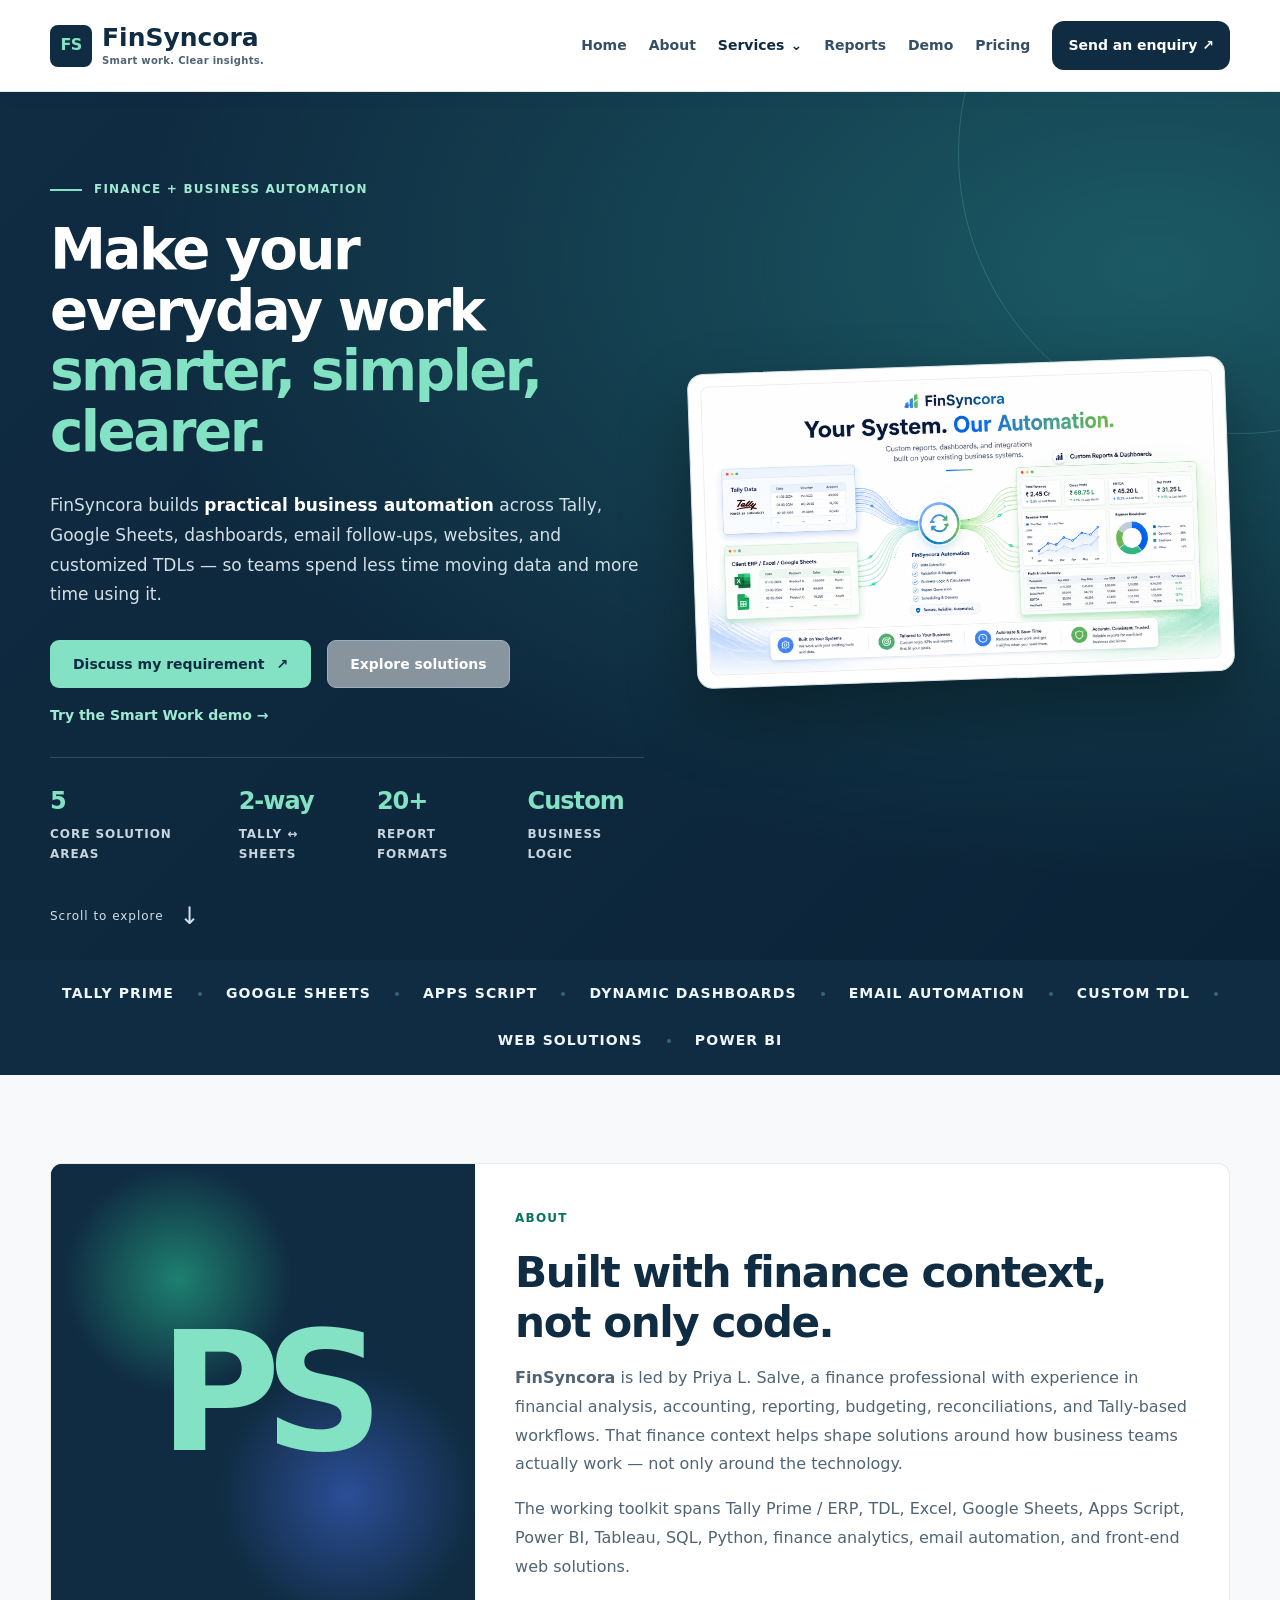
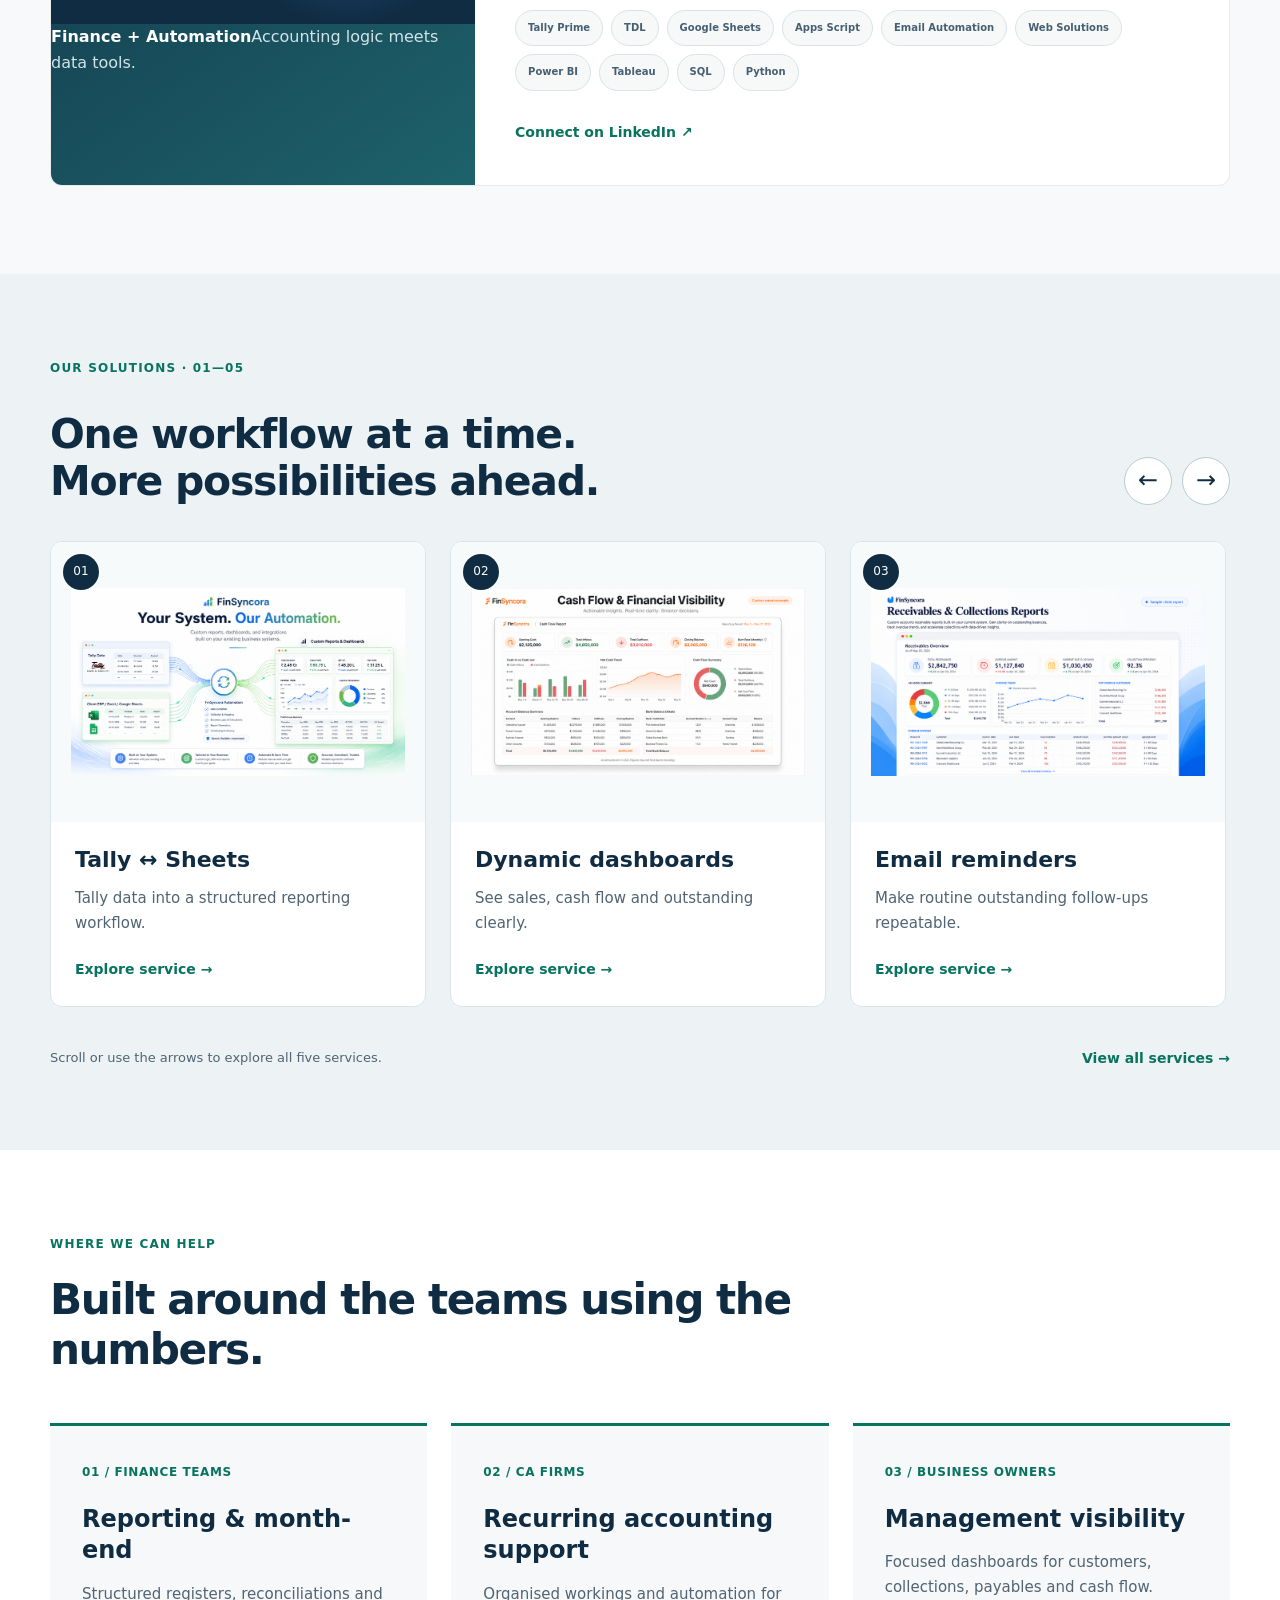
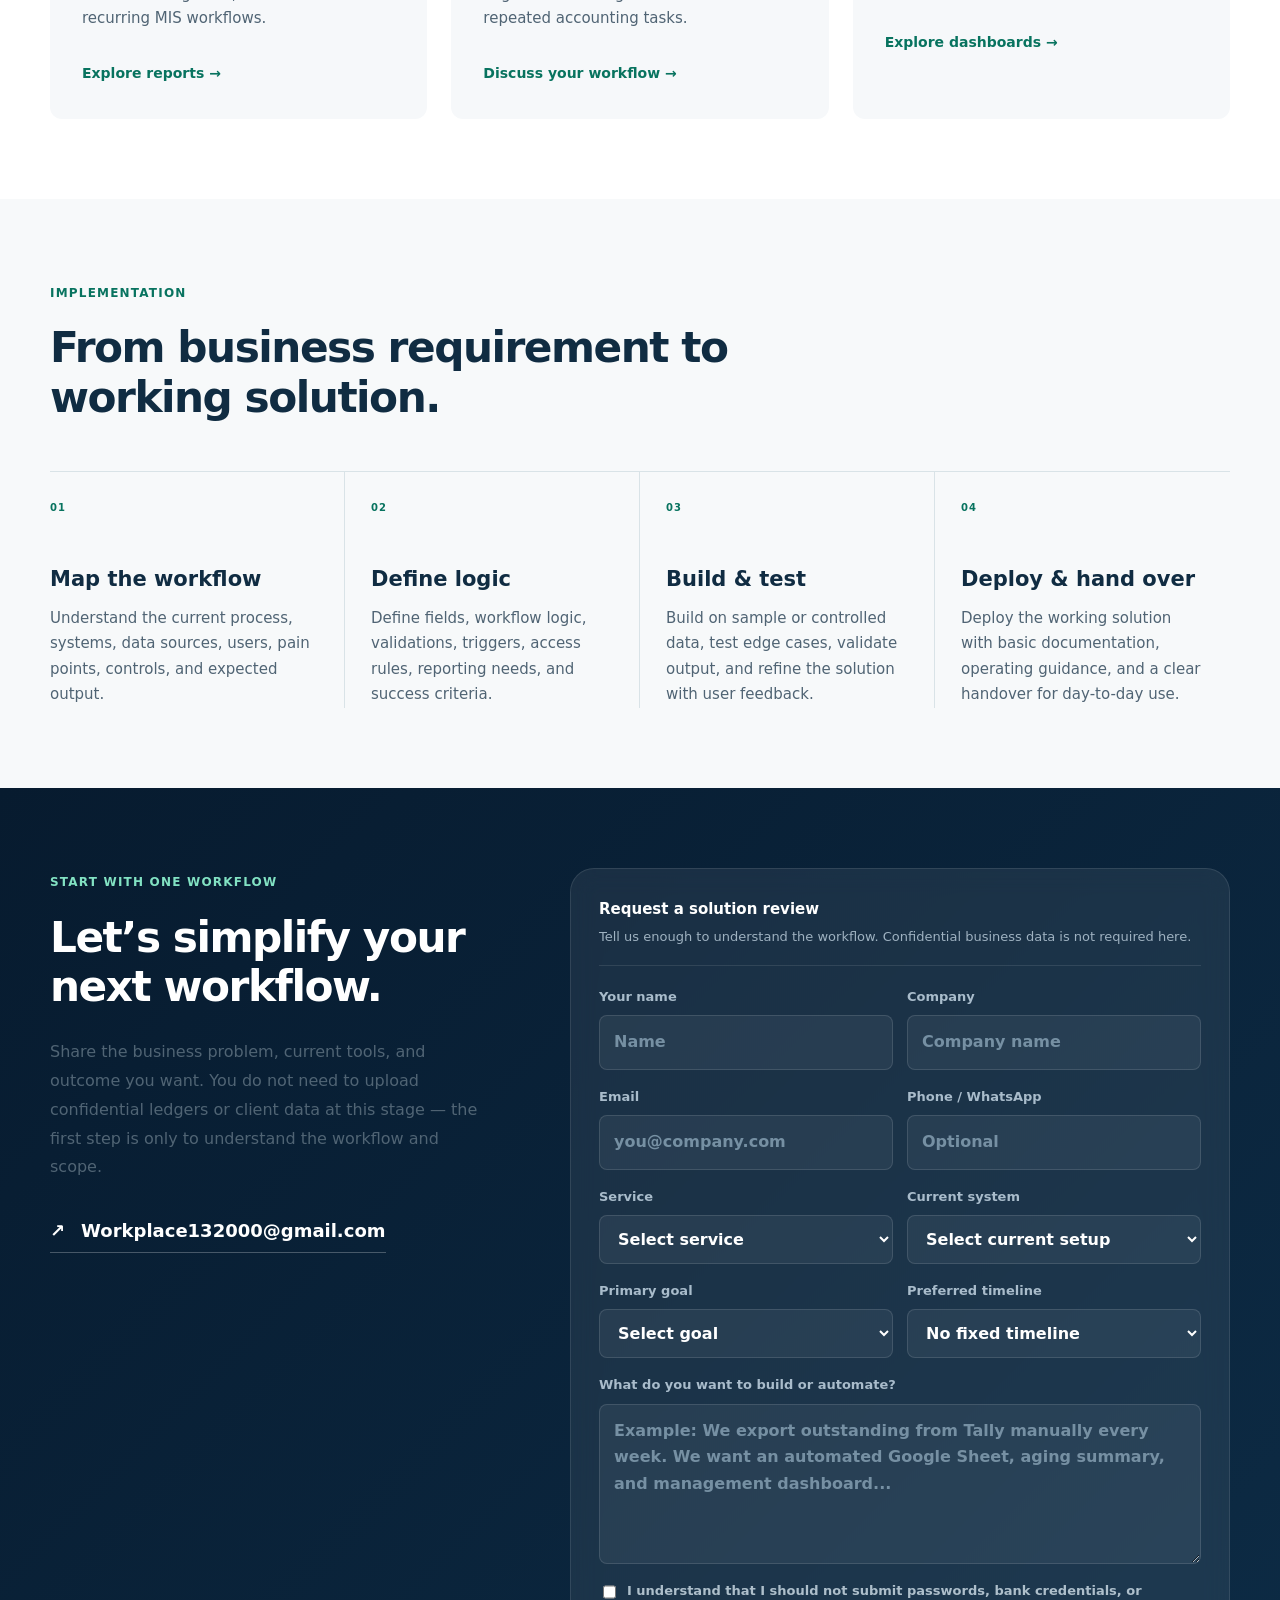
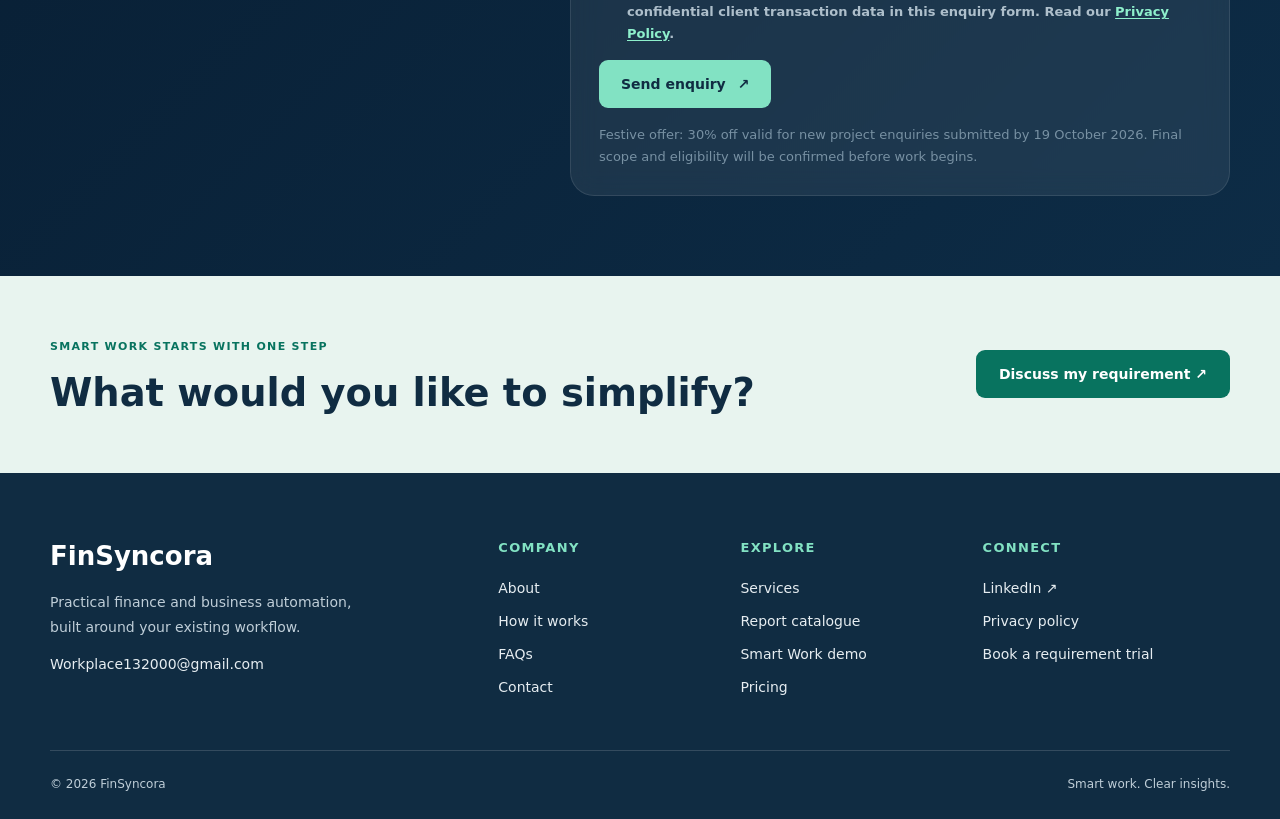
<file: index.html>
<!DOCTYPE html>
<html lang="en">
<head>
  <meta charset="UTF-8" />
  <meta name="viewport" content="width=device-width, initial-scale=1.0" />
  <meta name="description" content="FinSyncora provides Tally and Google Sheets integration, automated financial reports, dynamic dashboards, email follow-ups, website generation, customized TDL solutions, and practical business automation built on existing systems." />
  <meta name="theme-color" content="#091b2e" />
  <meta property="og:title" content="Business Automation & Finance Reporting | FinSyncora" />
  <meta property="og:description" content="Automate business workflows with Tally ↔ Google Sheets integration, dynamic dashboards, email reminders, website solutions, customized TDLs, and reporting automation." />
  <link rel="canonical" href="https://finsyncora.com/" />
  <meta property="og:url" content="https://finsyncora.com/" />
  <meta property="og:type" content="website" />
  <meta property="og:site_name" content="FinSyncora" />
  <meta property="og:image" content="https://finsyncora.com/automation-overview.png" />
  <meta property="og:image:alt" content="FinSyncora business automation dashboard preview" />
  <meta name="twitter:card" content="summary_large_image" />
  <meta name="twitter:title" content="FinSyncora | Business Solutions & Automation Services" />
  <meta name="twitter:description" content="Practical automation for Tally, Sheets, dashboards, follow-ups, websites, and customized TDLs." />
  <meta name="twitter:image" content="https://finsyncora.com/automation-overview.png" />
  <script type="application/ld+json">
  {"@context":"https://schema.org","@type":"ProfessionalService","name":"FinSyncora","url":"https://finsyncora.com/","email":"Workplace132000@gmail.com","description":"Business automation services including Tally and Google Sheets integration, dynamic dashboards, automated reports, email follow-ups, websites, and customized TDL solutions.","sameAs":["https://www.linkedin.com/in/priya-s-043b23216"],"areaServed":"India"}
  </script>
  <title>Business Automation & Finance Reporting | FinSyncora</title>
  <link rel="icon" href="favicon.svg" type="image/svg+xml" />
  <link rel="stylesheet" href="styles.css?v=20261013-professional" />
<link rel="stylesheet" href="professional.css?v=20261013-design2" />
<link rel="stylesheet" href="reference.css?v=20261013-design2" />
</head>
<body><a class="skip-link" href="#main-content">Skip to content</a><aside class="festive-offer" id="festiveOffer" aria-label="2026 festive offer">
    <div class="festive-offer__glow" aria-hidden="true"></div>
    <div class="festive-offer__copy">
      <span class="festive-offer__eyebrow">2026 Festive Season Offer</span>
      <strong>30% OFF</strong>
      <span>Janmashtami · Ganpati · Navratri</span>
    </div>
    <p>Start your business automation, dashboard, Tally-Sheets, or website project now. Valid through <b>19 October 2026</b>.</p>
    <div class="festive-offer__actions">
      <a class="btn festive-offer__cta service-choice" href="#contact" data-service-choice="Festive Offer — 30% Off">Claim 30% off <span>↗</span></a>
      <span class="festive-offer__countdown" id="offerCountdown" aria-live="polite"></span>
    </div>
    <button class="festive-offer__close" id="closeFestiveOffer" type="button" aria-label="Dismiss festive offer">×</button>
  </aside><header class="site-header" id="top"><a class="brand" href="index.html" aria-label="FinSyncora home"><span class="brand-mark">FS</span><span class="brand-copy"><strong>FinSyncora</strong><small>Smart work. Clear insights.</small></span></a><button class="menu-toggle" aria-controls="main-navigation" aria-label="Open navigation" aria-expanded="false"><span></span><span></span><span></span></button><nav class="nav" id="main-navigation" aria-label="Main navigation"><a href="index.html" aria-current="page">Home</a><a href="about.html">About</a><details class="nav-dropdown"><summary>Services <span aria-hidden="true">⌄</span></summary><div class="dropdown-panel"><a href="services.html">All services →</a><a href="services.html#solution-tally-sheets">Tally ↔ Sheets</a><a href="services.html#solution-dashboards">Dynamic dashboards</a><a href="services.html#solution-reminders">Email reminders</a><a href="services.html#solution-websites">Business websites</a><a href="services.html#solution-tdl">Custom TDL</a></div></details><a href="reports.html">Reports</a><a href="smart-work/">Demo</a><a href="pricing.html">Pricing</a><a class="nav-cta" href="contact.html">Send an enquiry ↗</a></nav></header><div class="scroll-progress" aria-hidden="true"></div><main id="main-content" tabindex="-1">    <section class="hero reference-hero">
      <div class="hero-copy reveal">
        <div class="eyebrow">FINANCE + BUSINESS AUTOMATION</div>
        <h1>Make your everyday work<br /><span class="gradient-text">smarter, simpler, clearer.</span></h1>
        <p class="hero-lead">FinSyncora builds <strong>practical business automation</strong> across Tally, Google Sheets, dashboards, email follow-ups, websites, and customized TDLs — so teams spend less time moving data and more time using it.</p>
        <div class="hero-actions">
          <a class="btn btn-primary" href="#contact">Discuss my requirement <span>↗</span></a>
          <a class="btn btn-ghost" href="services.html#services">Explore solutions</a><a class="text-link" href="smart-work/">Try the Smart Work demo →</a>
        </div>
        <div class="hero-proof" aria-label="Service highlights">
          <div><strong>5</strong><span>core solution areas</span></div>
          <div><strong>2-way</strong><span>Tally ↔ Sheets</span></div>
          <div><strong>20+</strong><span>report formats</span></div>
          <div><strong>Custom</strong><span>business logic</span></div>
        </div>
      </div>

      <div class="hero-visual reveal delay-1">
        <div class="hero-image-wrap">
          <img src="automation-overview.png" alt="FinSyncora custom automation built on existing client systems" class="hero-visual-image" fetchpriority="high" decoding="async" />
        </div>
      </div>
    <a class="hero-scroll" href="#about"><span>Scroll to explore</span><span aria-hidden="true">↓</span></a></section>    <section class="trust-strip" aria-label="Tools and capabilities">
      <div class="trust-track">
        <span>Tally Prime</span><i></i><span>Google Sheets</span><i></i><span>Apps Script</span><i></i><span>Dynamic Dashboards</span><i></i><span>Email Automation</span><i></i><span>Custom TDL</span><i></i><span>Web Solutions</span><i></i><span>Power BI</span>
      </div>
    </section>    <section id="about" class="about-section section-shell section-space">
      <div class="about-card reveal">
        <div class="about-visual">
          <div class="about-monogram">PS</div>
          <div class="about-stat"><strong>Finance + Automation</strong><span>Accounting logic meets data tools.</span></div>
        </div>
        <div class="about-copy">
          <div class="eyebrow">About</div>
          <h2>Built with finance context, not only code.</h2>
          <p><strong>FinSyncora</strong> is led by Priya L. Salve, a finance professional with experience in financial analysis, accounting, reporting, budgeting, reconciliations, and Tally-based workflows. That finance context helps shape solutions around how business teams actually work — not only around the technology.</p>
          <p>The working toolkit spans Tally Prime / ERP, TDL, Excel, Google Sheets, Apps Script, Power BI, Tableau, SQL, Python, finance analytics, email automation, and front-end web solutions.</p>
          <div class="skill-chips"><span>Tally Prime</span><span>TDL</span><span>Google Sheets</span><span>Apps Script</span><span>Email Automation</span><span>Web Solutions</span><span>Power BI</span><span>Tableau</span><span>SQL</span><span>Python</span></div>
          <a class="text-link" href="https://www.linkedin.com/in/priya-s-043b23216" target="_blank" rel="noopener noreferrer">Connect on LinkedIn ↗</a>
        </div>
      </div>
    </section><section class="service-showcase section-space" id="service-showcase"><div class="section-shell"><div class="showcase-heading"><div><div class="eyebrow">Our solutions · 01—05</div><h2>One workflow at a time.<br>More possibilities ahead.</h2></div><div class="carousel-controls"><button type="button" data-carousel-prev aria-label="Previous service">←</button><button type="button" data-carousel-next aria-label="Next service">→</button></div></div><div class="service-rail" aria-label="Explore Finsyncora services" tabindex="0"><article class="service-slide"><a href="services.html#solution-tally-sheets"><div class="slide-image"><img loading="lazy" src="automation-overview.png" decoding="async" alt="Illustrative Tally ↔ Sheets preview"><span class="slide-number">01</span></div><div class="slide-copy"><h3>Tally ↔ Sheets</h3><p>Tally data into a structured reporting workflow.</p><span class="text-link">Explore service →</span></div></a></article><article class="service-slide"><a href="services.html#solution-dashboards"><div class="slide-image"><img loading="lazy" src="cashflow-report.png" decoding="async" alt="Illustrative Dynamic dashboards preview"><span class="slide-number">02</span></div><div class="slide-copy"><h3>Dynamic dashboards</h3><p>See sales, cash flow and outstanding clearly.</p><span class="text-link">Explore service →</span></div></a></article><article class="service-slide"><a href="services.html#solution-reminders"><div class="slide-image"><img loading="lazy" src="receivables-report.png" decoding="async" alt="Illustrative Email reminders preview"><span class="slide-number">03</span></div><div class="slide-copy"><h3>Email reminders</h3><p>Make routine outstanding follow-ups repeatable.</p><span class="text-link">Explore service →</span></div></a></article><article class="service-slide"><a href="services.html#solution-websites"><div class="slide-image"><img loading="lazy" src="sales-report.png" decoding="async" alt="Illustrative Business websites preview"><span class="slide-number">04</span></div><div class="slide-copy"><h3>Business websites</h3><p>A clear digital presence built around enquiries.</p><span class="text-link">Explore service →</span></div></a></article><article class="service-slide"><a href="services.html#solution-tdl"><div class="slide-image"><img loading="lazy" src="payables-report.png" decoding="async" alt="Illustrative Custom TDL preview"><span class="slide-number">05</span></div><div class="slide-copy"><h3>Custom TDL</h3><p>Adapt Tally fields, controls and reports to your work.</p><span class="text-link">Explore service →</span></div></a></article></div><div class="rail-footer"><span>Scroll or use the arrows to explore all five services.</span><a class="text-link" href="services.html">View all services →</a></div></div></section><section class="audience-section section-space"><div class="section-shell"><div class="section-heading reveal"><div class="eyebrow">Where we can help</div><h2>Built around the teams using the numbers.</h2></div><div class="audience-grid"><article class="reveal"><span>01 / Finance teams</span><h3>Reporting & month-end</h3><p>Structured registers, reconciliations and recurring MIS workflows.</p><a href="reports.html">Explore reports →</a></article><article class="reveal"><span>02 / CA firms</span><h3>Recurring accounting support</h3><p>Organised workings and automation for repeated accounting tasks.</p><a href="contact.html">Discuss your workflow →</a></article><article class="reveal"><span>03 / Business owners</span><h3>Management visibility</h3><p>Focused dashboards for customers, collections, payables and cash flow.</p><a href="services.html#solution-dashboards">Explore dashboards →</a></article></div></div></section>    <section id="process" class="process-section section-space">
      <div class="section-shell">
        <div class="section-heading reveal"><div class="eyebrow">Implementation</div><h2>From business requirement to working solution.</h2></div>
        <div class="process-grid">
          <article class="process-step reveal"><span>01</span><h3>Map the workflow</h3><p>Understand the current process, systems, data sources, users, pain points, controls, and expected output.</p></article>
          <article class="process-step reveal delay-1"><span>02</span><h3>Define logic</h3><p>Define fields, workflow logic, validations, triggers, access rules, reporting needs, and success criteria.</p></article>
          <article class="process-step reveal delay-2"><span>03</span><h3>Build & test</h3><p>Build on sample or controlled data, test edge cases, validate output, and refine the solution with user feedback.</p></article>
          <article class="process-step reveal delay-3"><span>04</span><h3>Deploy & hand over</h3><p>Deploy the working solution with basic documentation, operating guidance, and a clear handover for day-to-day use.</p></article>
        </div>
      </div>
    </section>    <section id="contact" class="contact-section section-space">
      <div class="section-shell contact-grid">
        <div class="contact-copy reveal">
          <div class="eyebrow">Start with one workflow</div>
          <h2>Let’s simplify your next workflow.</h2>
          <p>Share the business problem, current tools, and outcome you want. You do not need to upload confidential ledgers or client data at this stage — the first step is only to understand the workflow and scope.</p>
          <a class="contact-email" href="mailto:Workplace132000@gmail.com"><span>↗</span> Workplace132000@gmail.com</a>
        </div>
        <form class="contact-form reveal delay-1" id="projectForm" aria-describedby="formStatus">
          <div class="form-intro"><strong>Request a solution review</strong><span>Tell us enough to understand the workflow. Confidential business data is not required here.</span></div>
          <div class="field-row"><label>Your name<input name="name" required placeholder="Name" autocomplete="name" /></label><label>Company<input name="company" placeholder="Company name" autocomplete="organization" /></label></div>
          <div class="field-row"><label>Email<input name="email" type="email" required placeholder="you@company.com" autocomplete="email" /></label><label>Phone / WhatsApp<input name="phone" type="tel" placeholder="Optional" autocomplete="tel" /></label></div>
          <div class="field-row"><label>Service<select name="service" required><option value="">Select service</option><option>Tally ↔ Google Sheets Integration</option><option>Dynamic Dashboards</option><option>Automated Reports / MIS</option><option>Auto Email Reminders</option><option>Website Generation</option><option>Customized TDLs</option><option>Custom Business Automation</option><option>Festive Offer — 30% Off</option><option>Book a Trial — ₹1,999</option></select></label><label>Current system<select name="currentSystem"><option value="">Select current setup</option><option>Tally Prime / ERP</option><option>Google Sheets</option><option>Excel</option><option>Power BI / Tableau</option><option>ERP / CRM</option><option>Multiple systems</option><option>Other</option></select></label></div>
          <div class="field-row"><label>Primary goal<select name="goal"><option value="">Select goal</option><option>Reduce manual work</option><option>Automate reporting</option><option>Build management dashboard</option><option>Improve receivables / collections</option><option>Improve payables / cash visibility</option><option>Connect Tally with Sheets</option><option>Automate email follow-ups</option><option>Other</option></select></label><label>Preferred timeline<select name="timeline"><option value="">No fixed timeline</option><option>As soon as practical</option><option>Within 2–4 weeks</option><option>Within 1–2 months</option><option>Planning / exploring</option></select></label></div>
          <label>What do you want to build or automate?<textarea name="details" rows="5" placeholder="Example: We export outstanding from Tally manually every week. We want an automated Google Sheet, aging summary, and management dashboard..."></textarea></label>
          <label class="privacy-check"><input type="checkbox" name="privacyConsent" required /><span>I understand that I should not submit passwords, bank credentials, or confidential client transaction data in this enquiry form. Read our <a href="privacy.html">Privacy Policy</a>.</span></label>
          <input class="honeypot" type="text" name="website" tabindex="-1" autocomplete="off" aria-hidden="true" />
          <button class="btn form-submit" type="submit">Send enquiry <span>↗</span></button>
          <small class="form-note" id="formStatus" aria-live="polite">Festive offer: 30% off valid for new project enquiries submitted by 19 October 2026. Final scope and eligibility will be confirmed before work begins.</small>
        </form>
      </div>
    </section><section class="closing-cta"><div class="section-shell"><div><span>SMART WORK STARTS WITH ONE STEP</span><h2>What would you like to simplify?</h2></div><a class="btn btn-primary" href="contact.html">Discuss my requirement ↗</a></div></section></main><footer class="footer reference-footer"><div class="section-shell footer-columns"><div><a class="footer-brand" href="index.html">FinSyncora</a><p>Practical finance and business automation, built around your existing workflow.</p><a href="mailto:Workplace132000@gmail.com">Workplace132000@gmail.com</a></div><div><h2>Company</h2><a href="about.html">About</a><a href="how-it-works.html">How it works</a><a href="faq.html">FAQs</a><a href="contact.html">Contact</a></div><div><h2>Explore</h2><a href="services.html">Services</a><a href="reports.html">Report catalogue</a><a href="smart-work/">Smart Work demo</a><a href="pricing.html">Pricing</a></div><div><h2>Connect</h2><a href="https://www.linkedin.com/in/priya-s-043b23216" target="_blank" rel="noopener noreferrer">LinkedIn ↗</a><a href="privacy.html">Privacy policy</a><a href="trial-payment.html">Book a requirement trial</a></div></div><div class="section-shell footer-bottom"><span>© <span id="year"></span> FinSyncora</span><span>Smart work. Clear insights.</span></div></footer><a class="back-to-top" href="#top" aria-label="Back to top">↑</a><script src="script.js?v=20261013-design2"></script></body></html>
</file>
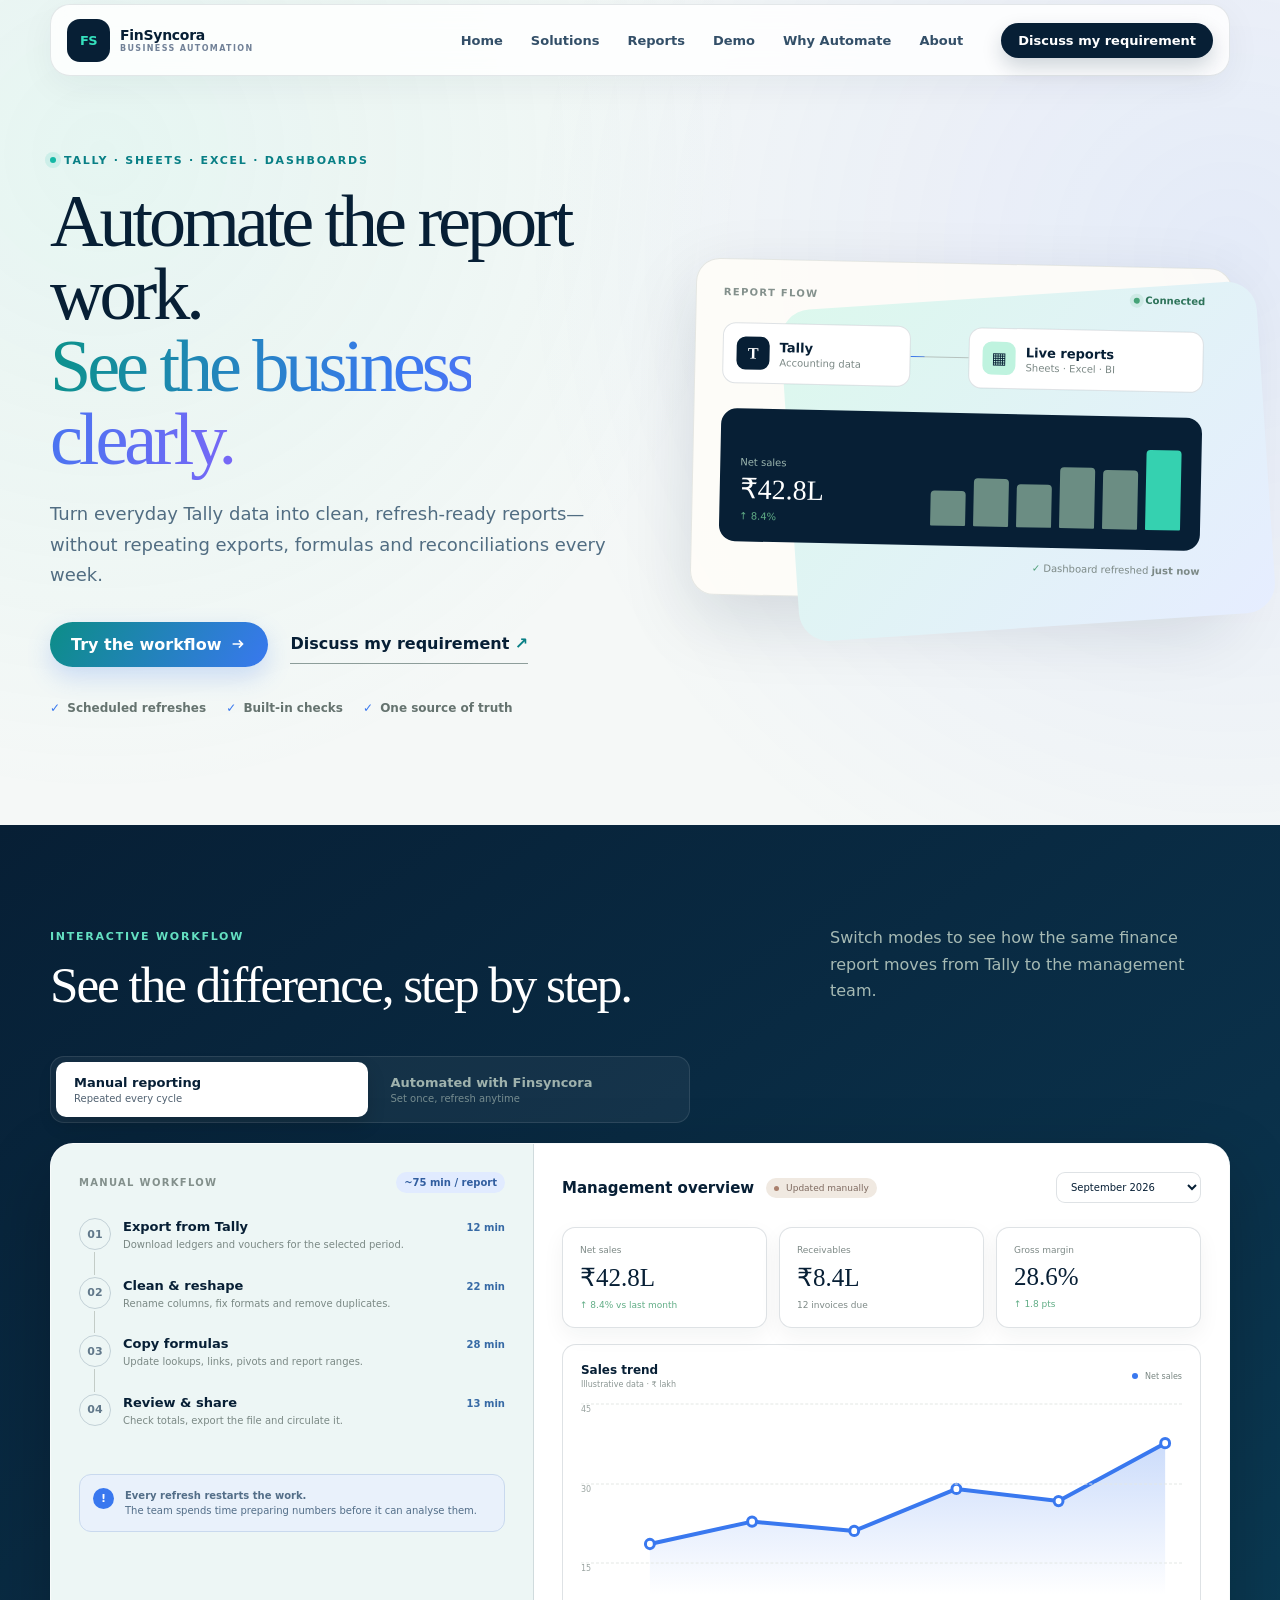
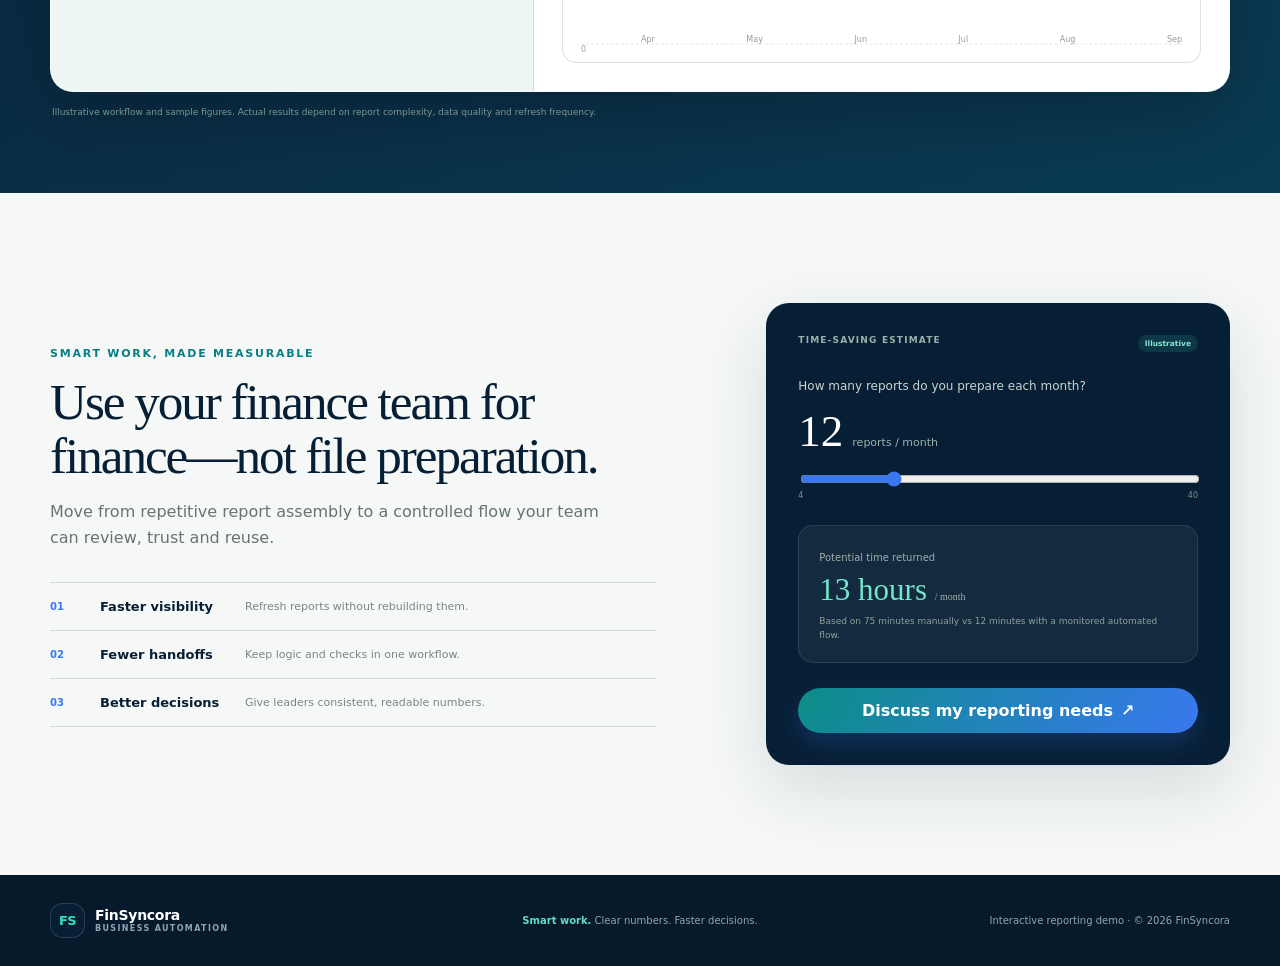
<file: smart-work/index.html>
<!doctype html>
<html lang="en">
  <head>
    <meta charset="UTF-8" />
    <meta name="viewport" content="width=device-width, initial-scale=1.0" />
    <meta
      name="description"
      content="FinSyncora turns Tally data into always-ready Google Sheets, Excel reports and management dashboards."
    />
    <meta name="theme-color" content="#071f35" />
    <link rel="canonical" href="https://finsyncora.com/smart-work/" />
    <meta property="og:title" content="FinSyncora Smart Work Demo" />
    <meta property="og:description" content="Compare manual Tally reporting with a refresh-ready automated workflow and estimate potential time savings." />
    <meta property="og:url" content="https://finsyncora.com/smart-work/" />
    <meta property="og:type" content="website" />
    <link rel="icon" href="../favicon.svg" type="image/svg+xml" />
    <title>FinSyncora — Smart work for finance teams</title>
    <link rel="stylesheet" href="./styles.css" />
  </head>
  <body>
    <header class="site-header">
      <a class="brand" href="../#top" aria-label="FinSyncora home">
        <span class="brand-mark" aria-hidden="true">FS</span>
        <span class="brand-copy"><strong>FinSyncora</strong><small>BUSINESS AUTOMATION</small></span>
      </a>
      <nav aria-label="Primary navigation">
        <a href="../#top">Home</a>
        <a href="../#services">Solutions</a>
        <a href="../#integrations">Reports</a>
        <a href="./" aria-current="page">Demo</a>
        <a href="../#impact">Why Automate</a>
        <a href="../#about">About</a>
      </nav>
      <a class="button button-small button-header" href="../#contact">Discuss my requirement</a>
    </header>

    <main id="top">
      <section class="hero" aria-labelledby="hero-title">
        <div class="hero-copy">
          <span class="eyebrow"><i></i> TALLY · SHEETS · EXCEL · DASHBOARDS</span>
          <h1 id="hero-title">Automate the report work.<br /><em>See the business clearly.</em></h1>
          <p>
            Turn everyday Tally data into clean, refresh-ready reports—without repeating exports,
            formulas and reconciliations every week.
          </p>
          <div class="hero-actions">
            <a class="button button-primary" href="#workflow">
              Try the workflow
              <svg viewBox="0 0 20 20" aria-hidden="true"><path d="M4 10h11m-4-4 4 4-4 4" /></svg>
            </a>
            <a class="text-button" href="../#contact">Discuss my requirement <span>↗</span></a>
          </div>
          <div class="proof-row" aria-label="Key capabilities">
            <span><b>✓</b> Scheduled refreshes</span>
            <span><b>✓</b> Built-in checks</span>
            <span><b>✓</b> One source of truth</span>
          </div>
        </div>

        <div class="hero-visual" aria-label="Illustration of connected reporting tools">
          <div class="visual-topline">
            <span>REPORT FLOW</span>
            <span class="live-dot">Connected</span>
          </div>
          <div class="data-flow">
            <div class="source-card">
              <span class="source-icon">T</span>
              <div><strong>Tally</strong><small>Accounting data</small></div>
            </div>
            <div class="flow-line"><i></i></div>
            <div class="source-card output-card">
              <span class="source-icon sheet-icon">▦</span>
              <div><strong>Live reports</strong><small>Sheets · Excel · BI</small></div>
            </div>
          </div>
          <div class="mini-dashboard">
            <div class="mini-metric">
              <span>Net sales</span><strong>₹42.8L</strong><small class="positive">↑ 8.4%</small>
            </div>
            <div class="mini-chart" aria-hidden="true">
              <i style="--h: 38%"></i><i style="--h: 52%"></i><i style="--h: 46%"></i>
              <i style="--h: 66%"></i><i style="--h: 63%"></i><i style="--h: 86%"></i>
            </div>
          </div>
          <div class="sync-note"><span>✓</span> Dashboard refreshed <b>just now</b></div>
        </div>
      </section>

      <section class="workflow-section" id="workflow" aria-labelledby="workflow-title">
        <div class="section-heading">
          <div>
            <span class="eyebrow eyebrow-light">INTERACTIVE WORKFLOW</span>
            <h2 id="workflow-title">See the difference, step by step.</h2>
          </div>
          <p>Switch modes to see how the same finance report moves from Tally to the management team.</p>
        </div>

        <div class="mode-switcher" role="tablist" aria-label="Reporting workflow mode">
          <button id="manual-tab" class="mode-button is-active" role="tab" aria-selected="true" aria-controls="workflow-panel" data-mode="manual">
            <span>Manual reporting</span><small>Repeated every cycle</small>
          </button>
          <button id="auto-tab" class="mode-button" role="tab" aria-selected="false" aria-controls="workflow-panel" data-mode="automated">
            <span>Automated with Finsyncora</span><small>Set once, refresh anytime</small>
          </button>
        </div>

        <div class="workflow-board" id="workflow-panel" role="tabpanel" aria-live="polite">
          <div class="steps-panel">
            <div class="panel-label">
              <span id="mode-label">MANUAL WORKFLOW</span>
              <span class="time-pill" id="time-pill">~75 min / report</span>
            </div>
            <ol class="step-list" id="step-list"></ol>
            <div class="workflow-summary" id="workflow-summary">
              <span class="summary-icon">!</span>
              <p><strong>Every refresh restarts the work.</strong><br />The team spends time preparing numbers before it can analyse them.</p>
            </div>
          </div>

          <div class="output-panel">
            <div class="dashboard-toolbar">
              <div>
                <span class="panel-label-title">Management overview</span>
                <span class="freshness" id="freshness"><i></i> Updated manually</span>
              </div>
              <select id="period-select" aria-label="Dashboard period">
                <option value="sep">September 2026</option>
                <option value="aug">August 2026</option>
                <option value="jul">July 2026</option>
              </select>
            </div>

            <div class="metric-grid">
              <article class="metric-card">
                <span>Net sales</span>
                <strong id="sales-value">₹42.8L</strong>
                <small id="sales-change" class="positive">↑ 8.4% vs last month</small>
              </article>
              <article class="metric-card">
                <span>Receivables</span>
                <strong id="receivable-value">₹8.4L</strong>
                <small id="receivable-change">12 invoices due</small>
              </article>
              <article class="metric-card">
                <span>Gross margin</span>
                <strong id="margin-value">28.6%</strong>
                <small id="margin-change" class="positive">↑ 1.8 pts</small>
              </article>
            </div>

            <div class="chart-card">
              <div class="chart-heading">
                <div><strong>Sales trend</strong><small>Illustrative data · ₹ lakh</small></div>
                <span><i></i> Net sales</span>
              </div>
              <div class="chart-area" aria-label="Illustrative six-month sales chart">
                <span class="grid-line" style="--y: 0%">45</span>
                <span class="grid-line" style="--y: 33%">30</span>
                <span class="grid-line" style="--y: 66%">15</span>
                <span class="grid-line" style="--y: 100%">0</span>
                <svg viewBox="0 0 600 210" preserveAspectRatio="none" role="img" aria-label="Sales increased from 25 to 43 lakh across six months">
                  <defs>
                    <linearGradient id="areaFill" x1="0" y1="0" x2="0" y2="1">
                      <stop offset="0" stop-color="#3978ef" stop-opacity=".26" />
                      <stop offset="1" stop-color="#3978ef" stop-opacity="0" />
                    </linearGradient>
                  </defs>
                  <path class="area-path" d="M10 150 L125 126 L240 136 L355 91 L470 104 L590 42 L590 205 L10 205 Z" />
                  <path class="line-path" d="M10 150 L125 126 L240 136 L355 91 L470 104 L590 42" />
                  <g class="chart-dots"><circle cx="10" cy="150" r="5"/><circle cx="125" cy="126" r="5"/><circle cx="240" cy="136" r="5"/><circle cx="355" cy="91" r="5"/><circle cx="470" cy="104" r="5"/><circle cx="590" cy="42" r="5"/></g>
                </svg>
                <div class="x-labels"><span>Apr</span><span>May</span><span>Jun</span><span>Jul</span><span>Aug</span><span>Sep</span></div>
              </div>
            </div>
          </div>
        </div>
        <p class="demo-disclaimer">Illustrative workflow and sample figures. Actual results depend on report complexity, data quality and refresh frequency.</p>
      </section>

      <section class="impact-section" id="impact" aria-labelledby="impact-title">
        <div class="impact-copy">
          <span class="eyebrow">SMART WORK, MADE MEASURABLE</span>
          <h2 id="impact-title">Use your finance team for finance—not file preparation.</h2>
          <p>Move from repetitive report assembly to a controlled flow your team can review, trust and reuse.</p>
          <div class="benefit-list">
            <span><i>01</i><b>Faster visibility</b><small>Refresh reports without rebuilding them.</small></span>
            <span><i>02</i><b>Fewer handoffs</b><small>Keep logic and checks in one workflow.</small></span>
            <span><i>03</i><b>Better decisions</b><small>Give leaders consistent, readable numbers.</small></span>
          </div>
        </div>

        <div class="calculator-card">
          <div class="calculator-heading">
            <span>TIME-SAVING ESTIMATE</span>
            <small>Illustrative</small>
          </div>
          <label for="report-range">How many reports do you prepare each month?</label>
          <div class="range-value"><strong id="report-count">12</strong><span>reports / month</span></div>
          <input id="report-range" type="range" min="4" max="40" step="1" value="12" />
          <div class="range-labels"><span>4</span><span>40</span></div>
          <div class="saving-result">
            <span>Potential time returned</span>
            <strong><b id="hours-saved">13</b> hours <small>/ month</small></strong>
            <p>Based on 75 minutes manually vs 12 minutes with a monitored automated flow.</p>
          </div>
          <a class="button button-primary button-full" href="../#contact">Discuss my reporting needs <span>↗</span></a>
        </div>
      </section>
    </main>

    <footer>
      <a class="brand footer-brand" href="../#top"><span class="brand-mark" aria-hidden="true">FS</span><span class="brand-copy"><strong>FinSyncora</strong><small>BUSINESS AUTOMATION</small></span></a>
      <p><strong>Smart work.</strong> Clear numbers. Faster decisions.</p>
      <span>Interactive reporting demo · © 2026 FinSyncora</span>
    </footer>


    <script src="./script.js"></script>
  </body>
</html>
</file>
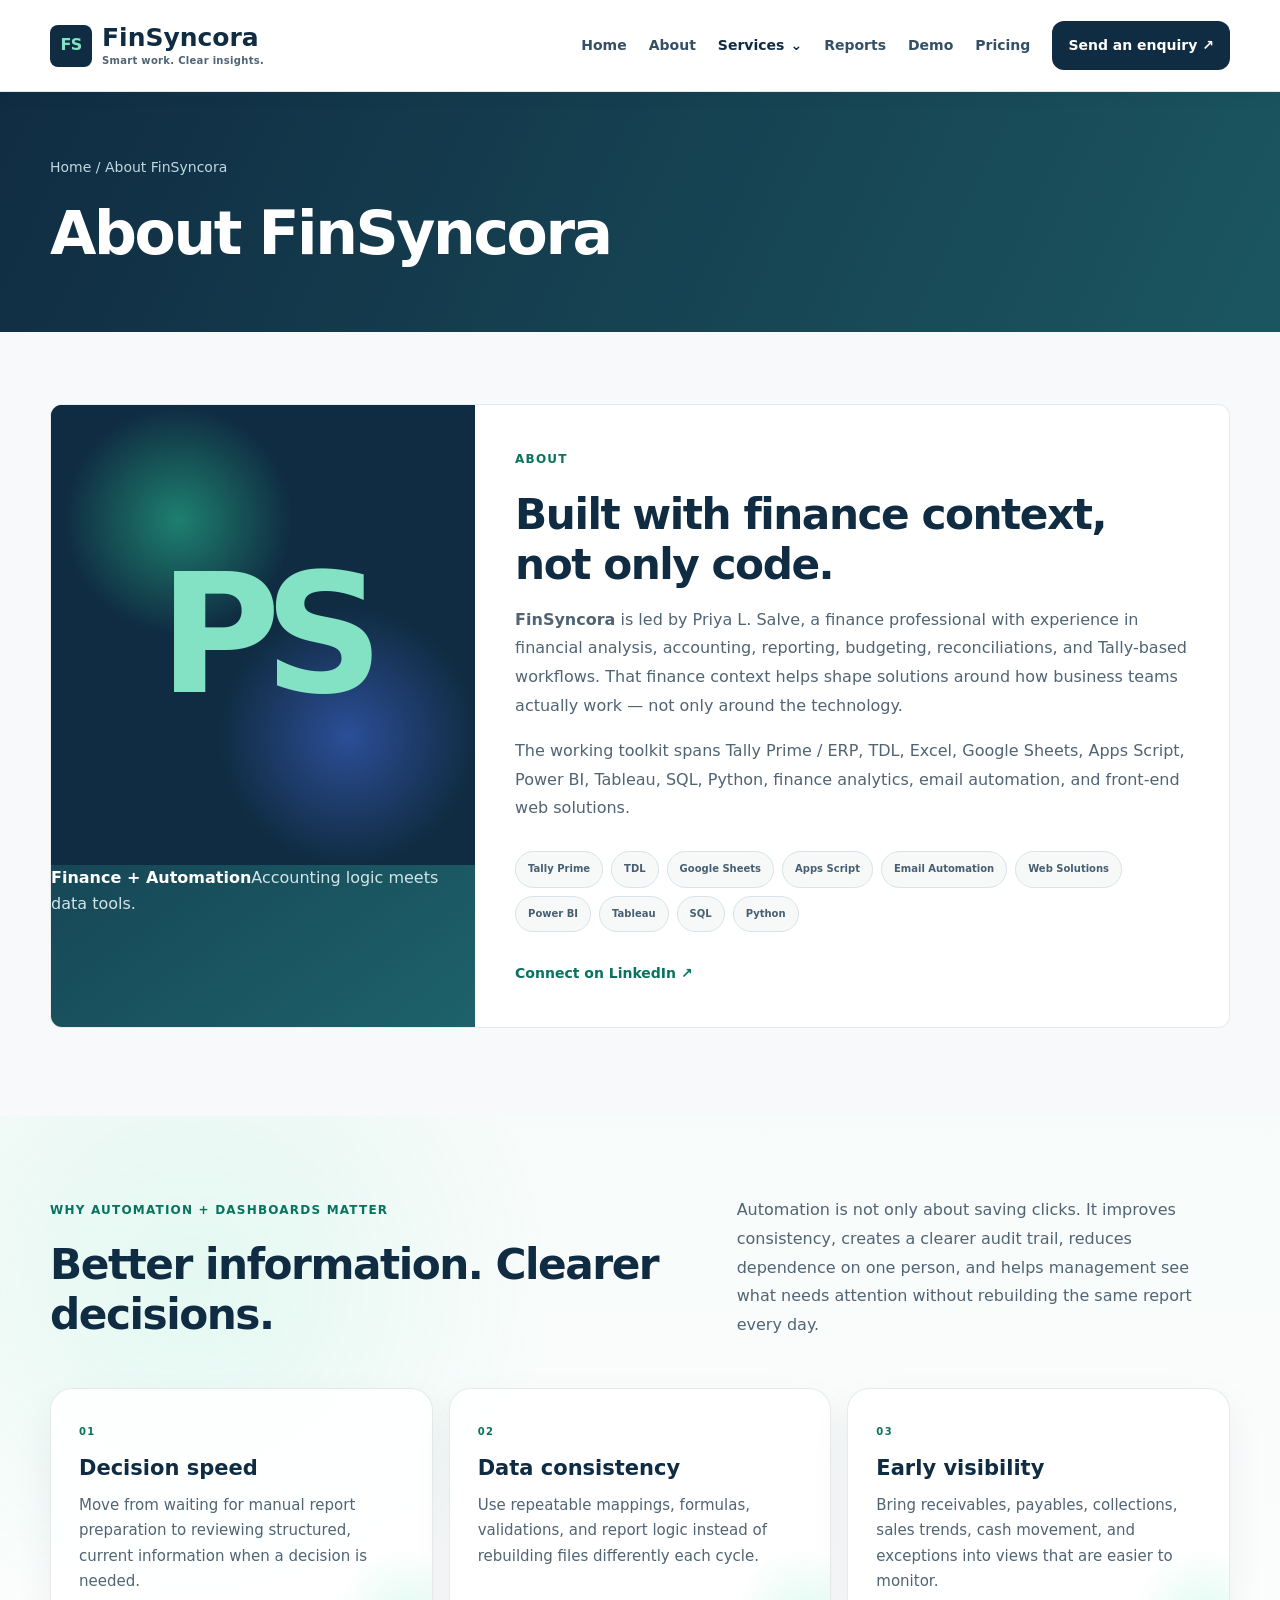
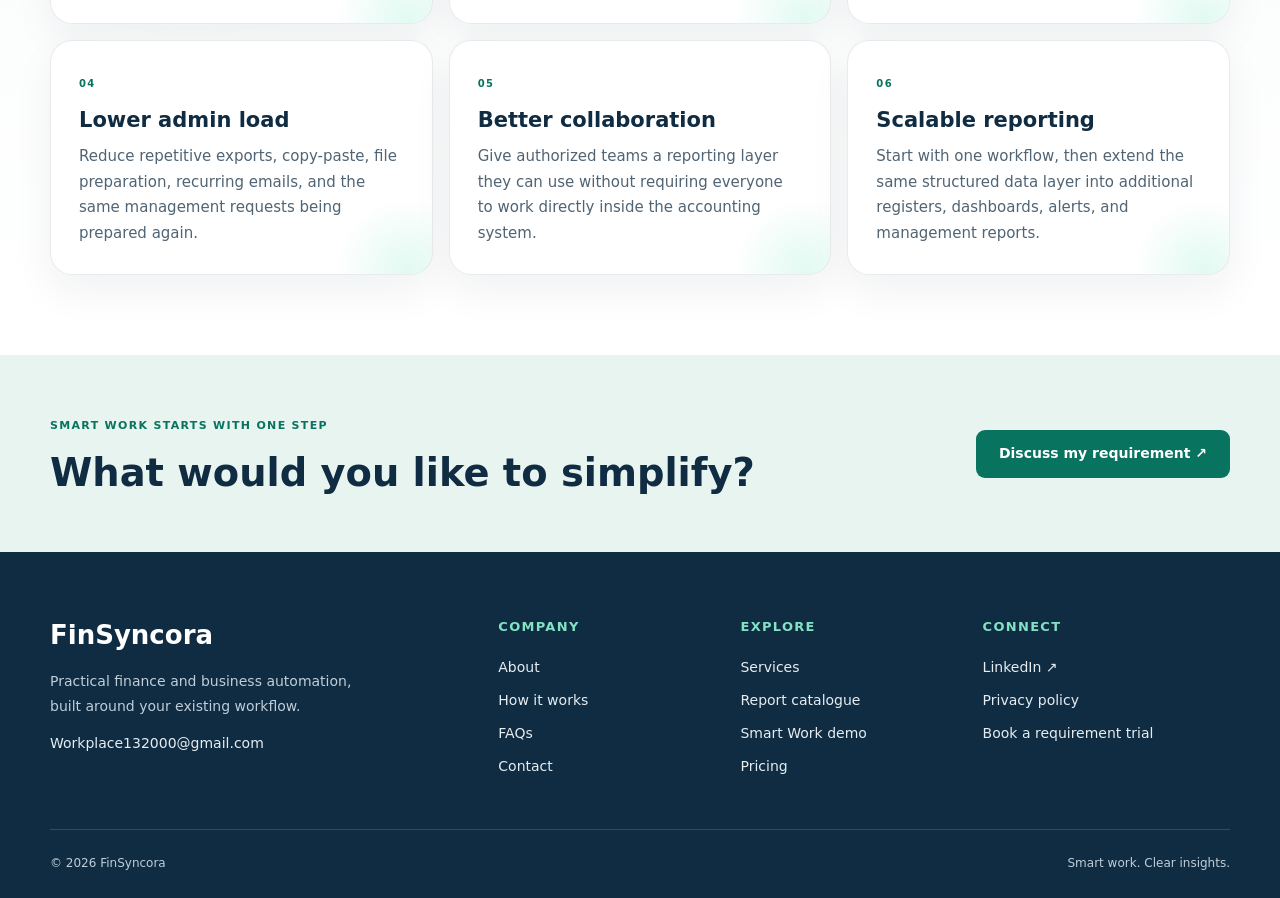
<file: about.html>
<!DOCTYPE html>
<html lang="en">
<head>
  <meta charset="UTF-8" />
  <meta name="viewport" content="width=device-width, initial-scale=1.0" />
  <meta name="description" content="FinSyncora provides Tally and Google Sheets integration, automated financial reports, dynamic dashboards, email follow-ups, website generation, customized TDL solutions, and practical business automation built on existing systems." />
  <meta name="theme-color" content="#091b2e" />
  <meta property="og:title" content="About FinSyncora | FinSyncora" />
  <meta property="og:description" content="Automate business workflows with Tally ↔ Google Sheets integration, dynamic dashboards, email reminders, website solutions, customized TDLs, and reporting automation." />
  <link rel="canonical" href="https://finsyncora.com/about.html" />
  <meta property="og:url" content="https://finsyncora.com/about.html" />
  <meta property="og:type" content="website" />
  <meta property="og:site_name" content="FinSyncora" />
  <meta property="og:image" content="https://finsyncora.com/automation-overview.png" />
  <meta property="og:image:alt" content="FinSyncora business automation dashboard preview" />
  <meta name="twitter:card" content="summary_large_image" />
  <meta name="twitter:title" content="FinSyncora | Business Solutions & Automation Services" />
  <meta name="twitter:description" content="Practical automation for Tally, Sheets, dashboards, follow-ups, websites, and customized TDLs." />
  <meta name="twitter:image" content="https://finsyncora.com/automation-overview.png" />
  <script type="application/ld+json">
  {"@context":"https://schema.org","@type":"ProfessionalService","name":"FinSyncora","url":"https://finsyncora.com/","email":"Workplace132000@gmail.com","description":"Business automation services including Tally and Google Sheets integration, dynamic dashboards, automated reports, email follow-ups, websites, and customized TDL solutions.","sameAs":["https://www.linkedin.com/in/priya-s-043b23216"],"areaServed":"India"}
  </script>
  <title>About FinSyncora | FinSyncora</title>
  <link rel="icon" href="favicon.svg" type="image/svg+xml" />
  <link rel="stylesheet" href="styles.css?v=20261013-professional" />
<link rel="stylesheet" href="professional.css?v=20261013-design2" />
<link rel="stylesheet" href="reference.css?v=20261013-design2" />
</head>
<body><a class="skip-link" href="#main-content">Skip to content</a><aside class="festive-offer" id="festiveOffer" aria-label="2026 festive offer">
    <div class="festive-offer__glow" aria-hidden="true"></div>
    <div class="festive-offer__copy">
      <span class="festive-offer__eyebrow">2026 Festive Season Offer</span>
      <strong>30% OFF</strong>
      <span>Janmashtami · Ganpati · Navratri</span>
    </div>
    <p>Start your business automation, dashboard, Tally-Sheets, or website project now. Valid through <b>19 October 2026</b>.</p>
    <div class="festive-offer__actions">
      <a class="btn festive-offer__cta service-choice" href="contact.html#contact" data-service-choice="Festive Offer — 30% Off">Claim 30% off <span>↗</span></a>
      <span class="festive-offer__countdown" id="offerCountdown" aria-live="polite"></span>
    </div>
    <button class="festive-offer__close" id="closeFestiveOffer" type="button" aria-label="Dismiss festive offer">×</button>
  </aside><header class="site-header" id="top"><a class="brand" href="index.html" aria-label="FinSyncora home"><span class="brand-mark">FS</span><span class="brand-copy"><strong>FinSyncora</strong><small>Smart work. Clear insights.</small></span></a><button class="menu-toggle" aria-controls="main-navigation" aria-label="Open navigation" aria-expanded="false"><span></span><span></span><span></span></button><nav class="nav" id="main-navigation" aria-label="Main navigation"><a href="index.html">Home</a><a href="about.html" aria-current="page">About</a><details class="nav-dropdown"><summary>Services <span aria-hidden="true">⌄</span></summary><div class="dropdown-panel"><a href="services.html">All services →</a><a href="services.html#solution-tally-sheets">Tally ↔ Sheets</a><a href="services.html#solution-dashboards">Dynamic dashboards</a><a href="services.html#solution-reminders">Email reminders</a><a href="services.html#solution-websites">Business websites</a><a href="services.html#solution-tdl">Custom TDL</a></div></details><a href="reports.html">Reports</a><a href="smart-work/">Demo</a><a href="pricing.html">Pricing</a><a class="nav-cta" href="contact.html">Send an enquiry ↗</a></nav></header><div class="scroll-progress" aria-hidden="true"></div><main id="main-content" tabindex="-1"><section class="page-banner"><div class="section-shell"><p><a href="index.html">Home</a> / About FinSyncora</p><h1>About FinSyncora</h1></div></section>    <section id="about" class="about-section section-shell section-space">
      <div class="about-card reveal">
        <div class="about-visual">
          <div class="about-monogram">PS</div>
          <div class="about-stat"><strong>Finance + Automation</strong><span>Accounting logic meets data tools.</span></div>
        </div>
        <div class="about-copy">
          <div class="eyebrow">About</div>
          <h2>Built with finance context, not only code.</h2>
          <p><strong>FinSyncora</strong> is led by Priya L. Salve, a finance professional with experience in financial analysis, accounting, reporting, budgeting, reconciliations, and Tally-based workflows. That finance context helps shape solutions around how business teams actually work — not only around the technology.</p>
          <p>The working toolkit spans Tally Prime / ERP, TDL, Excel, Google Sheets, Apps Script, Power BI, Tableau, SQL, Python, finance analytics, email automation, and front-end web solutions.</p>
          <div class="skill-chips"><span>Tally Prime</span><span>TDL</span><span>Google Sheets</span><span>Apps Script</span><span>Email Automation</span><span>Web Solutions</span><span>Power BI</span><span>Tableau</span><span>SQL</span><span>Python</span></div>
          <a class="text-link" href="https://www.linkedin.com/in/priya-s-043b23216" target="_blank" rel="noopener noreferrer">Connect on LinkedIn ↗</a>
        </div>
      </div>
    </section>    <section id="impact" class="impact-section section-space">
      <div class="section-shell">
        <div class="section-heading split-heading reveal">
          <div>
            <div class="eyebrow">Why automation + dashboards matter</div>
            <h2>Better information. Clearer decisions.</h2>
          </div>
          <p>Automation is not only about saving clicks. It improves consistency, creates a clearer audit trail, reduces dependence on one person, and helps management see what needs attention without rebuilding the same report every day.</p>
        </div>
        <div class="impact-grid">
          <article class="impact-card reveal"><span>01</span><h3>Decision speed</h3><p>Move from waiting for manual report preparation to reviewing structured, current information when a decision is needed.</p></article>
          <article class="impact-card reveal delay-1"><span>02</span><h3>Data consistency</h3><p>Use repeatable mappings, formulas, validations, and report logic instead of rebuilding files differently each cycle.</p></article>
          <article class="impact-card reveal delay-2"><span>03</span><h3>Early visibility</h3><p>Bring receivables, payables, collections, sales trends, cash movement, and exceptions into views that are easier to monitor.</p></article>
          <article class="impact-card reveal"><span>04</span><h3>Lower admin load</h3><p>Reduce repetitive exports, copy-paste, file preparation, recurring emails, and the same management requests being prepared again.</p></article>
          <article class="impact-card reveal delay-1"><span>05</span><h3>Better collaboration</h3><p>Give authorized teams a reporting layer they can use without requiring everyone to work directly inside the accounting system.</p></article>
          <article class="impact-card reveal delay-2"><span>06</span><h3>Scalable reporting</h3><p>Start with one workflow, then extend the same structured data layer into additional registers, dashboards, alerts, and management reports.</p></article>
        </div>
      </div>
    </section><section class="closing-cta"><div class="section-shell"><div><span>SMART WORK STARTS WITH ONE STEP</span><h2>What would you like to simplify?</h2></div><a class="btn btn-primary" href="contact.html">Discuss my requirement ↗</a></div></section></main><footer class="footer reference-footer"><div class="section-shell footer-columns"><div><a class="footer-brand" href="index.html">FinSyncora</a><p>Practical finance and business automation, built around your existing workflow.</p><a href="mailto:Workplace132000@gmail.com">Workplace132000@gmail.com</a></div><div><h2>Company</h2><a href="about.html">About</a><a href="how-it-works.html">How it works</a><a href="faq.html">FAQs</a><a href="contact.html">Contact</a></div><div><h2>Explore</h2><a href="services.html">Services</a><a href="reports.html">Report catalogue</a><a href="smart-work/">Smart Work demo</a><a href="pricing.html">Pricing</a></div><div><h2>Connect</h2><a href="https://www.linkedin.com/in/priya-s-043b23216" target="_blank" rel="noopener noreferrer">LinkedIn ↗</a><a href="privacy.html">Privacy policy</a><a href="trial-payment.html">Book a requirement trial</a></div></div><div class="section-shell footer-bottom"><span>© <span id="year"></span> FinSyncora</span><span>Smart work. Clear insights.</span></div></footer><a class="back-to-top" href="#top" aria-label="Back to top">↑</a><script src="script.js?v=20261013-design2"></script></body></html>
</file>
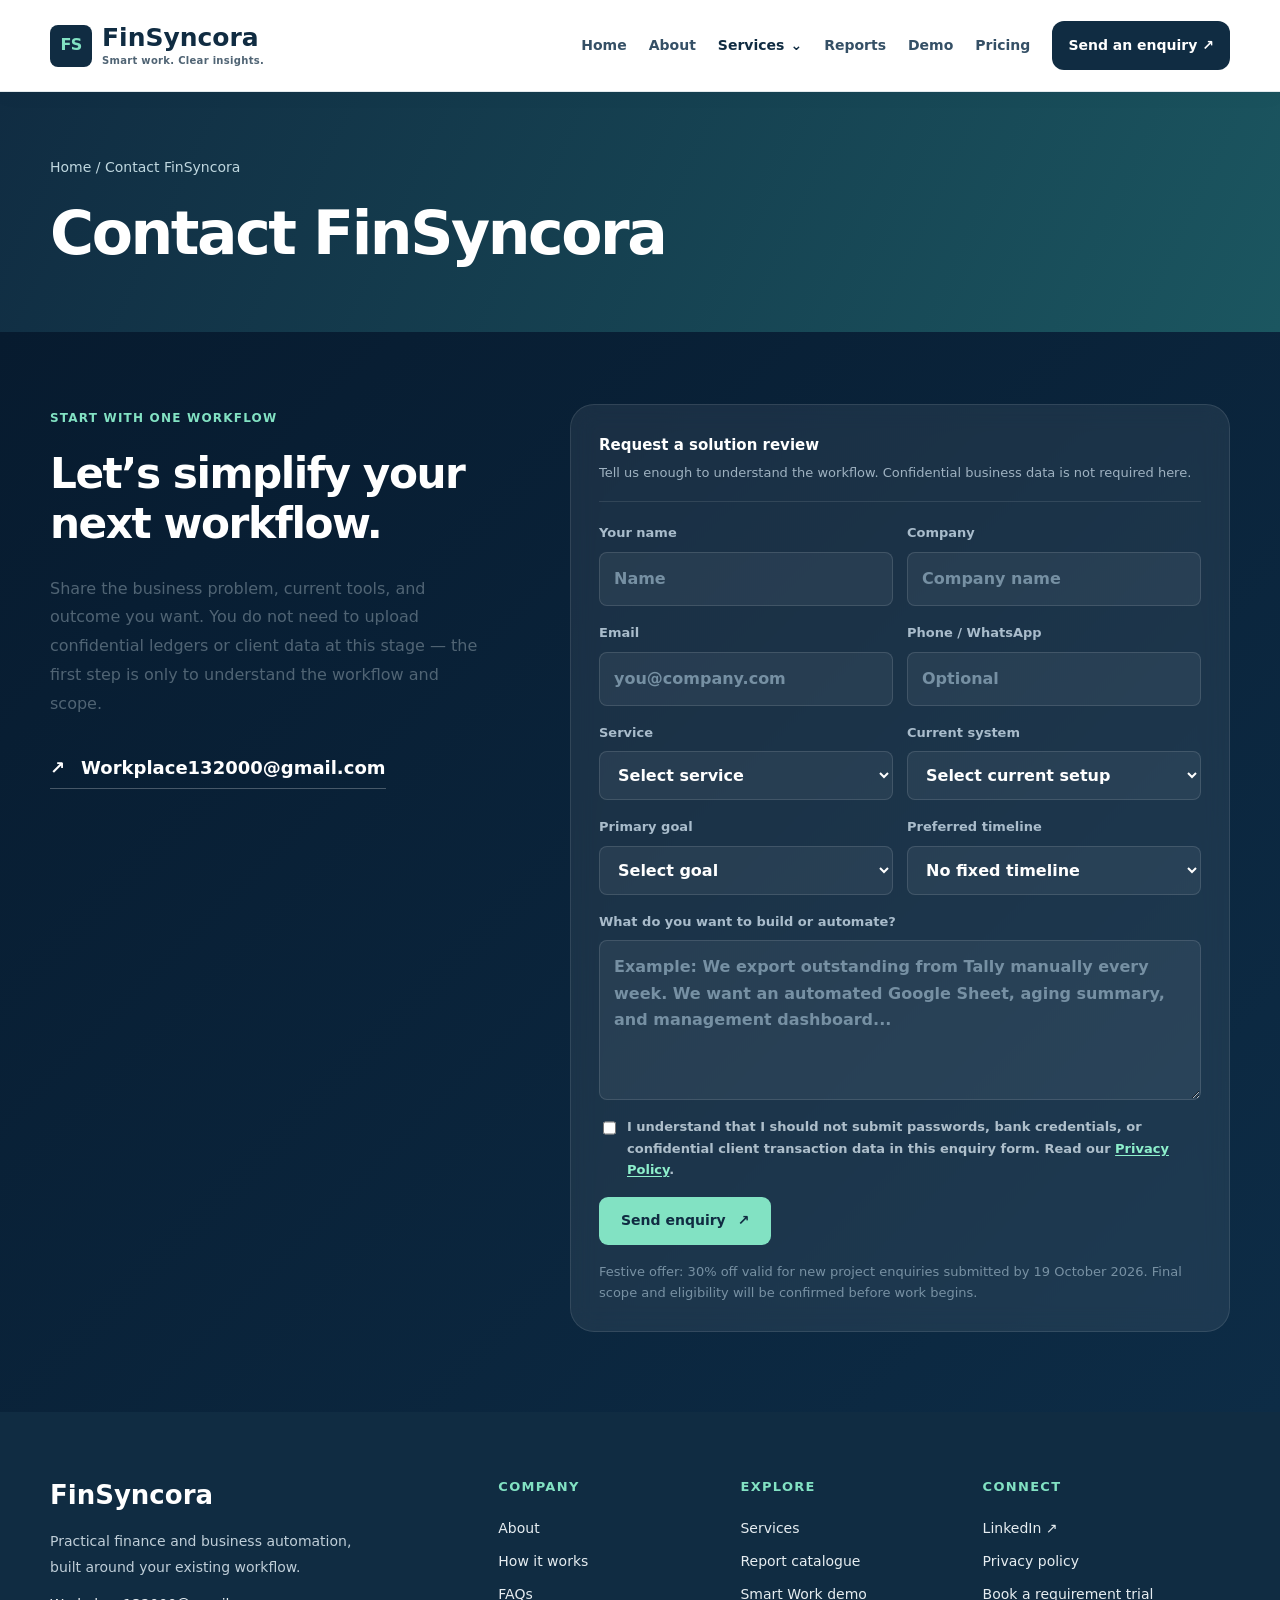
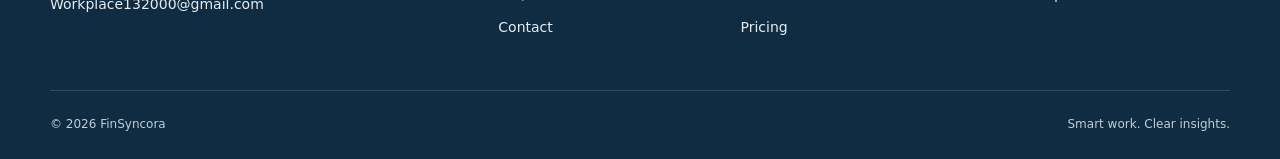
<file: contact.html>
<!DOCTYPE html>
<html lang="en">
<head>
  <meta charset="UTF-8" />
  <meta name="viewport" content="width=device-width, initial-scale=1.0" />
  <meta name="description" content="FinSyncora provides Tally and Google Sheets integration, automated financial reports, dynamic dashboards, email follow-ups, website generation, customized TDL solutions, and practical business automation built on existing systems." />
  <meta name="theme-color" content="#091b2e" />
  <meta property="og:title" content="Contact FinSyncora | FinSyncora" />
  <meta property="og:description" content="Automate business workflows with Tally ↔ Google Sheets integration, dynamic dashboards, email reminders, website solutions, customized TDLs, and reporting automation." />
  <link rel="canonical" href="https://finsyncora.com/contact.html" />
  <meta property="og:url" content="https://finsyncora.com/contact.html" />
  <meta property="og:type" content="website" />
  <meta property="og:site_name" content="FinSyncora" />
  <meta property="og:image" content="https://finsyncora.com/automation-overview.png" />
  <meta property="og:image:alt" content="FinSyncora business automation dashboard preview" />
  <meta name="twitter:card" content="summary_large_image" />
  <meta name="twitter:title" content="FinSyncora | Business Solutions & Automation Services" />
  <meta name="twitter:description" content="Practical automation for Tally, Sheets, dashboards, follow-ups, websites, and customized TDLs." />
  <meta name="twitter:image" content="https://finsyncora.com/automation-overview.png" />
  <script type="application/ld+json">
  {"@context":"https://schema.org","@type":"ProfessionalService","name":"FinSyncora","url":"https://finsyncora.com/","email":"Workplace132000@gmail.com","description":"Business automation services including Tally and Google Sheets integration, dynamic dashboards, automated reports, email follow-ups, websites, and customized TDL solutions.","sameAs":["https://www.linkedin.com/in/priya-s-043b23216"],"areaServed":"India"}
  </script>
  <title>Contact FinSyncora | FinSyncora</title>
  <link rel="icon" href="favicon.svg" type="image/svg+xml" />
  <link rel="stylesheet" href="styles.css?v=20261013-professional" />
<link rel="stylesheet" href="professional.css?v=20261013-design2" />
<link rel="stylesheet" href="reference.css?v=20261013-design2" />
</head>
<body><a class="skip-link" href="#main-content">Skip to content</a><aside class="festive-offer" id="festiveOffer" aria-label="2026 festive offer">
    <div class="festive-offer__glow" aria-hidden="true"></div>
    <div class="festive-offer__copy">
      <span class="festive-offer__eyebrow">2026 Festive Season Offer</span>
      <strong>30% OFF</strong>
      <span>Janmashtami · Ganpati · Navratri</span>
    </div>
    <p>Start your business automation, dashboard, Tally-Sheets, or website project now. Valid through <b>19 October 2026</b>.</p>
    <div class="festive-offer__actions">
      <a class="btn festive-offer__cta service-choice" href="#contact" data-service-choice="Festive Offer — 30% Off">Claim 30% off <span>↗</span></a>
      <span class="festive-offer__countdown" id="offerCountdown" aria-live="polite"></span>
    </div>
    <button class="festive-offer__close" id="closeFestiveOffer" type="button" aria-label="Dismiss festive offer">×</button>
  </aside><header class="site-header" id="top"><a class="brand" href="index.html" aria-label="FinSyncora home"><span class="brand-mark">FS</span><span class="brand-copy"><strong>FinSyncora</strong><small>Smart work. Clear insights.</small></span></a><button class="menu-toggle" aria-controls="main-navigation" aria-label="Open navigation" aria-expanded="false"><span></span><span></span><span></span></button><nav class="nav" id="main-navigation" aria-label="Main navigation"><a href="index.html">Home</a><a href="about.html">About</a><details class="nav-dropdown"><summary>Services <span aria-hidden="true">⌄</span></summary><div class="dropdown-panel"><a href="services.html">All services →</a><a href="services.html#solution-tally-sheets">Tally ↔ Sheets</a><a href="services.html#solution-dashboards">Dynamic dashboards</a><a href="services.html#solution-reminders">Email reminders</a><a href="services.html#solution-websites">Business websites</a><a href="services.html#solution-tdl">Custom TDL</a></div></details><a href="reports.html">Reports</a><a href="smart-work/">Demo</a><a href="pricing.html">Pricing</a><a class="nav-cta" href="contact.html">Send an enquiry ↗</a></nav></header><div class="scroll-progress" aria-hidden="true"></div><main id="main-content" tabindex="-1"><section class="page-banner"><div class="section-shell"><p><a href="index.html">Home</a> / Contact FinSyncora</p><h1>Contact FinSyncora</h1></div></section>    <section id="contact" class="contact-section section-space">
      <div class="section-shell contact-grid">
        <div class="contact-copy reveal">
          <div class="eyebrow">Start with one workflow</div>
          <h2>Let’s simplify your next workflow.</h2>
          <p>Share the business problem, current tools, and outcome you want. You do not need to upload confidential ledgers or client data at this stage — the first step is only to understand the workflow and scope.</p>
          <a class="contact-email" href="mailto:Workplace132000@gmail.com"><span>↗</span> Workplace132000@gmail.com</a>
        </div>
        <form class="contact-form reveal delay-1" id="projectForm" aria-describedby="formStatus">
          <div class="form-intro"><strong>Request a solution review</strong><span>Tell us enough to understand the workflow. Confidential business data is not required here.</span></div>
          <div class="field-row"><label>Your name<input name="name" required placeholder="Name" autocomplete="name" /></label><label>Company<input name="company" placeholder="Company name" autocomplete="organization" /></label></div>
          <div class="field-row"><label>Email<input name="email" type="email" required placeholder="you@company.com" autocomplete="email" /></label><label>Phone / WhatsApp<input name="phone" type="tel" placeholder="Optional" autocomplete="tel" /></label></div>
          <div class="field-row"><label>Service<select name="service" required><option value="">Select service</option><option>Tally ↔ Google Sheets Integration</option><option>Dynamic Dashboards</option><option>Automated Reports / MIS</option><option>Auto Email Reminders</option><option>Website Generation</option><option>Customized TDLs</option><option>Custom Business Automation</option><option>Festive Offer — 30% Off</option><option>Book a Trial — ₹1,999</option></select></label><label>Current system<select name="currentSystem"><option value="">Select current setup</option><option>Tally Prime / ERP</option><option>Google Sheets</option><option>Excel</option><option>Power BI / Tableau</option><option>ERP / CRM</option><option>Multiple systems</option><option>Other</option></select></label></div>
          <div class="field-row"><label>Primary goal<select name="goal"><option value="">Select goal</option><option>Reduce manual work</option><option>Automate reporting</option><option>Build management dashboard</option><option>Improve receivables / collections</option><option>Improve payables / cash visibility</option><option>Connect Tally with Sheets</option><option>Automate email follow-ups</option><option>Other</option></select></label><label>Preferred timeline<select name="timeline"><option value="">No fixed timeline</option><option>As soon as practical</option><option>Within 2–4 weeks</option><option>Within 1–2 months</option><option>Planning / exploring</option></select></label></div>
          <label>What do you want to build or automate?<textarea name="details" rows="5" placeholder="Example: We export outstanding from Tally manually every week. We want an automated Google Sheet, aging summary, and management dashboard..."></textarea></label>
          <label class="privacy-check"><input type="checkbox" name="privacyConsent" required /><span>I understand that I should not submit passwords, bank credentials, or confidential client transaction data in this enquiry form. Read our <a href="privacy.html">Privacy Policy</a>.</span></label>
          <input class="honeypot" type="text" name="website" tabindex="-1" autocomplete="off" aria-hidden="true" />
          <button class="btn form-submit" type="submit">Send enquiry <span>↗</span></button>
          <small class="form-note" id="formStatus" aria-live="polite">Festive offer: 30% off valid for new project enquiries submitted by 19 October 2026. Final scope and eligibility will be confirmed before work begins.</small>
        </form>
      </div>
    </section></main><footer class="footer reference-footer"><div class="section-shell footer-columns"><div><a class="footer-brand" href="index.html">FinSyncora</a><p>Practical finance and business automation, built around your existing workflow.</p><a href="mailto:Workplace132000@gmail.com">Workplace132000@gmail.com</a></div><div><h2>Company</h2><a href="about.html">About</a><a href="how-it-works.html">How it works</a><a href="faq.html">FAQs</a><a href="contact.html">Contact</a></div><div><h2>Explore</h2><a href="services.html">Services</a><a href="reports.html">Report catalogue</a><a href="smart-work/">Smart Work demo</a><a href="pricing.html">Pricing</a></div><div><h2>Connect</h2><a href="https://www.linkedin.com/in/priya-s-043b23216" target="_blank" rel="noopener noreferrer">LinkedIn ↗</a><a href="privacy.html">Privacy policy</a><a href="trial-payment.html">Book a requirement trial</a></div></div><div class="section-shell footer-bottom"><span>© <span id="year"></span> FinSyncora</span><span>Smart work. Clear insights.</span></div></footer><a class="back-to-top" href="#top" aria-label="Back to top">↑</a><script src="script.js?v=20261013-design2"></script></body></html>
</file>
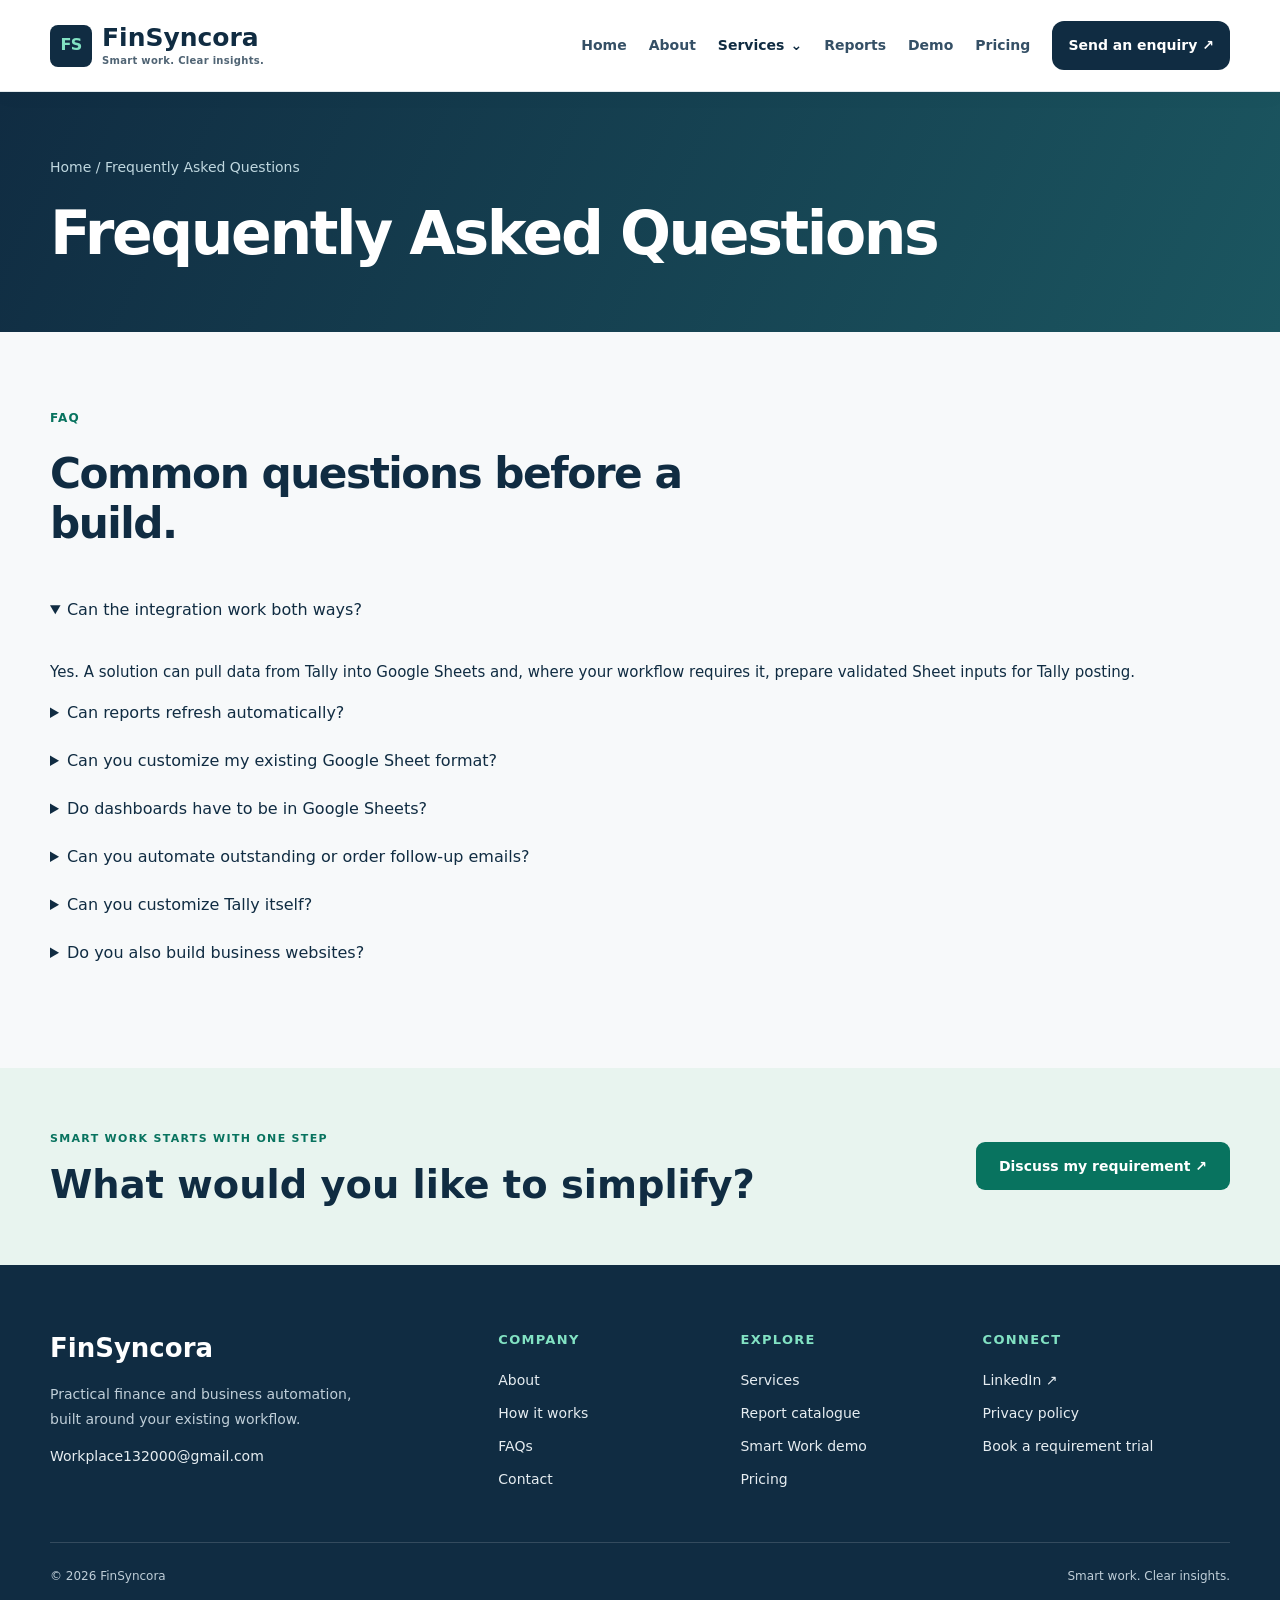
<file: faq.html>
<!DOCTYPE html>
<html lang="en">
<head>
  <meta charset="UTF-8" />
  <meta name="viewport" content="width=device-width, initial-scale=1.0" />
  <meta name="description" content="FinSyncora provides Tally and Google Sheets integration, automated financial reports, dynamic dashboards, email follow-ups, website generation, customized TDL solutions, and practical business automation built on existing systems." />
  <meta name="theme-color" content="#091b2e" />
  <meta property="og:title" content="Frequently Asked Questions | FinSyncora" />
  <meta property="og:description" content="Automate business workflows with Tally ↔ Google Sheets integration, dynamic dashboards, email reminders, website solutions, customized TDLs, and reporting automation." />
  <link rel="canonical" href="https://finsyncora.com/faq.html" />
  <meta property="og:url" content="https://finsyncora.com/faq.html" />
  <meta property="og:type" content="website" />
  <meta property="og:site_name" content="FinSyncora" />
  <meta property="og:image" content="https://finsyncora.com/automation-overview.png" />
  <meta property="og:image:alt" content="FinSyncora business automation dashboard preview" />
  <meta name="twitter:card" content="summary_large_image" />
  <meta name="twitter:title" content="FinSyncora | Business Solutions & Automation Services" />
  <meta name="twitter:description" content="Practical automation for Tally, Sheets, dashboards, follow-ups, websites, and customized TDLs." />
  <meta name="twitter:image" content="https://finsyncora.com/automation-overview.png" />
  <script type="application/ld+json">
  {"@context":"https://schema.org","@type":"ProfessionalService","name":"FinSyncora","url":"https://finsyncora.com/","email":"Workplace132000@gmail.com","description":"Business automation services including Tally and Google Sheets integration, dynamic dashboards, automated reports, email follow-ups, websites, and customized TDL solutions.","sameAs":["https://www.linkedin.com/in/priya-s-043b23216"],"areaServed":"India"}
  </script>
  <title>Frequently Asked Questions | FinSyncora</title>
  <link rel="icon" href="favicon.svg" type="image/svg+xml" />
  <link rel="stylesheet" href="styles.css?v=20261013-professional" />
<link rel="stylesheet" href="professional.css?v=20261013-design2" />
<link rel="stylesheet" href="reference.css?v=20261013-design2" />
</head>
<body><a class="skip-link" href="#main-content">Skip to content</a><aside class="festive-offer" id="festiveOffer" aria-label="2026 festive offer">
    <div class="festive-offer__glow" aria-hidden="true"></div>
    <div class="festive-offer__copy">
      <span class="festive-offer__eyebrow">2026 Festive Season Offer</span>
      <strong>30% OFF</strong>
      <span>Janmashtami · Ganpati · Navratri</span>
    </div>
    <p>Start your business automation, dashboard, Tally-Sheets, or website project now. Valid through <b>19 October 2026</b>.</p>
    <div class="festive-offer__actions">
      <a class="btn festive-offer__cta service-choice" href="contact.html#contact" data-service-choice="Festive Offer — 30% Off">Claim 30% off <span>↗</span></a>
      <span class="festive-offer__countdown" id="offerCountdown" aria-live="polite"></span>
    </div>
    <button class="festive-offer__close" id="closeFestiveOffer" type="button" aria-label="Dismiss festive offer">×</button>
  </aside><header class="site-header" id="top"><a class="brand" href="index.html" aria-label="FinSyncora home"><span class="brand-mark">FS</span><span class="brand-copy"><strong>FinSyncora</strong><small>Smart work. Clear insights.</small></span></a><button class="menu-toggle" aria-controls="main-navigation" aria-label="Open navigation" aria-expanded="false"><span></span><span></span><span></span></button><nav class="nav" id="main-navigation" aria-label="Main navigation"><a href="index.html">Home</a><a href="about.html">About</a><details class="nav-dropdown"><summary>Services <span aria-hidden="true">⌄</span></summary><div class="dropdown-panel"><a href="services.html">All services →</a><a href="services.html#solution-tally-sheets">Tally ↔ Sheets</a><a href="services.html#solution-dashboards">Dynamic dashboards</a><a href="services.html#solution-reminders">Email reminders</a><a href="services.html#solution-websites">Business websites</a><a href="services.html#solution-tdl">Custom TDL</a></div></details><a href="reports.html">Reports</a><a href="smart-work/">Demo</a><a href="pricing.html">Pricing</a><a class="nav-cta" href="contact.html">Send an enquiry ↗</a></nav></header><div class="scroll-progress" aria-hidden="true"></div><main id="main-content" tabindex="-1"><section class="page-banner"><div class="section-shell"><p><a href="index.html">Home</a> / Frequently Asked Questions</p><h1>Frequently Asked Questions</h1></div></section>    <section id="faq" class="faq-section section-space">
      <div class="section-shell faq-grid">
        <div class="section-heading reveal"><div class="eyebrow">FAQ</div><h2>Common questions before a build.</h2></div>
        <div class="faq-list reveal delay-1">
          <details open><summary>Can the integration work both ways?</summary><p>Yes. A solution can pull data from Tally into Google Sheets and, where your workflow requires it, prepare validated Sheet inputs for Tally posting.</p></details>
          <details><summary>Can reports refresh automatically?</summary><p>Refresh can be designed as scheduled, on-demand, or based on the deployment method and environment available for your Tally setup.</p></details>
          <details><summary>Can you customize my existing Google Sheet format?</summary><p>Yes. Existing formats can be mapped where practical, or redesigned when a cleaner data structure would make the automation more reliable.</p></details>
          <details><summary>Do dashboards have to be in Google Sheets?</summary><p>No. Google Sheets can be the reporting layer, or the data can support Power BI / Tableau-style dashboard workflows depending on the requirement.</p></details>

          <details><summary>Can you automate outstanding or order follow-up emails?</summary><p>Yes. Reminder workflows can be designed around due dates, ledger balances, invoice data, order status, and reusable email templates.</p></details>
          <details><summary>Can you customize Tally itself?</summary><p>Customized TDL work can add fields, controls, entry behavior, approval logic, and specialized reports depending on the requirement.</p></details>
          <details><summary>Do you also build business websites?</summary><p>Yes. FinSyncora can build responsive service websites with lead capture, enquiry forms, integrations, SEO-ready structure, and GitHub Pages or similar static deployment options.</p></details>
        </div>
      </div>
    </section><section class="closing-cta"><div class="section-shell"><div><span>SMART WORK STARTS WITH ONE STEP</span><h2>What would you like to simplify?</h2></div><a class="btn btn-primary" href="contact.html">Discuss my requirement ↗</a></div></section></main><footer class="footer reference-footer"><div class="section-shell footer-columns"><div><a class="footer-brand" href="index.html">FinSyncora</a><p>Practical finance and business automation, built around your existing workflow.</p><a href="mailto:Workplace132000@gmail.com">Workplace132000@gmail.com</a></div><div><h2>Company</h2><a href="about.html">About</a><a href="how-it-works.html">How it works</a><a href="faq.html">FAQs</a><a href="contact.html">Contact</a></div><div><h2>Explore</h2><a href="services.html">Services</a><a href="reports.html">Report catalogue</a><a href="smart-work/">Smart Work demo</a><a href="pricing.html">Pricing</a></div><div><h2>Connect</h2><a href="https://www.linkedin.com/in/priya-s-043b23216" target="_blank" rel="noopener noreferrer">LinkedIn ↗</a><a href="privacy.html">Privacy policy</a><a href="trial-payment.html">Book a requirement trial</a></div></div><div class="section-shell footer-bottom"><span>© <span id="year"></span> FinSyncora</span><span>Smart work. Clear insights.</span></div></footer><a class="back-to-top" href="#top" aria-label="Back to top">↑</a><script src="script.js?v=20261013-design2"></script></body></html>
</file>
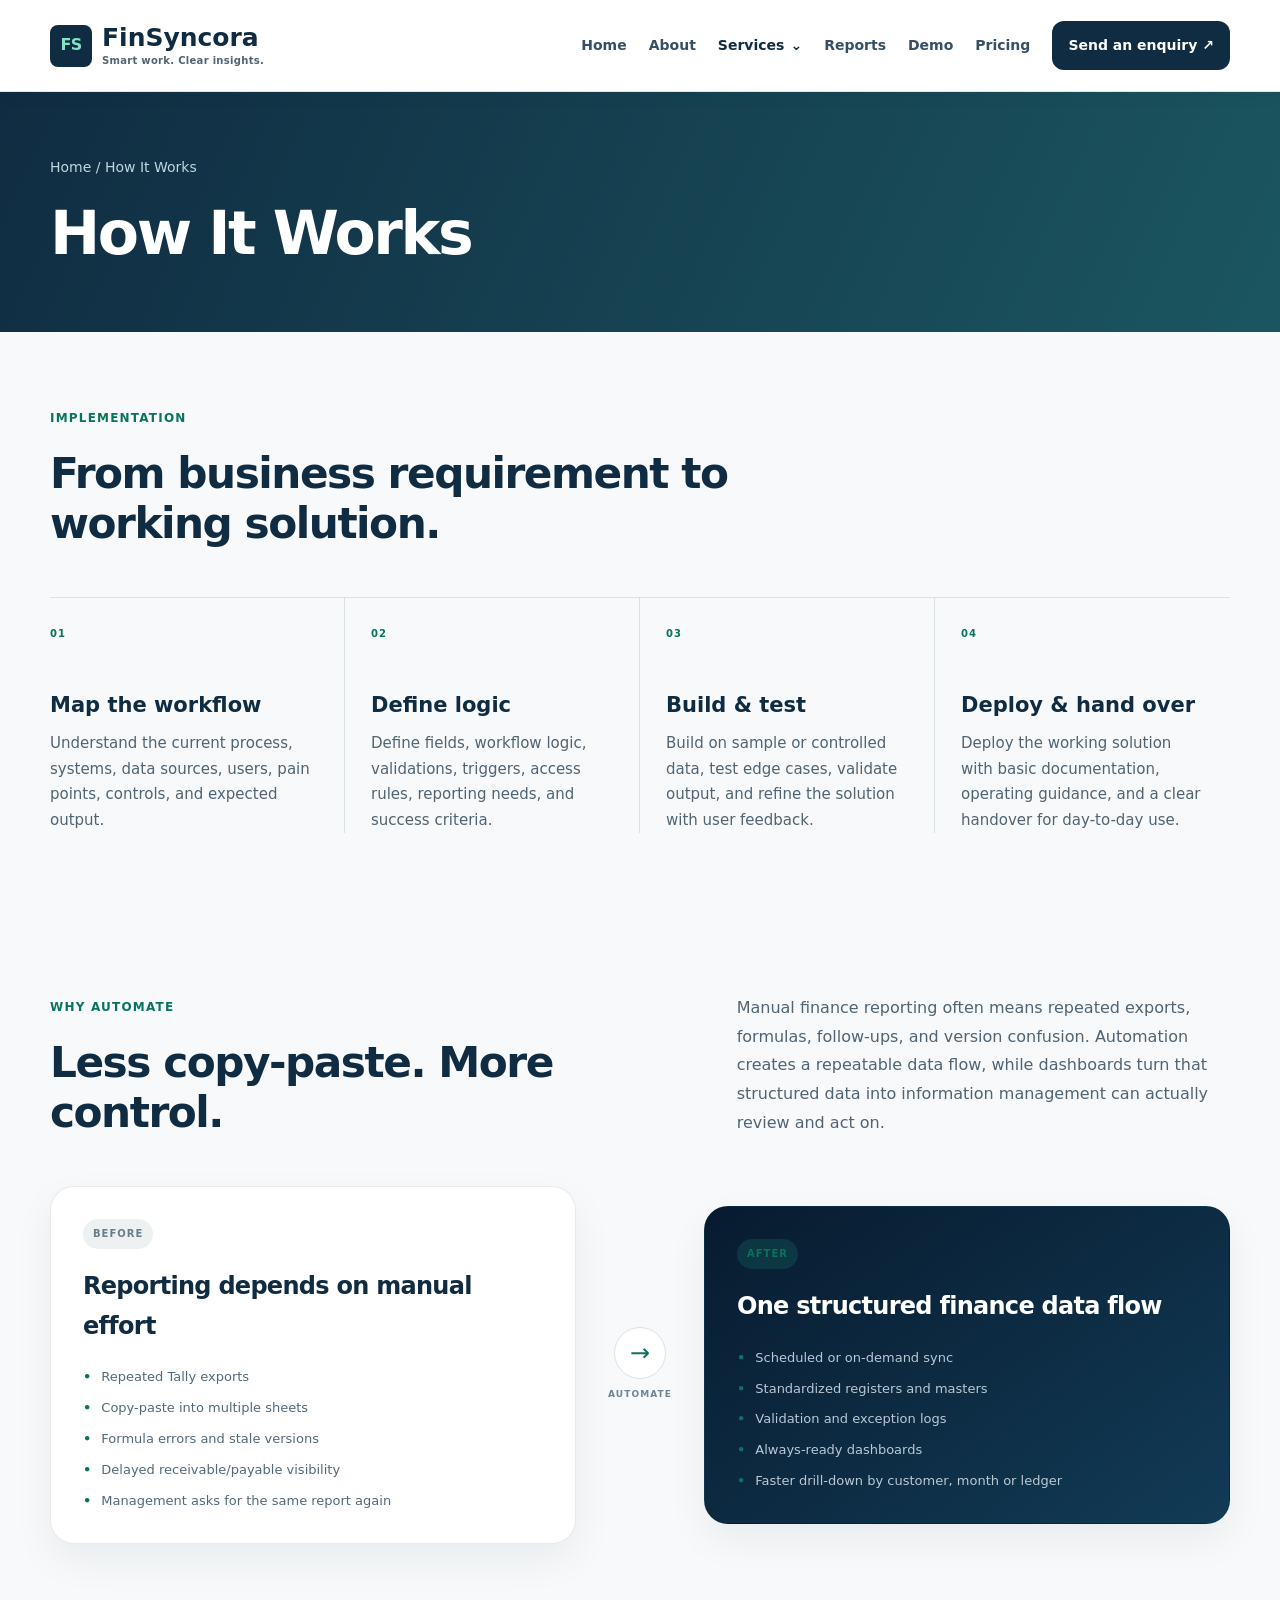
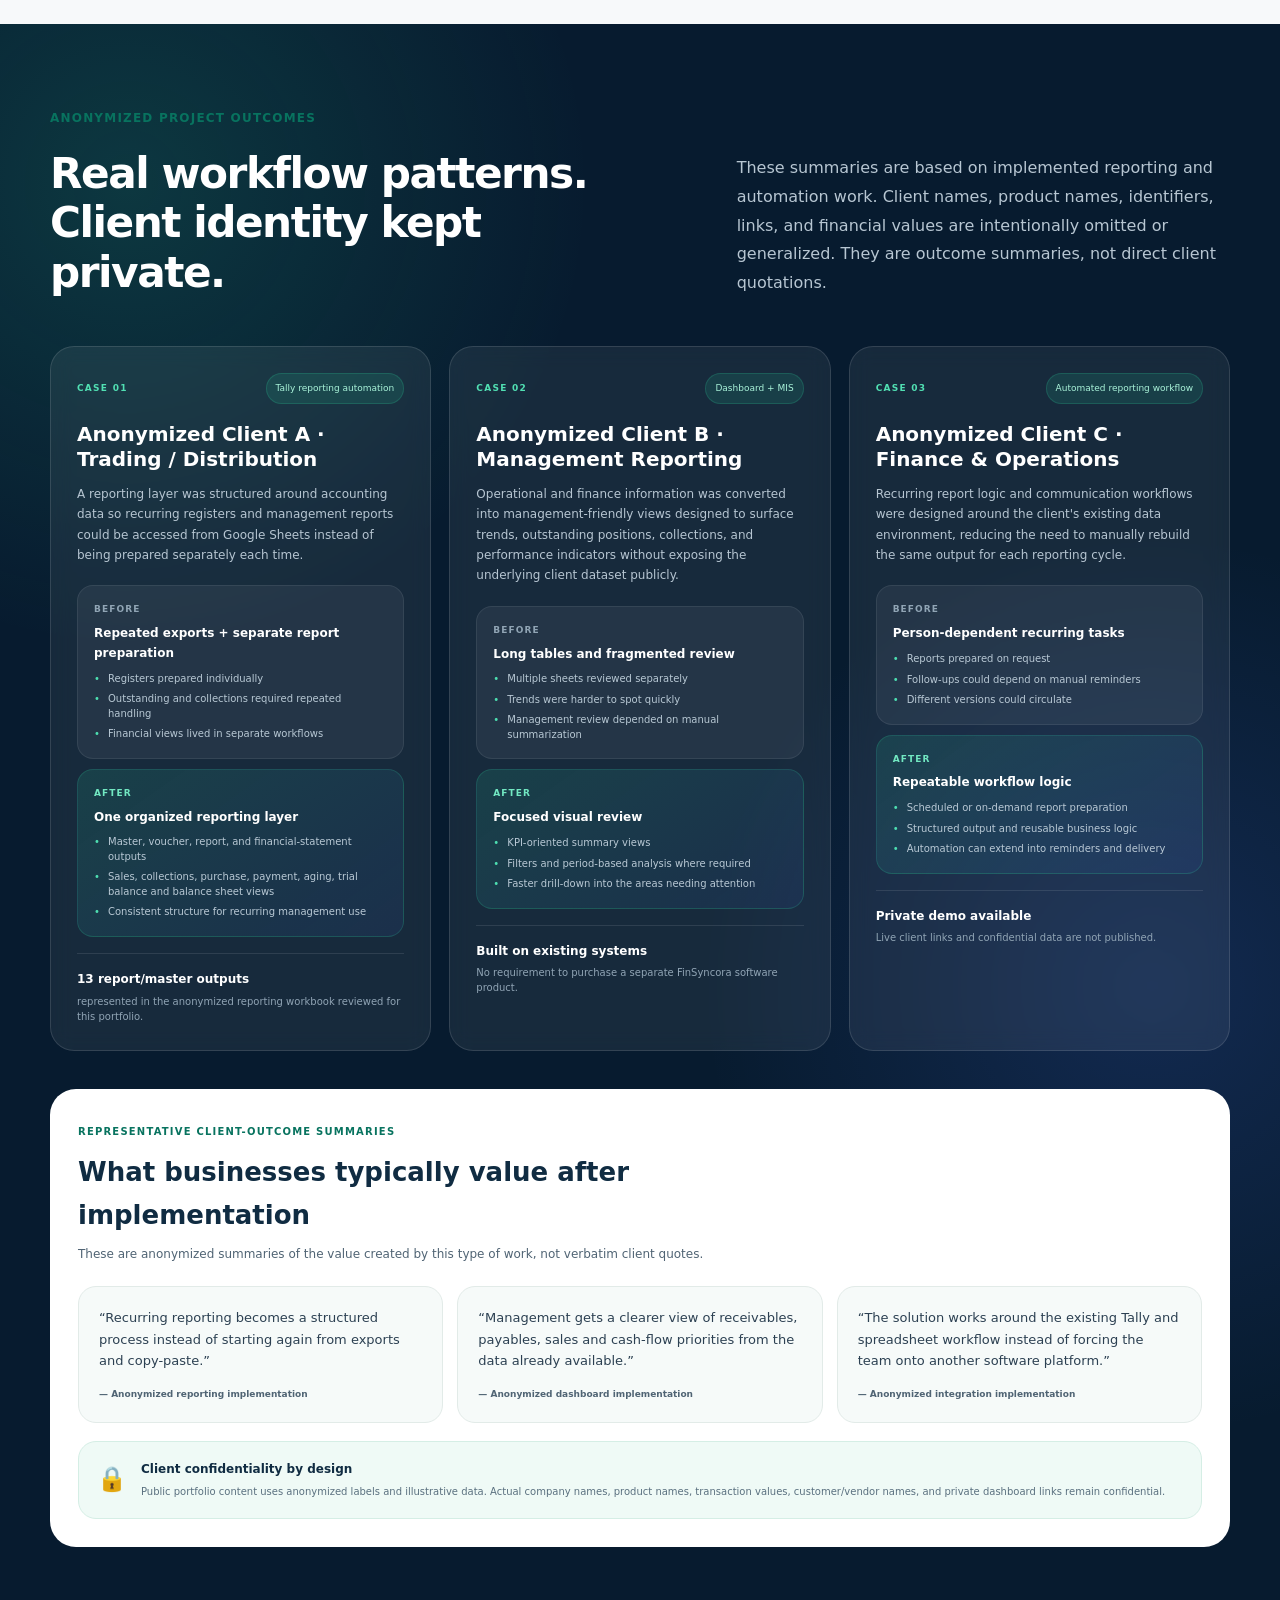
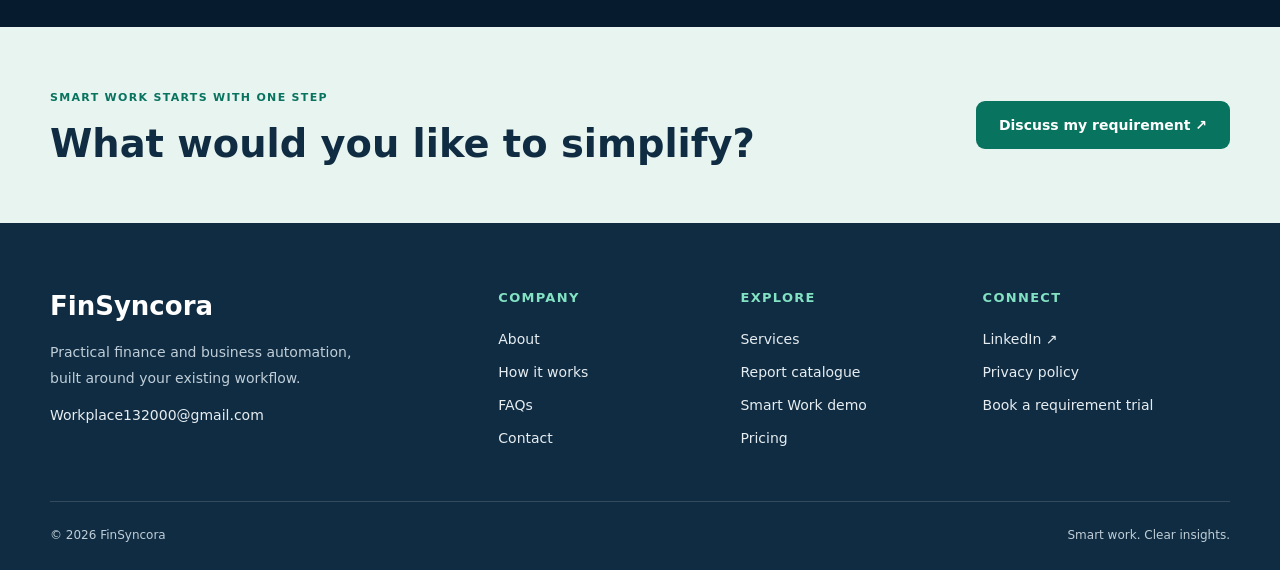
<file: how-it-works.html>
<!DOCTYPE html>
<html lang="en">
<head>
  <meta charset="UTF-8" />
  <meta name="viewport" content="width=device-width, initial-scale=1.0" />
  <meta name="description" content="FinSyncora provides Tally and Google Sheets integration, automated financial reports, dynamic dashboards, email follow-ups, website generation, customized TDL solutions, and practical business automation built on existing systems." />
  <meta name="theme-color" content="#091b2e" />
  <meta property="og:title" content="How It Works | FinSyncora" />
  <meta property="og:description" content="Automate business workflows with Tally ↔ Google Sheets integration, dynamic dashboards, email reminders, website solutions, customized TDLs, and reporting automation." />
  <link rel="canonical" href="https://finsyncora.com/how-it-works.html" />
  <meta property="og:url" content="https://finsyncora.com/how-it-works.html" />
  <meta property="og:type" content="website" />
  <meta property="og:site_name" content="FinSyncora" />
  <meta property="og:image" content="https://finsyncora.com/automation-overview.png" />
  <meta property="og:image:alt" content="FinSyncora business automation dashboard preview" />
  <meta name="twitter:card" content="summary_large_image" />
  <meta name="twitter:title" content="FinSyncora | Business Solutions & Automation Services" />
  <meta name="twitter:description" content="Practical automation for Tally, Sheets, dashboards, follow-ups, websites, and customized TDLs." />
  <meta name="twitter:image" content="https://finsyncora.com/automation-overview.png" />
  <script type="application/ld+json">
  {"@context":"https://schema.org","@type":"ProfessionalService","name":"FinSyncora","url":"https://finsyncora.com/","email":"Workplace132000@gmail.com","description":"Business automation services including Tally and Google Sheets integration, dynamic dashboards, automated reports, email follow-ups, websites, and customized TDL solutions.","sameAs":["https://www.linkedin.com/in/priya-s-043b23216"],"areaServed":"India"}
  </script>
  <title>How It Works | FinSyncora</title>
  <link rel="icon" href="favicon.svg" type="image/svg+xml" />
  <link rel="stylesheet" href="styles.css?v=20261013-professional" />
<link rel="stylesheet" href="professional.css?v=20261013-design2" />
<link rel="stylesheet" href="reference.css?v=20261013-design2" />
</head>
<body><a class="skip-link" href="#main-content">Skip to content</a><aside class="festive-offer" id="festiveOffer" aria-label="2026 festive offer">
    <div class="festive-offer__glow" aria-hidden="true"></div>
    <div class="festive-offer__copy">
      <span class="festive-offer__eyebrow">2026 Festive Season Offer</span>
      <strong>30% OFF</strong>
      <span>Janmashtami · Ganpati · Navratri</span>
    </div>
    <p>Start your business automation, dashboard, Tally-Sheets, or website project now. Valid through <b>19 October 2026</b>.</p>
    <div class="festive-offer__actions">
      <a class="btn festive-offer__cta service-choice" href="contact.html#contact" data-service-choice="Festive Offer — 30% Off">Claim 30% off <span>↗</span></a>
      <span class="festive-offer__countdown" id="offerCountdown" aria-live="polite"></span>
    </div>
    <button class="festive-offer__close" id="closeFestiveOffer" type="button" aria-label="Dismiss festive offer">×</button>
  </aside><header class="site-header" id="top"><a class="brand" href="index.html" aria-label="FinSyncora home"><span class="brand-mark">FS</span><span class="brand-copy"><strong>FinSyncora</strong><small>Smart work. Clear insights.</small></span></a><button class="menu-toggle" aria-controls="main-navigation" aria-label="Open navigation" aria-expanded="false"><span></span><span></span><span></span></button><nav class="nav" id="main-navigation" aria-label="Main navigation"><a href="index.html">Home</a><a href="about.html">About</a><details class="nav-dropdown"><summary>Services <span aria-hidden="true">⌄</span></summary><div class="dropdown-panel"><a href="services.html">All services →</a><a href="services.html#solution-tally-sheets">Tally ↔ Sheets</a><a href="services.html#solution-dashboards">Dynamic dashboards</a><a href="services.html#solution-reminders">Email reminders</a><a href="services.html#solution-websites">Business websites</a><a href="services.html#solution-tdl">Custom TDL</a></div></details><a href="reports.html">Reports</a><a href="smart-work/">Demo</a><a href="pricing.html">Pricing</a><a class="nav-cta" href="contact.html">Send an enquiry ↗</a></nav></header><div class="scroll-progress" aria-hidden="true"></div><main id="main-content" tabindex="-1"><section class="page-banner"><div class="section-shell"><p><a href="index.html">Home</a> / How It Works</p><h1>How It Works</h1></div></section>    <section id="process" class="process-section section-space">
      <div class="section-shell">
        <div class="section-heading reveal"><div class="eyebrow">Implementation</div><h2>From business requirement to working solution.</h2></div>
        <div class="process-grid">
          <article class="process-step reveal"><span>01</span><h3>Map the workflow</h3><p>Understand the current process, systems, data sources, users, pain points, controls, and expected output.</p></article>
          <article class="process-step reveal delay-1"><span>02</span><h3>Define logic</h3><p>Define fields, workflow logic, validations, triggers, access rules, reporting needs, and success criteria.</p></article>
          <article class="process-step reveal delay-2"><span>03</span><h3>Build & test</h3><p>Build on sample or controlled data, test edge cases, validate output, and refine the solution with user feedback.</p></article>
          <article class="process-step reveal delay-3"><span>04</span><h3>Deploy & hand over</h3><p>Deploy the working solution with basic documentation, operating guidance, and a clear handover for day-to-day use.</p></article>
        </div>
      </div>
    </section>    <section id="why-automate" class="problem-section section-space">
      <div class="section-shell">
        <div class="section-heading split-heading reveal">
          <div><div class="eyebrow">Why automate</div><h2>Less copy-paste. More control.</h2></div>
          <p>Manual finance reporting often means repeated exports, formulas, follow-ups, and version confusion. Automation creates a repeatable data flow, while dashboards turn that structured data into information management can actually review and act on.</p>
        </div>
        <div class="before-after-grid">
          <article class="before-card reveal">
            <div class="ba-label muted-label">Before</div>
            <h3>Reporting depends on manual effort</h3>
            <ul><li>Repeated Tally exports</li><li>Copy-paste into multiple sheets</li><li>Formula errors and stale versions</li><li>Delayed receivable/payable visibility</li><li>Management asks for the same report again</li></ul>
          </article>
          <div class="transform-arrow reveal delay-1" aria-hidden="true"><span>→</span><small>Automate</small></div>
          <article class="after-card reveal delay-2">
            <div class="ba-label">After</div>
            <h3>One structured finance data flow</h3>
            <ul><li>Scheduled or on-demand sync</li><li>Standardized registers and masters</li><li>Validation and exception logs</li><li>Always-ready dashboards</li><li>Faster drill-down by customer, month or ledger</li></ul>
          </article>
        </div>
      </div>
    </section>    <section id="case-studies" class="case-study-section section-space">
      <div class="section-shell">
        <div class="section-heading split-heading reveal">
          <div>
            <div class="eyebrow">Anonymized project outcomes</div>
            <h2>Real workflow patterns. Client identity kept private.</h2>
          </div>
          <p>These summaries are based on implemented reporting and automation work. Client names, product names, identifiers, links, and financial values are intentionally omitted or generalized. They are outcome summaries, not direct client quotations.</p>
        </div>

        <div class="case-study-grid">
          <article class="case-card reveal">
            <div class="case-top"><span class="case-id">CASE 01</span><span class="case-tag">Tally reporting automation</span></div>
            <h3>Anonymized Client A · Trading / Distribution</h3>
            <p class="case-summary">A reporting layer was structured around accounting data so recurring registers and management reports could be accessed from Google Sheets instead of being prepared separately each time.</p>
            <div class="case-ba">
              <div class="case-before"><small>Before</small><strong>Repeated exports + separate report preparation</strong><ul><li>Registers prepared individually</li><li>Outstanding and collections required repeated handling</li><li>Financial views lived in separate workflows</li></ul></div>
              <div class="case-after"><small>After</small><strong>One organized reporting layer</strong><ul><li>Master, voucher, report, and financial-statement outputs</li><li>Sales, collections, purchase, payment, aging, trial balance and balance sheet views</li><li>Consistent structure for recurring management use</li></ul></div>
            </div>
            <div class="case-proof"><strong>13 report/master outputs</strong><span>represented in the anonymized reporting workbook reviewed for this portfolio.</span></div>
          </article>

          <article class="case-card reveal delay-1">
            <div class="case-top"><span class="case-id">CASE 02</span><span class="case-tag">Dashboard + MIS</span></div>
            <h3>Anonymized Client B · Management Reporting</h3>
            <p class="case-summary">Operational and finance information was converted into management-friendly views designed to surface trends, outstanding positions, collections, and performance indicators without exposing the underlying client dataset publicly.</p>
            <div class="case-ba">
              <div class="case-before"><small>Before</small><strong>Long tables and fragmented review</strong><ul><li>Multiple sheets reviewed separately</li><li>Trends were harder to spot quickly</li><li>Management review depended on manual summarization</li></ul></div>
              <div class="case-after"><small>After</small><strong>Focused visual review</strong><ul><li>KPI-oriented summary views</li><li>Filters and period-based analysis where required</li><li>Faster drill-down into the areas needing attention</li></ul></div>
            </div>
            <div class="case-proof"><strong>Built on existing systems</strong><span>No requirement to purchase a separate FinSyncora software product.</span></div>
          </article>

          <article class="case-card reveal delay-2">
            <div class="case-top"><span class="case-id">CASE 03</span><span class="case-tag">Automated reporting workflow</span></div>
            <h3>Anonymized Client C · Finance & Operations</h3>
            <p class="case-summary">Recurring report logic and communication workflows were designed around the client's existing data environment, reducing the need to manually rebuild the same output for each reporting cycle.</p>
            <div class="case-ba">
              <div class="case-before"><small>Before</small><strong>Person-dependent recurring tasks</strong><ul><li>Reports prepared on request</li><li>Follow-ups could depend on manual reminders</li><li>Different versions could circulate</li></ul></div>
              <div class="case-after"><small>After</small><strong>Repeatable workflow logic</strong><ul><li>Scheduled or on-demand report preparation</li><li>Structured output and reusable business logic</li><li>Automation can extend into reminders and delivery</li></ul></div>
            </div>
            <div class="case-proof"><strong>Private demo available</strong><span>Live client links and confidential data are not published.</span></div>
          </article>
        </div>

        <div class="testimonial-wrap reveal">
          <div class="testimonial-heading">
            <span>Representative client-outcome summaries</span>
            <h3>What businesses typically value after implementation</h3>
            <p>These are anonymized summaries of the value created by this type of work, not verbatim client quotes.</p>
          </div>
          <div class="testimonial-grid">
            <blockquote><p>“Recurring reporting becomes a structured process instead of starting again from exports and copy-paste.”</p><footer>— Anonymized reporting implementation</footer></blockquote>
            <blockquote><p>“Management gets a clearer view of receivables, payables, sales and cash-flow priorities from the data already available.”</p><footer>— Anonymized dashboard implementation</footer></blockquote>
            <blockquote><p>“The solution works around the existing Tally and spreadsheet workflow instead of forcing the team onto another software platform.”</p><footer>— Anonymized integration implementation</footer></blockquote>
          </div>
          <div class="privacy-proof"><span>🔒</span><div><strong>Client confidentiality by design</strong><p>Public portfolio content uses anonymized labels and illustrative data. Actual company names, product names, transaction values, customer/vendor names, and private dashboard links remain confidential.</p></div></div>
        </div>
      </div>
    </section><section class="closing-cta"><div class="section-shell"><div><span>SMART WORK STARTS WITH ONE STEP</span><h2>What would you like to simplify?</h2></div><a class="btn btn-primary" href="contact.html">Discuss my requirement ↗</a></div></section></main><footer class="footer reference-footer"><div class="section-shell footer-columns"><div><a class="footer-brand" href="index.html">FinSyncora</a><p>Practical finance and business automation, built around your existing workflow.</p><a href="mailto:Workplace132000@gmail.com">Workplace132000@gmail.com</a></div><div><h2>Company</h2><a href="about.html">About</a><a href="how-it-works.html">How it works</a><a href="faq.html">FAQs</a><a href="contact.html">Contact</a></div><div><h2>Explore</h2><a href="services.html">Services</a><a href="reports.html">Report catalogue</a><a href="smart-work/">Smart Work demo</a><a href="pricing.html">Pricing</a></div><div><h2>Connect</h2><a href="https://www.linkedin.com/in/priya-s-043b23216" target="_blank" rel="noopener noreferrer">LinkedIn ↗</a><a href="privacy.html">Privacy policy</a><a href="trial-payment.html">Book a requirement trial</a></div></div><div class="section-shell footer-bottom"><span>© <span id="year"></span> FinSyncora</span><span>Smart work. Clear insights.</span></div></footer><a class="back-to-top" href="#top" aria-label="Back to top">↑</a><script src="script.js?v=20261013-design2"></script></body></html>
</file>
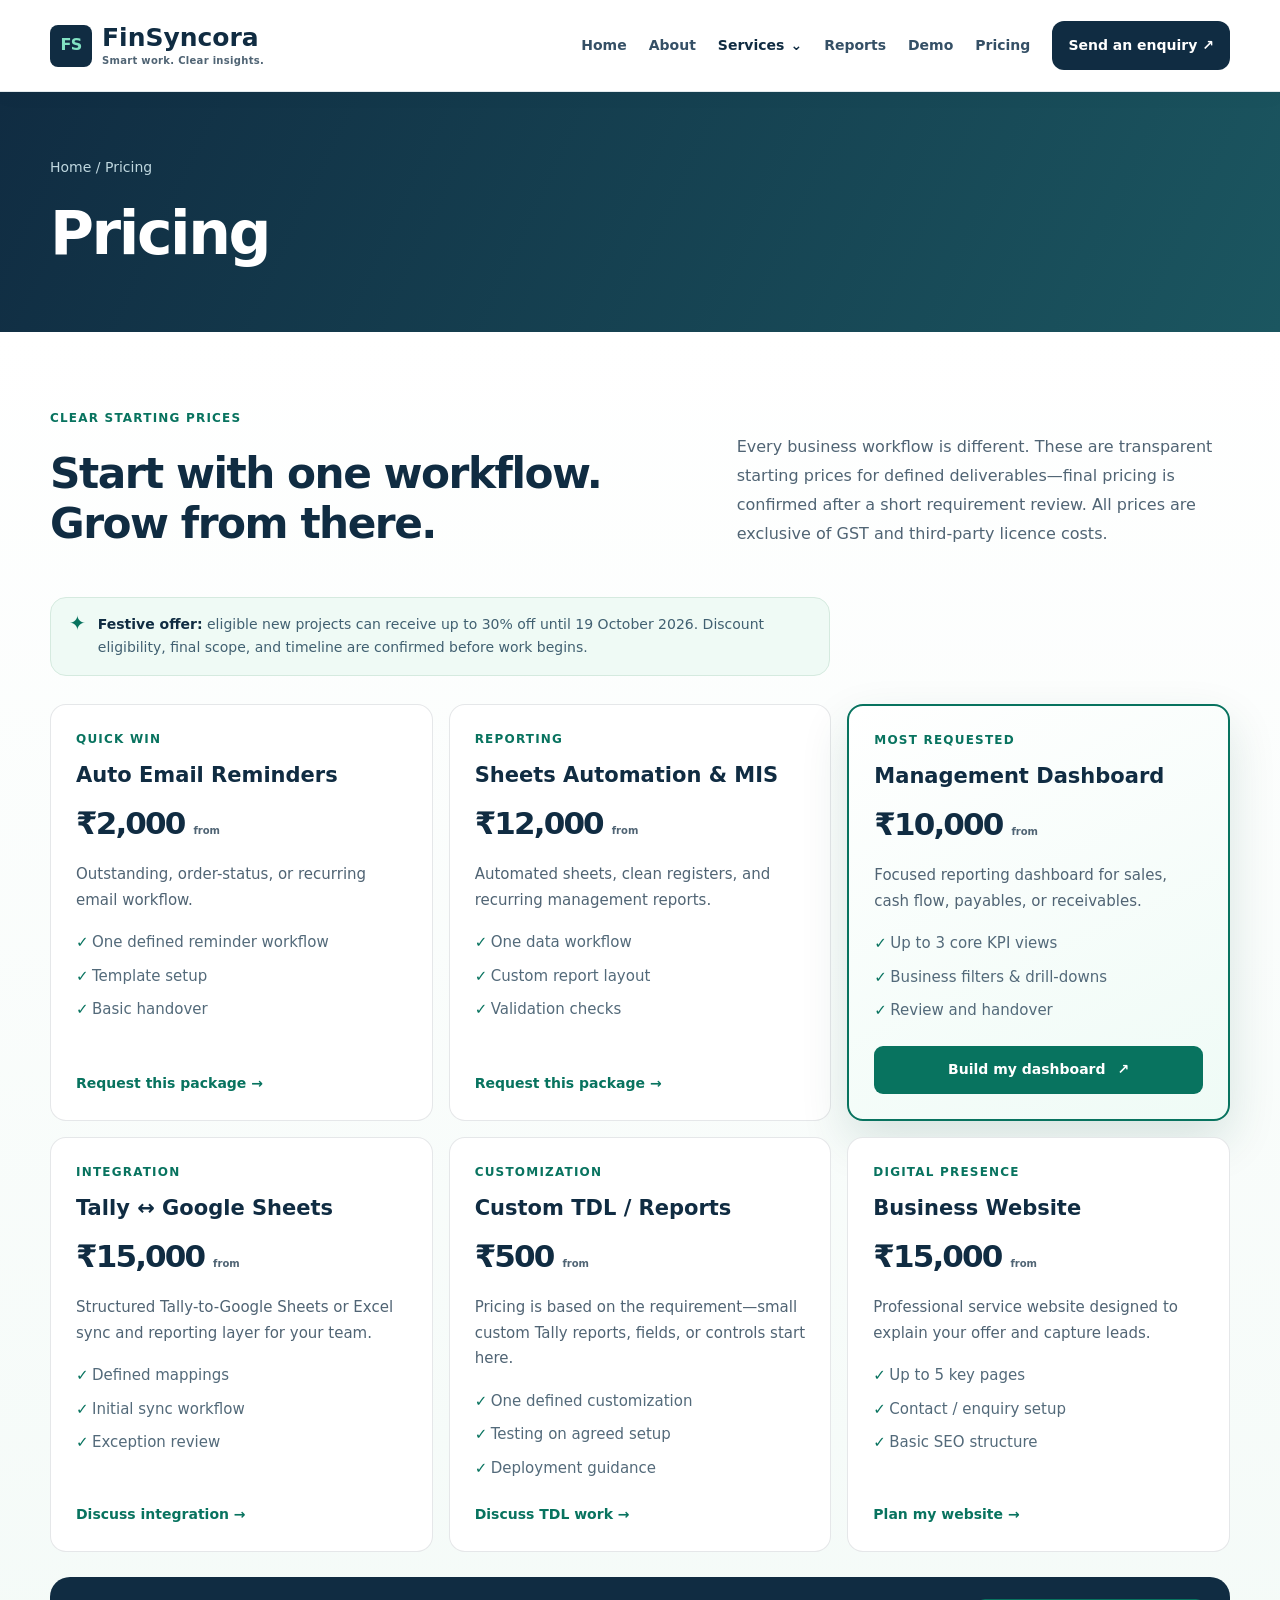
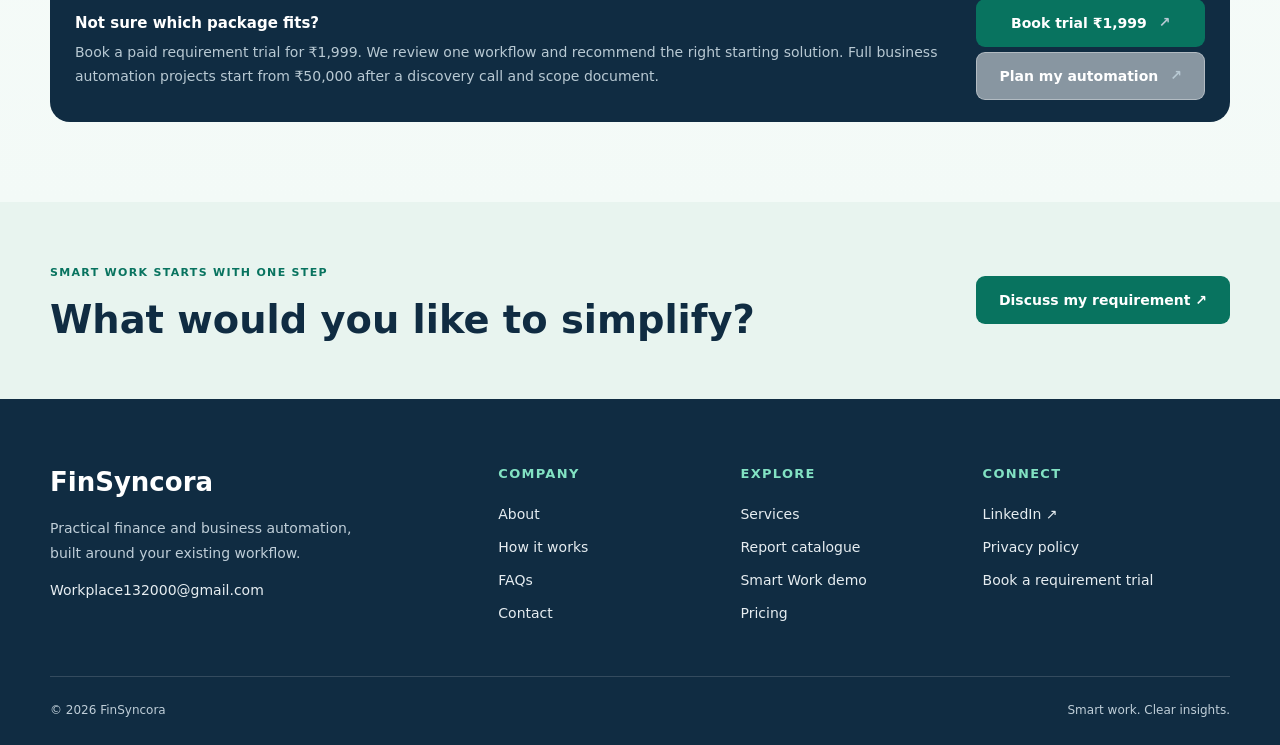
<file: pricing.html>
<!DOCTYPE html>
<html lang="en">
<head>
  <meta charset="UTF-8" />
  <meta name="viewport" content="width=device-width, initial-scale=1.0" />
  <meta name="description" content="FinSyncora provides Tally and Google Sheets integration, automated financial reports, dynamic dashboards, email follow-ups, website generation, customized TDL solutions, and practical business automation built on existing systems." />
  <meta name="theme-color" content="#091b2e" />
  <meta property="og:title" content="Pricing | FinSyncora" />
  <meta property="og:description" content="Automate business workflows with Tally ↔ Google Sheets integration, dynamic dashboards, email reminders, website solutions, customized TDLs, and reporting automation." />
  <link rel="canonical" href="https://finsyncora.com/pricing.html" />
  <meta property="og:url" content="https://finsyncora.com/pricing.html" />
  <meta property="og:type" content="website" />
  <meta property="og:site_name" content="FinSyncora" />
  <meta property="og:image" content="https://finsyncora.com/automation-overview.png" />
  <meta property="og:image:alt" content="FinSyncora business automation dashboard preview" />
  <meta name="twitter:card" content="summary_large_image" />
  <meta name="twitter:title" content="FinSyncora | Business Solutions & Automation Services" />
  <meta name="twitter:description" content="Practical automation for Tally, Sheets, dashboards, follow-ups, websites, and customized TDLs." />
  <meta name="twitter:image" content="https://finsyncora.com/automation-overview.png" />
  <script type="application/ld+json">
  {"@context":"https://schema.org","@type":"ProfessionalService","name":"FinSyncora","url":"https://finsyncora.com/","email":"Workplace132000@gmail.com","description":"Business automation services including Tally and Google Sheets integration, dynamic dashboards, automated reports, email follow-ups, websites, and customized TDL solutions.","sameAs":["https://www.linkedin.com/in/priya-s-043b23216"],"areaServed":"India"}
  </script>
  <title>Pricing | FinSyncora</title>
  <link rel="icon" href="favicon.svg" type="image/svg+xml" />
  <link rel="stylesheet" href="styles.css?v=20261013-professional" />
<link rel="stylesheet" href="professional.css?v=20261013-design2" />
<link rel="stylesheet" href="reference.css?v=20261013-design2" />
</head>
<body><a class="skip-link" href="#main-content">Skip to content</a><aside class="festive-offer" id="festiveOffer" aria-label="2026 festive offer">
    <div class="festive-offer__glow" aria-hidden="true"></div>
    <div class="festive-offer__copy">
      <span class="festive-offer__eyebrow">2026 Festive Season Offer</span>
      <strong>30% OFF</strong>
      <span>Janmashtami · Ganpati · Navratri</span>
    </div>
    <p>Start your business automation, dashboard, Tally-Sheets, or website project now. Valid through <b>19 October 2026</b>.</p>
    <div class="festive-offer__actions">
      <a class="btn festive-offer__cta service-choice" href="contact.html#contact" data-service-choice="Festive Offer — 30% Off">Claim 30% off <span>↗</span></a>
      <span class="festive-offer__countdown" id="offerCountdown" aria-live="polite"></span>
    </div>
    <button class="festive-offer__close" id="closeFestiveOffer" type="button" aria-label="Dismiss festive offer">×</button>
  </aside><header class="site-header" id="top"><a class="brand" href="index.html" aria-label="FinSyncora home"><span class="brand-mark">FS</span><span class="brand-copy"><strong>FinSyncora</strong><small>Smart work. Clear insights.</small></span></a><button class="menu-toggle" aria-controls="main-navigation" aria-label="Open navigation" aria-expanded="false"><span></span><span></span><span></span></button><nav class="nav" id="main-navigation" aria-label="Main navigation"><a href="index.html">Home</a><a href="about.html">About</a><details class="nav-dropdown"><summary>Services <span aria-hidden="true">⌄</span></summary><div class="dropdown-panel"><a href="services.html">All services →</a><a href="services.html#solution-tally-sheets">Tally ↔ Sheets</a><a href="services.html#solution-dashboards">Dynamic dashboards</a><a href="services.html#solution-reminders">Email reminders</a><a href="services.html#solution-websites">Business websites</a><a href="services.html#solution-tdl">Custom TDL</a></div></details><a href="reports.html">Reports</a><a href="smart-work/">Demo</a><a href="pricing.html" aria-current="page">Pricing</a><a class="nav-cta" href="contact.html">Send an enquiry ↗</a></nav></header><div class="scroll-progress" aria-hidden="true"></div><main id="main-content" tabindex="-1"><section class="page-banner"><div class="section-shell"><p><a href="index.html">Home</a> / Pricing</p><h1>Pricing</h1></div></section>    <section id="pricing" class="pricing-section section-space">
      <div class="section-shell">
        <div class="section-heading split-heading reveal">
          <div><div class="eyebrow">Clear starting prices</div><h2>Start with one workflow. Grow from there.</h2></div>
          <p>Every business workflow is different. These are transparent starting prices for defined deliverables—final pricing is confirmed after a short requirement review. All prices are exclusive of GST and third-party licence costs.</p>
        </div>
        <div class="pricing-note reveal"><span>✦</span><p><strong>Festive offer:</strong> eligible new projects can receive up to 30% off until 19 October 2026. Discount eligibility, final scope, and timeline are confirmed before work begins.</p></div>
        <div class="pricing-grid">
          <article class="pricing-card reveal"><span class="pricing-label">Quick win</span><h3>Auto Email Reminders</h3><p class="pricing-price">₹2,000 <small>from</small></p><p>Outstanding, order-status, or recurring email workflow.</p><ul><li>One defined reminder workflow</li><li>Template setup</li><li>Basic handover</li></ul><a class="text-link service-choice" href="contact.html#contact" data-service-choice="Auto Email Reminders">Request this package →</a></article>
          <article class="pricing-card reveal delay-1"><span class="pricing-label">Reporting</span><h3>Sheets Automation & MIS</h3><p class="pricing-price">₹12,000 <small>from</small></p><p>Automated sheets, clean registers, and recurring management reports.</p><ul><li>One data workflow</li><li>Custom report layout</li><li>Validation checks</li></ul><a class="text-link service-choice" href="contact.html#contact" data-service-choice="Automated Reports / MIS">Request this package →</a></article>
          <article class="pricing-card featured reveal delay-2"><span class="pricing-label">Most requested</span><h3>Management Dashboard</h3><p class="pricing-price">₹10,000 <small>from</small></p><p>Focused reporting dashboard for sales, cash flow, payables, or receivables.</p><ul><li>Up to 3 core KPI views</li><li>Business filters & drill-downs</li><li>Review and handover</li></ul><a class="btn btn-primary service-choice" href="contact.html#contact" data-service-choice="Dynamic Dashboards">Build my dashboard <span>↗</span></a></article>
          <article class="pricing-card reveal"><span class="pricing-label">Integration</span><h3>Tally ↔ Google Sheets</h3><p class="pricing-price">₹15,000 <small>from</small></p><p>Structured Tally-to-Google Sheets or Excel sync and reporting layer for your team.</p><ul><li>Defined mappings</li><li>Initial sync workflow</li><li>Exception review</li></ul><a class="text-link service-choice" href="contact.html#contact" data-service-choice="Tally ↔ Google Sheets Integration">Discuss integration →</a></article>
          <article class="pricing-card reveal delay-1"><span class="pricing-label">Customization</span><h3>Custom TDL / Reports</h3><p class="pricing-price">₹500 <small>from</small></p><p>Pricing is based on the requirement—small custom Tally reports, fields, or controls start here.</p><ul><li>One defined customization</li><li>Testing on agreed setup</li><li>Deployment guidance</li></ul><a class="text-link service-choice" href="contact.html#contact" data-service-choice="Customized TDLs">Discuss TDL work →</a></article>
          <article class="pricing-card reveal delay-2"><span class="pricing-label">Digital presence</span><h3>Business Website</h3><p class="pricing-price">₹15,000 <small>from</small></p><p>Professional service website designed to explain your offer and capture leads.</p><ul><li>Up to 5 key pages</li><li>Contact / enquiry setup</li><li>Basic SEO structure</li></ul><a class="text-link service-choice" href="contact.html#contact" data-service-choice="Website Generation">Plan my website →</a></article>
        </div>
        <div class="pricing-footer reveal"><div><strong>Not sure which package fits?</strong><span>Book a paid requirement trial for ₹1,999. We review one workflow and recommend the right starting solution. Full business automation projects start from ₹50,000 after a discovery call and scope document.</span></div><div class="pricing-footer-actions"><a class="btn btn-primary service-choice" href="trial-payment.html?v=20260908-trial-flow">Book trial ₹1,999 <span>↗</span></a><a class="btn btn-ghost service-choice" href="contact.html#contact" data-service-choice="Custom Business Automation">Plan my automation <span>↗</span></a></div></div>
      </div>
    </section><section class="closing-cta"><div class="section-shell"><div><span>SMART WORK STARTS WITH ONE STEP</span><h2>What would you like to simplify?</h2></div><a class="btn btn-primary" href="contact.html">Discuss my requirement ↗</a></div></section></main><footer class="footer reference-footer"><div class="section-shell footer-columns"><div><a class="footer-brand" href="index.html">FinSyncora</a><p>Practical finance and business automation, built around your existing workflow.</p><a href="mailto:Workplace132000@gmail.com">Workplace132000@gmail.com</a></div><div><h2>Company</h2><a href="about.html">About</a><a href="how-it-works.html">How it works</a><a href="faq.html">FAQs</a><a href="contact.html">Contact</a></div><div><h2>Explore</h2><a href="services.html">Services</a><a href="reports.html">Report catalogue</a><a href="smart-work/">Smart Work demo</a><a href="pricing.html">Pricing</a></div><div><h2>Connect</h2><a href="https://www.linkedin.com/in/priya-s-043b23216" target="_blank" rel="noopener noreferrer">LinkedIn ↗</a><a href="privacy.html">Privacy policy</a><a href="trial-payment.html">Book a requirement trial</a></div></div><div class="section-shell footer-bottom"><span>© <span id="year"></span> FinSyncora</span><span>Smart work. Clear insights.</span></div></footer><a class="back-to-top" href="#top" aria-label="Back to top">↑</a><script src="script.js?v=20261013-design2"></script></body></html>
</file>
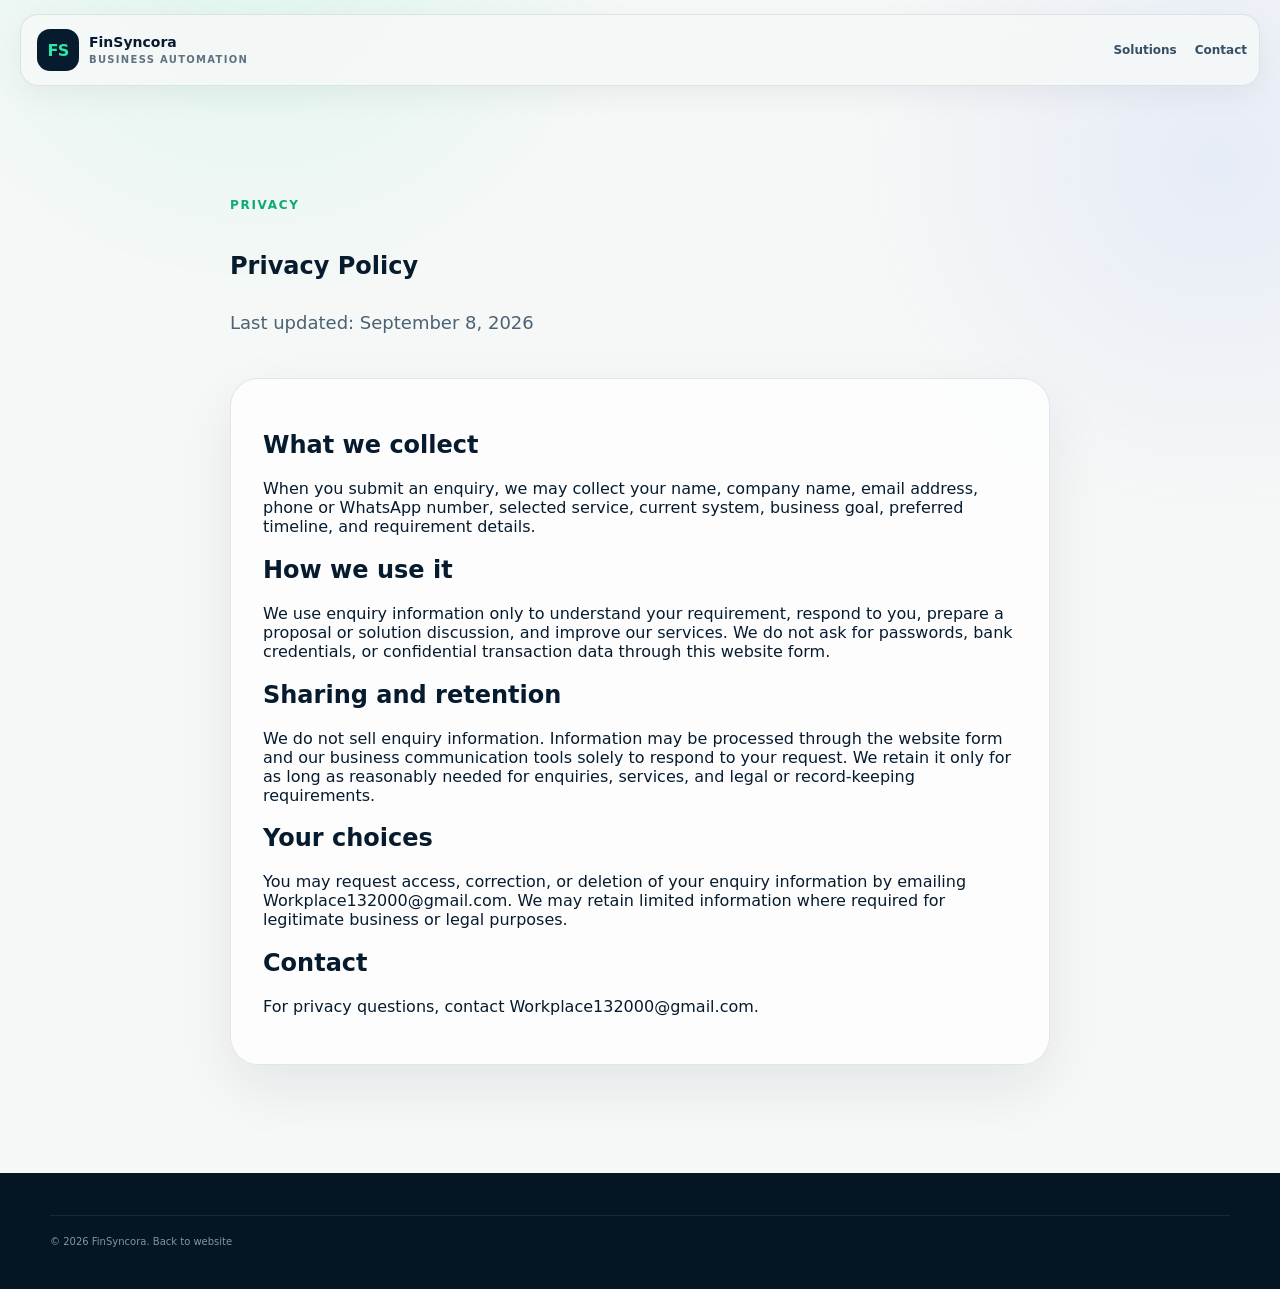
<file: privacy.html>
<!doctype html>
<html lang="en">
<head>
  <meta charset="utf-8">
  <meta name="viewport" content="width=device-width, initial-scale=1">
  <meta name="description" content="FinSyncora privacy policy for website enquiries.">
  <meta name="theme-color" content="#091b2e">
  <link rel="canonical" href="https://finsyncora.com/privacy.html">
  <link rel="icon" href="favicon.svg" type="image/svg+xml">
  <link rel="stylesheet" href="styles.css">
  <title>Privacy Policy | FinSyncora</title>
</head>
<body>
  <header class="site-header" id="top">
    <a class="brand" href="index.html" aria-label="FinSyncora home"><span class="brand-mark">FS</span><span class="brand-copy"><strong>FinSyncora</strong><small>Business Automation</small></span></a>
    <nav class="nav" aria-label="Main navigation"><a href="index.html#services">Solutions</a><a href="index.html#contact">Contact</a></nav>
  </header>
  <main>
    <section class="section-space">
      <div class="section-shell" style="max-width:820px">
        <div class="eyebrow">Privacy</div>
        <h1>Privacy Policy</h1>
        <p class="hero-lead">Last updated: September 8, 2026</p>
        <div class="solution-tabs" style="padding:32px">
          <h2>What we collect</h2>
          <p>When you submit an enquiry, we may collect your name, company name, email address, phone or WhatsApp number, selected service, current system, business goal, preferred timeline, and requirement details.</p>
          <h2>How we use it</h2>
          <p>We use enquiry information only to understand your requirement, respond to you, prepare a proposal or solution discussion, and improve our services. We do not ask for passwords, bank credentials, or confidential transaction data through this website form.</p>
          <h2>Sharing and retention</h2>
          <p>We do not sell enquiry information. Information may be processed through the website form and our business communication tools solely to respond to your request. We retain it only for as long as reasonably needed for enquiries, services, and legal or record-keeping requirements.</p>
          <h2>Your choices</h2>
          <p>You may request access, correction, or deletion of your enquiry information by emailing <a href="mailto:Workplace132000@gmail.com">Workplace132000@gmail.com</a>. We may retain limited information where required for legitimate business or legal purposes.</p>
          <h2>Contact</h2>
          <p>For privacy questions, contact <a href="mailto:Workplace132000@gmail.com">Workplace132000@gmail.com</a>.</p>
        </div>
      </div>
    </section>
  </main>
  <footer class="footer"><div class="section-shell footer-inner"><small>© 2026 FinSyncora. <a href="index.html">Back to website</a></small></div></footer>
</body>
</html>
</file>
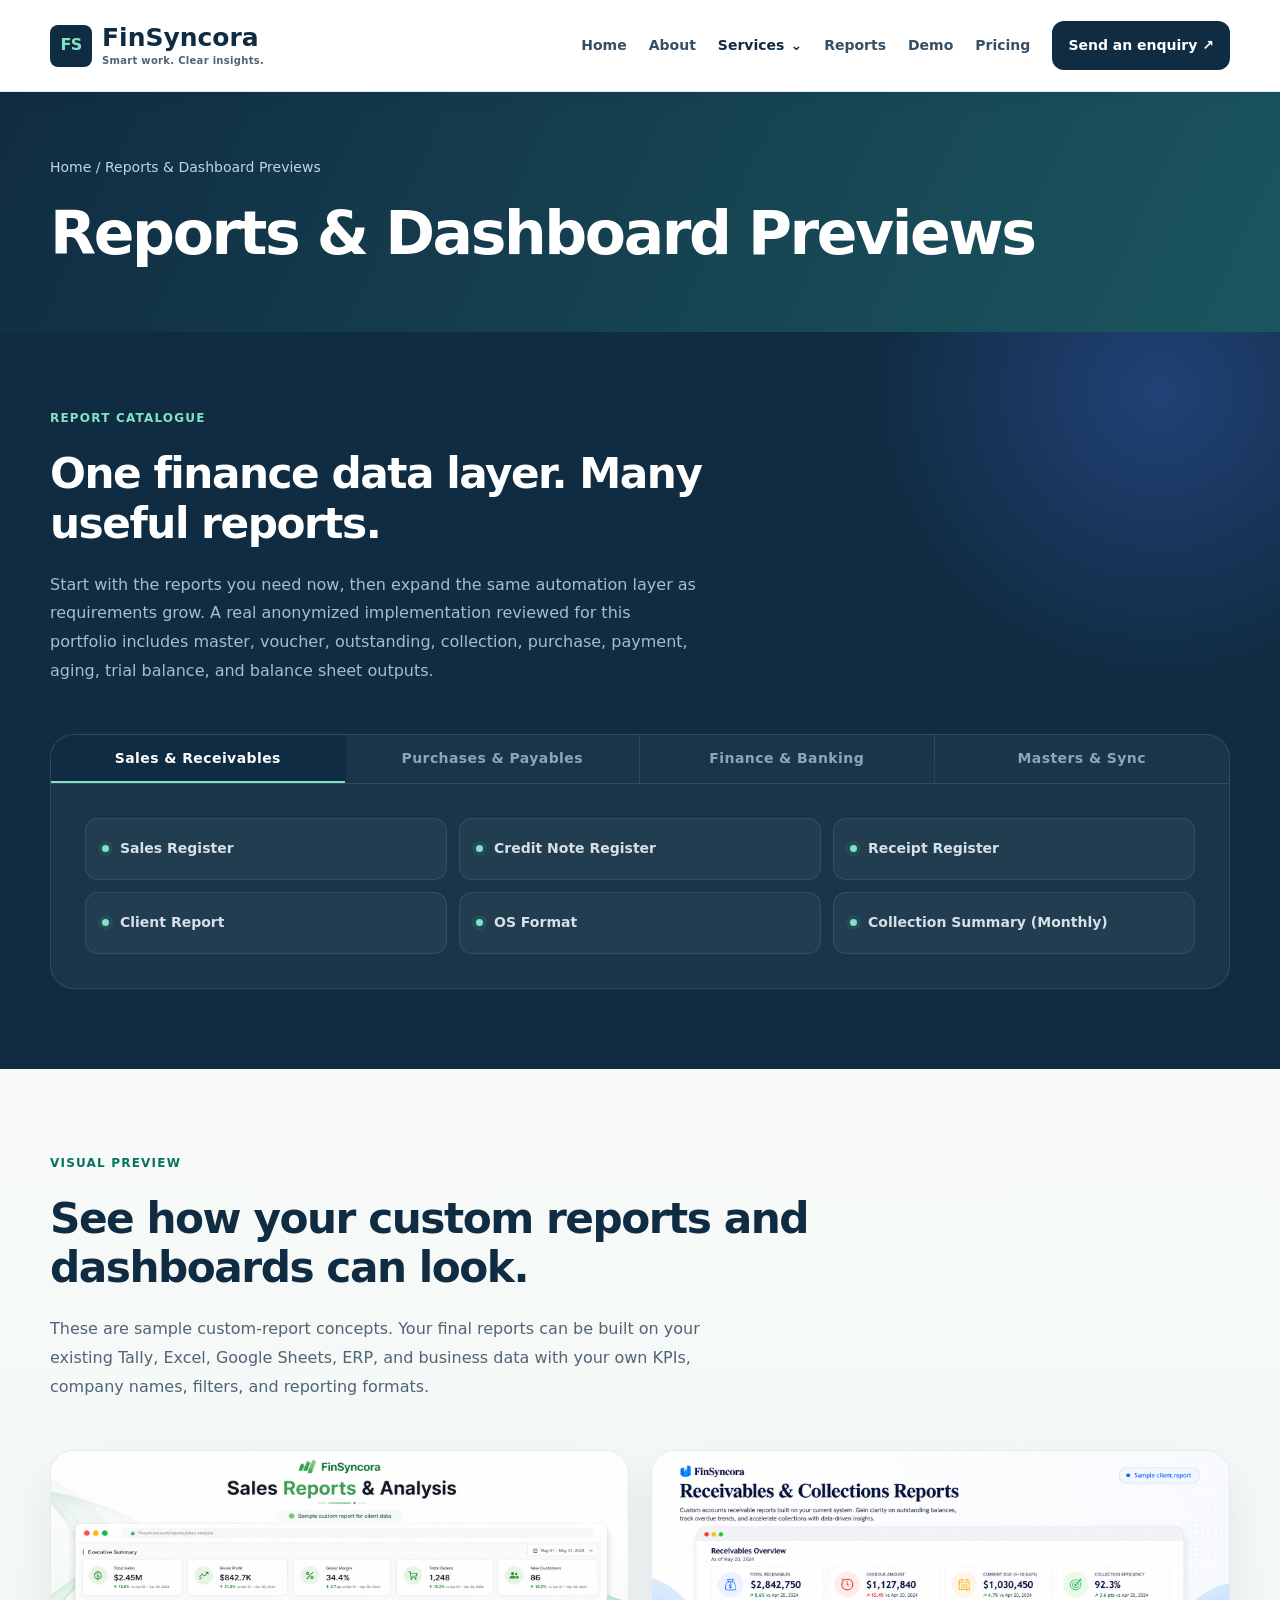
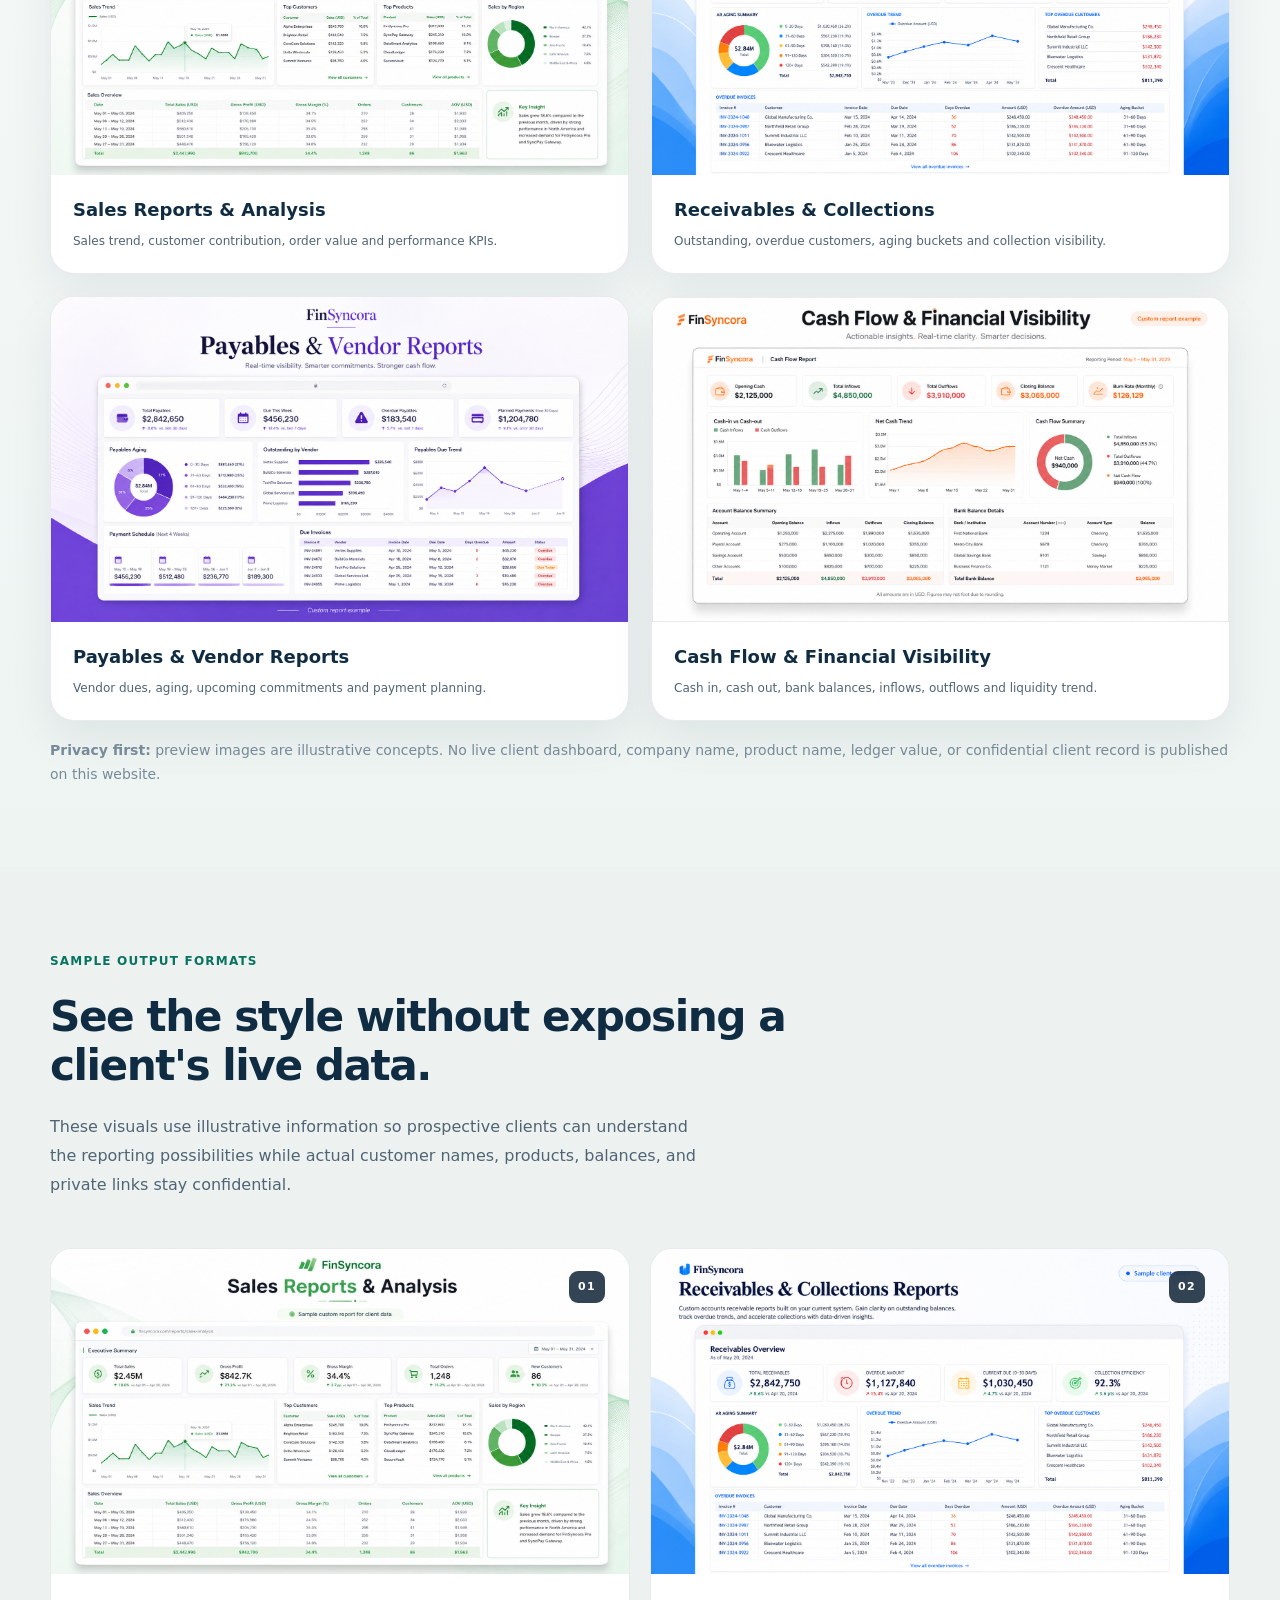
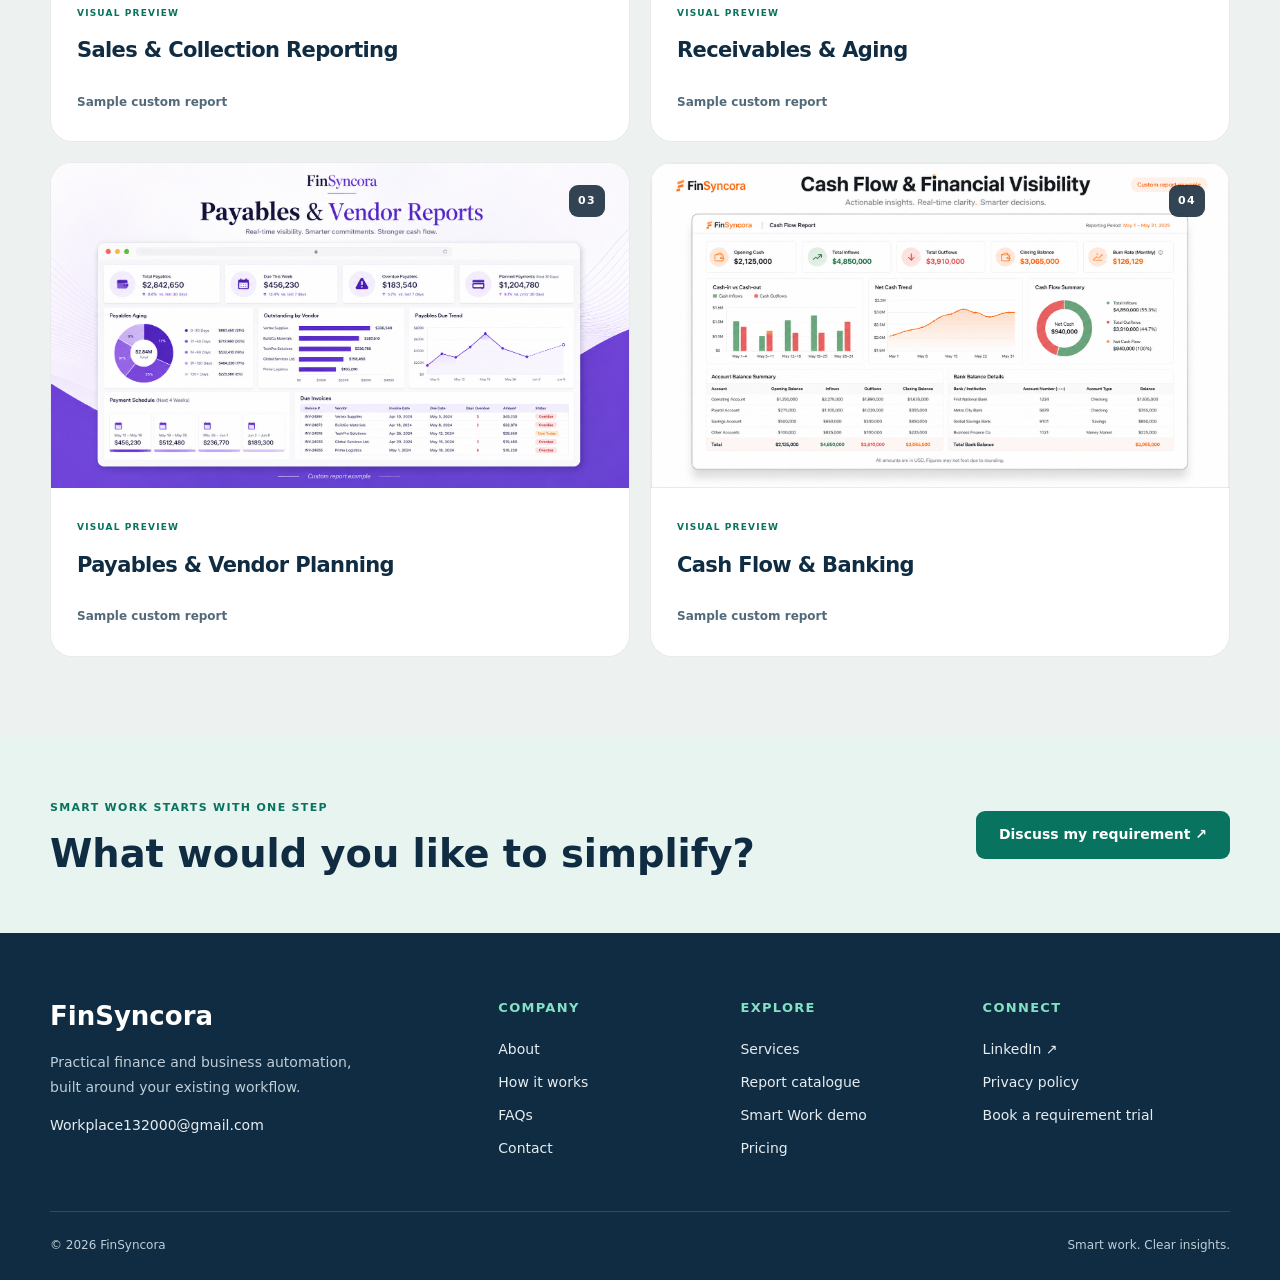
<file: reports.html>
<!DOCTYPE html>
<html lang="en">
<head>
  <meta charset="UTF-8" />
  <meta name="viewport" content="width=device-width, initial-scale=1.0" />
  <meta name="description" content="FinSyncora provides Tally and Google Sheets integration, automated financial reports, dynamic dashboards, email follow-ups, website generation, customized TDL solutions, and practical business automation built on existing systems." />
  <meta name="theme-color" content="#091b2e" />
  <meta property="og:title" content="Reports & Dashboard Previews | FinSyncora" />
  <meta property="og:description" content="Automate business workflows with Tally ↔ Google Sheets integration, dynamic dashboards, email reminders, website solutions, customized TDLs, and reporting automation." />
  <link rel="canonical" href="https://finsyncora.com/reports.html" />
  <meta property="og:url" content="https://finsyncora.com/reports.html" />
  <meta property="og:type" content="website" />
  <meta property="og:site_name" content="FinSyncora" />
  <meta property="og:image" content="https://finsyncora.com/automation-overview.png" />
  <meta property="og:image:alt" content="FinSyncora business automation dashboard preview" />
  <meta name="twitter:card" content="summary_large_image" />
  <meta name="twitter:title" content="FinSyncora | Business Solutions & Automation Services" />
  <meta name="twitter:description" content="Practical automation for Tally, Sheets, dashboards, follow-ups, websites, and customized TDLs." />
  <meta name="twitter:image" content="https://finsyncora.com/automation-overview.png" />
  <script type="application/ld+json">
  {"@context":"https://schema.org","@type":"ProfessionalService","name":"FinSyncora","url":"https://finsyncora.com/","email":"Workplace132000@gmail.com","description":"Business automation services including Tally and Google Sheets integration, dynamic dashboards, automated reports, email follow-ups, websites, and customized TDL solutions.","sameAs":["https://www.linkedin.com/in/priya-s-043b23216"],"areaServed":"India"}
  </script>
  <title>Reports & Dashboard Previews | FinSyncora</title>
  <link rel="icon" href="favicon.svg" type="image/svg+xml" />
  <link rel="stylesheet" href="styles.css?v=20261013-professional" />
<link rel="stylesheet" href="professional.css?v=20261013-design2" />
<link rel="stylesheet" href="reference.css?v=20261013-design2" />
</head>
<body><a class="skip-link" href="#main-content">Skip to content</a><aside class="festive-offer" id="festiveOffer" aria-label="2026 festive offer">
    <div class="festive-offer__glow" aria-hidden="true"></div>
    <div class="festive-offer__copy">
      <span class="festive-offer__eyebrow">2026 Festive Season Offer</span>
      <strong>30% OFF</strong>
      <span>Janmashtami · Ganpati · Navratri</span>
    </div>
    <p>Start your business automation, dashboard, Tally-Sheets, or website project now. Valid through <b>19 October 2026</b>.</p>
    <div class="festive-offer__actions">
      <a class="btn festive-offer__cta service-choice" href="contact.html#contact" data-service-choice="Festive Offer — 30% Off">Claim 30% off <span>↗</span></a>
      <span class="festive-offer__countdown" id="offerCountdown" aria-live="polite"></span>
    </div>
    <button class="festive-offer__close" id="closeFestiveOffer" type="button" aria-label="Dismiss festive offer">×</button>
  </aside><header class="site-header" id="top"><a class="brand" href="index.html" aria-label="FinSyncora home"><span class="brand-mark">FS</span><span class="brand-copy"><strong>FinSyncora</strong><small>Smart work. Clear insights.</small></span></a><button class="menu-toggle" aria-controls="main-navigation" aria-label="Open navigation" aria-expanded="false"><span></span><span></span><span></span></button><nav class="nav" id="main-navigation" aria-label="Main navigation"><a href="index.html">Home</a><a href="about.html">About</a><details class="nav-dropdown"><summary>Services <span aria-hidden="true">⌄</span></summary><div class="dropdown-panel"><a href="services.html">All services →</a><a href="services.html#solution-tally-sheets">Tally ↔ Sheets</a><a href="services.html#solution-dashboards">Dynamic dashboards</a><a href="services.html#solution-reminders">Email reminders</a><a href="services.html#solution-websites">Business websites</a><a href="services.html#solution-tdl">Custom TDL</a></div></details><a href="reports.html" aria-current="page">Reports</a><a href="smart-work/">Demo</a><a href="pricing.html">Pricing</a><a class="nav-cta" href="contact.html">Send an enquiry ↗</a></nav></header><div class="scroll-progress" aria-hidden="true"></div><main id="main-content" tabindex="-1"><section class="page-banner"><div class="section-shell"><p><a href="index.html">Home</a> / Reports & Dashboard Previews</p><h1>Reports & Dashboard Previews</h1></div></section>    <section id="integrations" class="integrations-section section-space">
      <div class="section-shell">
        <div class="section-heading light reveal">
          <div class="eyebrow">Report catalogue</div>
          <h2>One finance data layer. Many useful reports.</h2>
          <p>Start with the reports you need now, then expand the same automation layer as requirements grow. A real anonymized implementation reviewed for this portfolio includes master, voucher, outstanding, collection, purchase, payment, aging, trial balance, and balance sheet outputs.</p>
        </div>
        <div class="integration-tabs reveal">
          <div class="tab-buttons" role="tablist" aria-label="Integration report categories">
            <button class="tab-btn active" data-tab="sales" role="tab" id="report-tab-sales" aria-controls="sales" aria-selected="true">Sales & Receivables</button>
            <button class="tab-btn" data-tab="purchase" role="tab" id="report-tab-purchase" aria-controls="purchase" aria-selected="false">Purchases & Payables</button>
            <button class="tab-btn" data-tab="finance" role="tab" id="report-tab-finance" aria-controls="finance" aria-selected="false">Finance & Banking</button>
            <button class="tab-btn" data-tab="system" role="tab" id="report-tab-system" aria-controls="system" aria-selected="false">Masters & Sync</button>
          </div>
          <div class="tab-panel active" id="sales" role="tabpanel" aria-labelledby="report-tab-sales" tabindex="0"><div class="report-grid"><span>Sales Register</span><span>Credit Note Register</span><span>Receipt Register</span><span>Client Report</span><span>OS Format</span><span>Collection Summary (Monthly)</span></div></div>
          <div class="tab-panel" id="purchase" role="tabpanel" aria-labelledby="report-tab-purchase" tabindex="0" hidden><div class="report-grid"><span>Purchase Register</span><span>Creditors Outstanding</span><span>Payables Aging Summary</span><span>Payment by Credit Term</span><span>Payment by Aging</span><span>Payment Register</span><span>Payment Summary</span><span>Payment by Month</span></div></div>
          <div class="tab-panel" id="finance" role="tabpanel" aria-labelledby="report-tab-finance" tabindex="0" hidden><div class="report-grid"><span>Bank Account Summary</span><span>Expense Summary</span><span>Loans</span><span>Trial Balance</span><span>Balance Sheet</span><span>Custom MIS Reports</span></div></div>
          <div class="tab-panel" id="system" role="tabpanel" aria-labelledby="report-tab-system" tabindex="0" hidden><div class="report-grid"><span>Address Book</span><span>Sync Log</span><span>Custom Masters</span><span>Data Validation</span><span>Company-wise Reports</span><span>Period-wise Reports</span></div></div>
        </div>
      </div>
    </section>    <section id="insights" class="preview-section section-space">
      <div class="section-shell">
        <div class="section-heading reveal">
          <div class="eyebrow">Visual preview</div>
          <h2>See how your custom reports and dashboards can look.</h2>
          <p>These are sample custom-report concepts. Your final reports can be built on your existing Tally, Excel, Google Sheets, ERP, and business data with your own KPIs, company names, filters, and reporting formats.</p>
        </div>
        <div class="dashboard-picture-grid">
          <figure class="dashboard-picture reveal">
            <img loading="lazy" src="sales-report.png" decoding="async" alt="Sample custom Sales report and analysis preview" />
            <figcaption><strong>Sales Reports & Analysis</strong><span>Sales trend, customer contribution, order value and performance KPIs.</span></figcaption>
          </figure>
          <figure class="dashboard-picture reveal delay-1">
            <img loading="lazy" src="receivables-report.png" decoding="async" alt="Sample custom Receivables and Collections report preview" />
            <figcaption><strong>Receivables & Collections</strong><span>Outstanding, overdue customers, aging buckets and collection visibility.</span></figcaption>
          </figure>
          <figure class="dashboard-picture reveal delay-2">
            <img loading="lazy" src="payables-report.png" decoding="async" alt="Sample custom Payables and Vendor report preview" />
            <figcaption><strong>Payables & Vendor Reports</strong><span>Vendor dues, aging, upcoming commitments and payment planning.</span></figcaption>
          </figure>
          <figure class="dashboard-picture reveal delay-3">
            <img loading="lazy" src="cashflow-report.png" decoding="async" alt="Sample custom Cash Flow and Financial Visibility report preview" />
            <figcaption><strong>Cash Flow & Financial Visibility</strong><span>Cash in, cash out, bank balances, inflows, outflows and liquidity trend.</span></figcaption>
          </figure>
        </div>
        <p class="preview-note reveal"><strong>Privacy first:</strong> preview images are illustrative concepts. No live client dashboard, company name, product name, ledger value, or confidential client record is published on this website.</p>
      </div>
    </section>    <section id="work" class="work-section section-space">
      <div class="section-shell">
        <div class="section-heading reveal">
          <div class="eyebrow">Sample output formats</div>
          <h2>See the style without exposing a client's live data.</h2>
          <p>These visuals use illustrative information so prospective clients can understand the reporting possibilities while actual customer names, products, balances, and private links stay confidential.</p>
        </div>
        <div class="work-grid visual-only-grid">
          <article class="work-card reveal"><div class="work-preview"><img loading="lazy" src="sales-report.png" decoding="async" alt="Sample Sales report preview" /><span class="work-index">01</span></div><div class="work-copy"><small>Visual Preview</small><h3>Sales & Collection Reporting</h3><span>Sample custom report</span></div></article>
          <article class="work-card reveal delay-1"><div class="work-preview"><img loading="lazy" src="receivables-report.png" decoding="async" alt="Sample Receivables report preview" /><span class="work-index">02</span></div><div class="work-copy"><small>Visual Preview</small><h3>Receivables & Aging</h3><span>Sample custom report</span></div></article>
          <article class="work-card reveal delay-2"><div class="work-preview"><img loading="lazy" src="payables-report.png" decoding="async" alt="Sample Payables report preview" /><span class="work-index">03</span></div><div class="work-copy"><small>Visual Preview</small><h3>Payables & Vendor Planning</h3><span>Sample custom report</span></div></article>
          <article class="work-card reveal delay-3"><div class="work-preview"><img loading="lazy" src="cashflow-report.png" decoding="async" alt="Sample Cash Flow report preview" /><span class="work-index">04</span></div><div class="work-copy"><small>Visual Preview</small><h3>Cash Flow & Banking</h3><span>Sample custom report</span></div></article>
        </div>
      </div>
    </section><section class="closing-cta"><div class="section-shell"><div><span>SMART WORK STARTS WITH ONE STEP</span><h2>What would you like to simplify?</h2></div><a class="btn btn-primary" href="contact.html">Discuss my requirement ↗</a></div></section></main><footer class="footer reference-footer"><div class="section-shell footer-columns"><div><a class="footer-brand" href="index.html">FinSyncora</a><p>Practical finance and business automation, built around your existing workflow.</p><a href="mailto:Workplace132000@gmail.com">Workplace132000@gmail.com</a></div><div><h2>Company</h2><a href="about.html">About</a><a href="how-it-works.html">How it works</a><a href="faq.html">FAQs</a><a href="contact.html">Contact</a></div><div><h2>Explore</h2><a href="services.html">Services</a><a href="reports.html">Report catalogue</a><a href="smart-work/">Smart Work demo</a><a href="pricing.html">Pricing</a></div><div><h2>Connect</h2><a href="https://www.linkedin.com/in/priya-s-043b23216" target="_blank" rel="noopener noreferrer">LinkedIn ↗</a><a href="privacy.html">Privacy policy</a><a href="trial-payment.html">Book a requirement trial</a></div></div><div class="section-shell footer-bottom"><span>© <span id="year"></span> FinSyncora</span><span>Smart work. Clear insights.</span></div></footer><a class="back-to-top" href="#top" aria-label="Back to top">↑</a><script src="script.js?v=20261013-design2"></script></body></html>
</file>
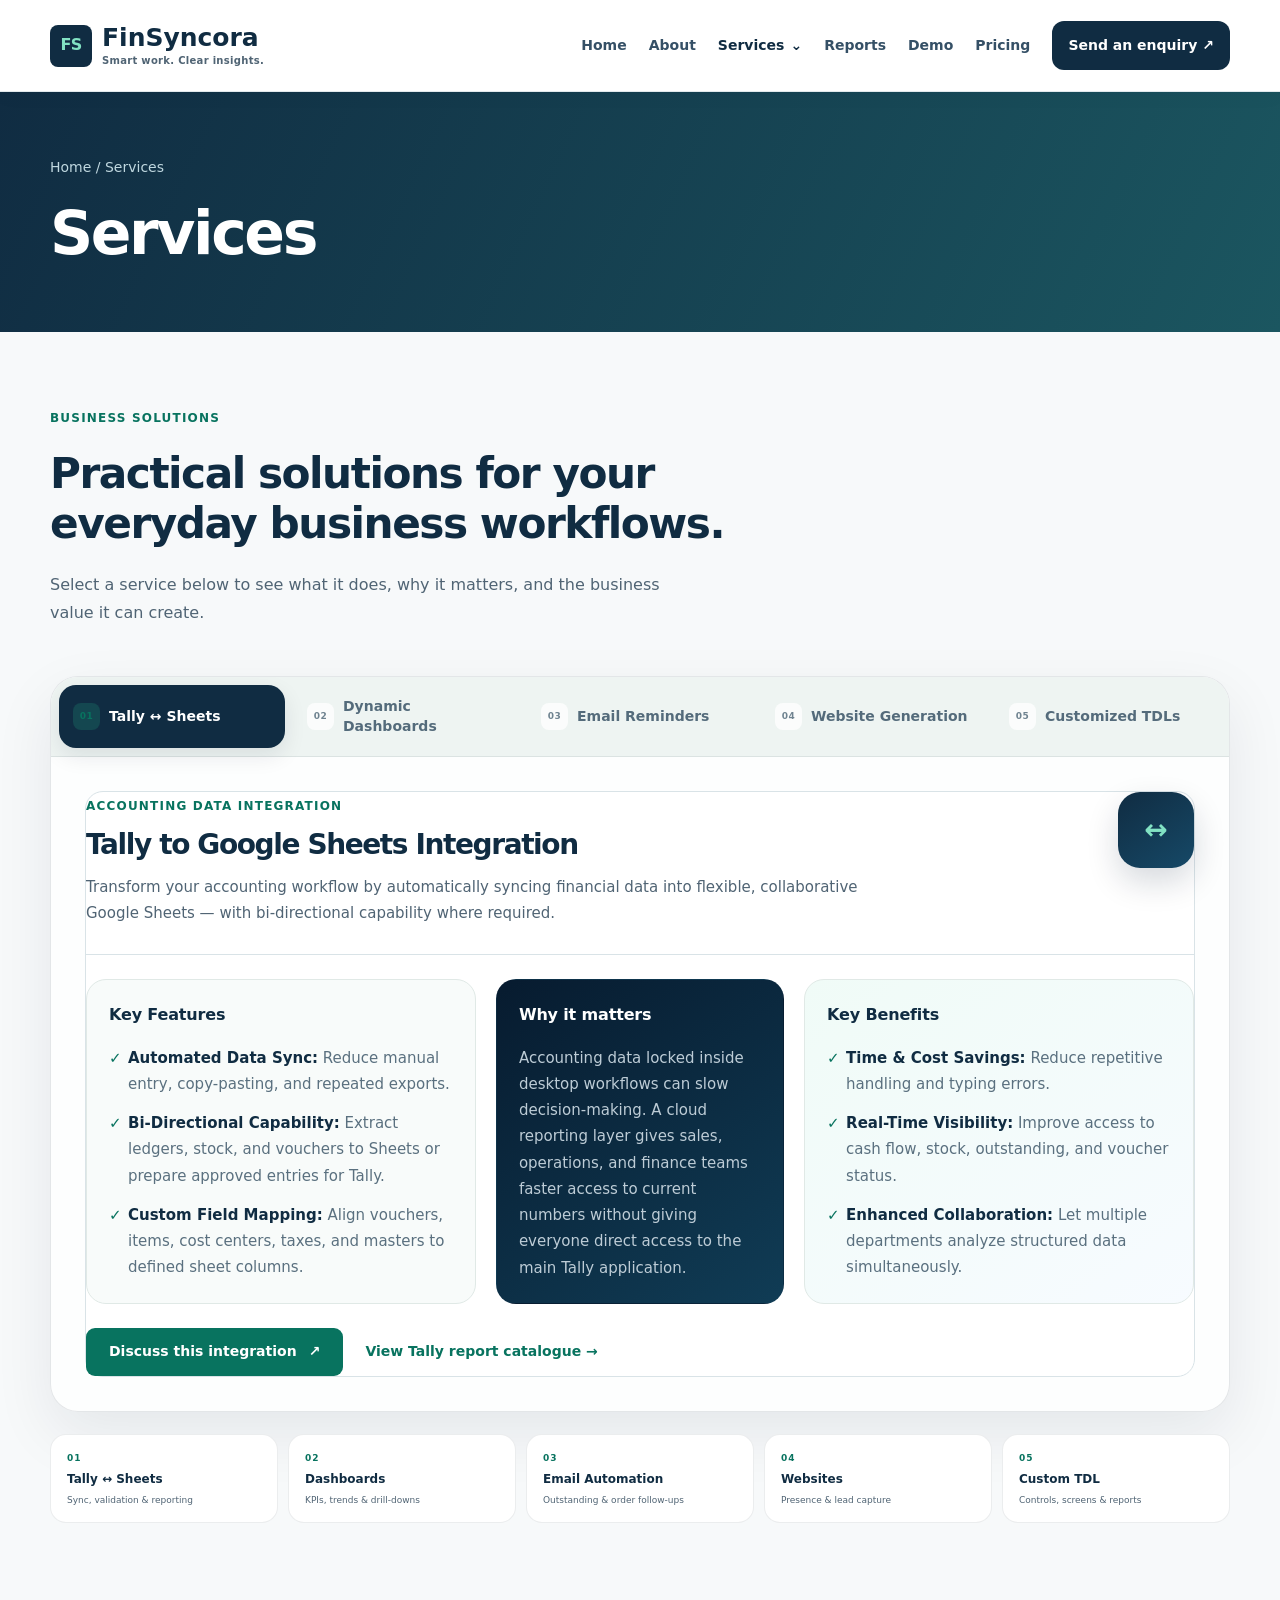
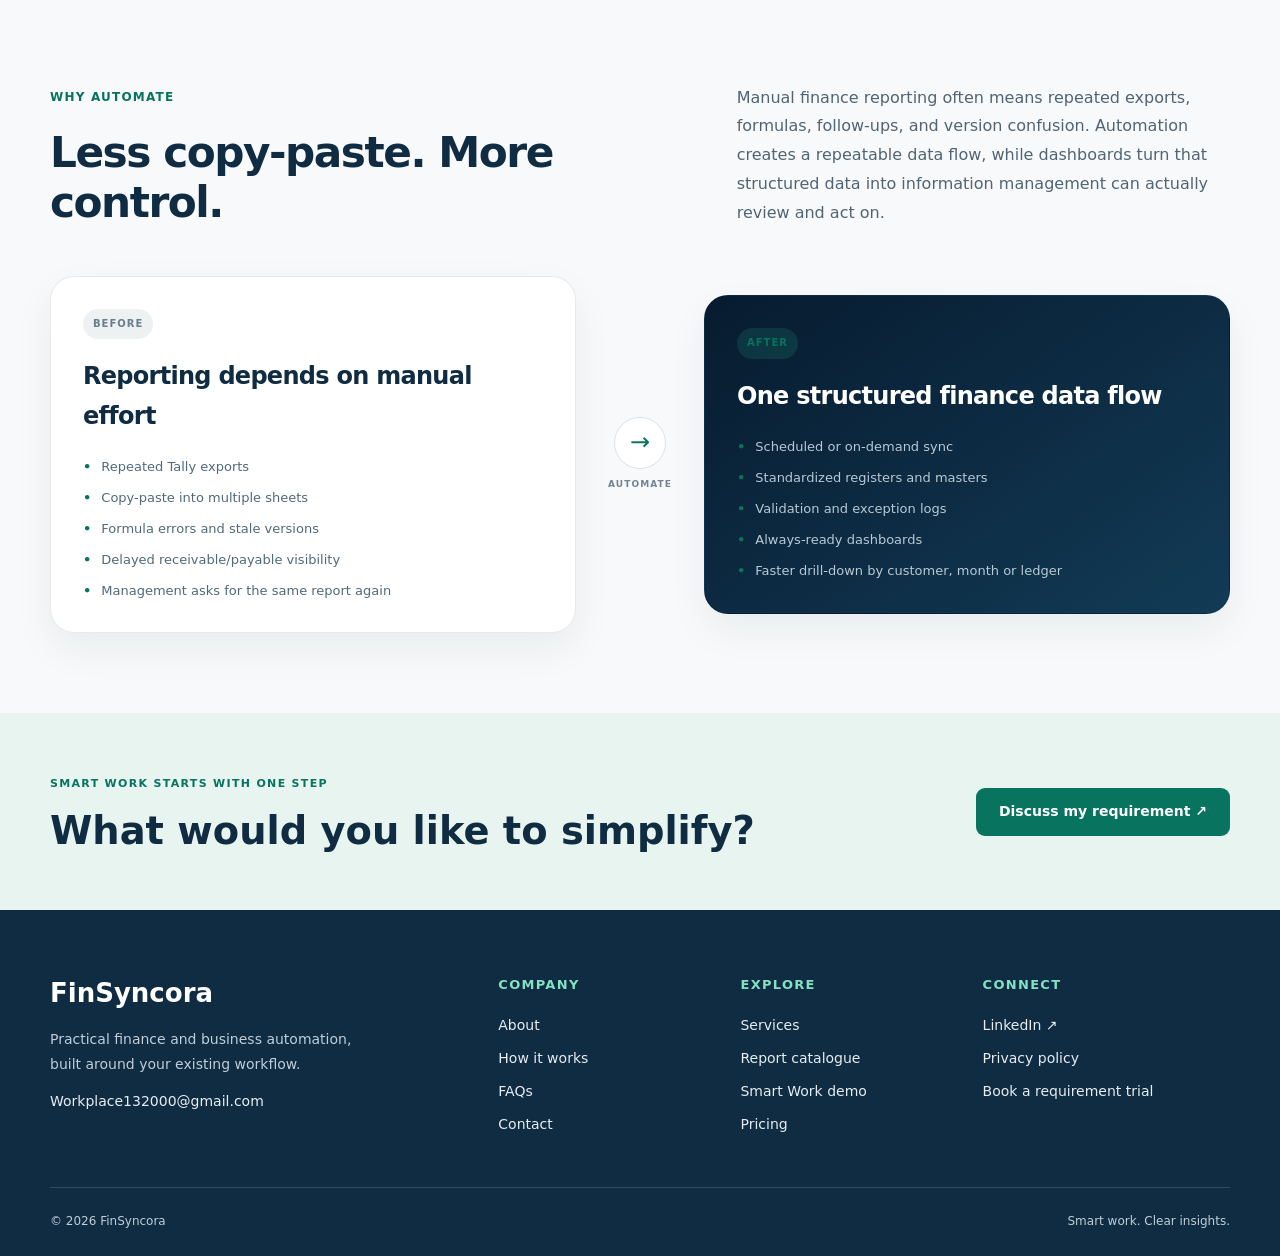
<file: services.html>
<!DOCTYPE html>
<html lang="en">
<head>
  <meta charset="UTF-8" />
  <meta name="viewport" content="width=device-width, initial-scale=1.0" />
  <meta name="description" content="FinSyncora provides Tally and Google Sheets integration, automated financial reports, dynamic dashboards, email follow-ups, website generation, customized TDL solutions, and practical business automation built on existing systems." />
  <meta name="theme-color" content="#091b2e" />
  <meta property="og:title" content="Services | FinSyncora" />
  <meta property="og:description" content="Automate business workflows with Tally ↔ Google Sheets integration, dynamic dashboards, email reminders, website solutions, customized TDLs, and reporting automation." />
  <link rel="canonical" href="https://finsyncora.com/services.html" />
  <meta property="og:url" content="https://finsyncora.com/services.html" />
  <meta property="og:type" content="website" />
  <meta property="og:site_name" content="FinSyncora" />
  <meta property="og:image" content="https://finsyncora.com/automation-overview.png" />
  <meta property="og:image:alt" content="FinSyncora business automation dashboard preview" />
  <meta name="twitter:card" content="summary_large_image" />
  <meta name="twitter:title" content="FinSyncora | Business Solutions & Automation Services" />
  <meta name="twitter:description" content="Practical automation for Tally, Sheets, dashboards, follow-ups, websites, and customized TDLs." />
  <meta name="twitter:image" content="https://finsyncora.com/automation-overview.png" />
  <script type="application/ld+json">
  {"@context":"https://schema.org","@type":"ProfessionalService","name":"FinSyncora","url":"https://finsyncora.com/","email":"Workplace132000@gmail.com","description":"Business automation services including Tally and Google Sheets integration, dynamic dashboards, automated reports, email follow-ups, websites, and customized TDL solutions.","sameAs":["https://www.linkedin.com/in/priya-s-043b23216"],"areaServed":"India"}
  </script>
  <title>Services | FinSyncora</title>
  <link rel="icon" href="favicon.svg" type="image/svg+xml" />
  <link rel="stylesheet" href="styles.css?v=20261013-professional" />
<link rel="stylesheet" href="professional.css?v=20261013-design2" />
<link rel="stylesheet" href="reference.css?v=20261013-design2" />
</head>
<body><a class="skip-link" href="#main-content">Skip to content</a><aside class="festive-offer" id="festiveOffer" aria-label="2026 festive offer">
    <div class="festive-offer__glow" aria-hidden="true"></div>
    <div class="festive-offer__copy">
      <span class="festive-offer__eyebrow">2026 Festive Season Offer</span>
      <strong>30% OFF</strong>
      <span>Janmashtami · Ganpati · Navratri</span>
    </div>
    <p>Start your business automation, dashboard, Tally-Sheets, or website project now. Valid through <b>19 October 2026</b>.</p>
    <div class="festive-offer__actions">
      <a class="btn festive-offer__cta service-choice" href="contact.html#contact" data-service-choice="Festive Offer — 30% Off">Claim 30% off <span>↗</span></a>
      <span class="festive-offer__countdown" id="offerCountdown" aria-live="polite"></span>
    </div>
    <button class="festive-offer__close" id="closeFestiveOffer" type="button" aria-label="Dismiss festive offer">×</button>
  </aside><header class="site-header" id="top"><a class="brand" href="index.html" aria-label="FinSyncora home"><span class="brand-mark">FS</span><span class="brand-copy"><strong>FinSyncora</strong><small>Smart work. Clear insights.</small></span></a><button class="menu-toggle" aria-controls="main-navigation" aria-label="Open navigation" aria-expanded="false"><span></span><span></span><span></span></button><nav class="nav" id="main-navigation" aria-label="Main navigation"><a href="index.html">Home</a><a href="about.html">About</a><details class="nav-dropdown"><summary>Services <span aria-hidden="true">⌄</span></summary><div class="dropdown-panel"><a href="services.html">All services →</a><a href="services.html#solution-tally-sheets">Tally ↔ Sheets</a><a href="services.html#solution-dashboards">Dynamic dashboards</a><a href="services.html#solution-reminders">Email reminders</a><a href="services.html#solution-websites">Business websites</a><a href="services.html#solution-tdl">Custom TDL</a></div></details><a href="reports.html">Reports</a><a href="smart-work/">Demo</a><a href="pricing.html">Pricing</a><a class="nav-cta" href="contact.html">Send an enquiry ↗</a></nav></header><div class="scroll-progress" aria-hidden="true"></div><main id="main-content" tabindex="-1"><section class="page-banner"><div class="section-shell"><p><a href="index.html">Home</a> / Services</p><h1>Services</h1></div></section>    <section id="services" class="services-section section-space">
      <div class="section-shell">
        <div class="section-heading reveal">
          <div class="eyebrow">Business solutions</div>
          <h2>Practical solutions for your everyday business workflows.</h2>
          <p>Select a service below to see what it does, why it matters, and the business value it can create.</p>
        </div>

        <div class="solution-tabs reveal" data-solution-tabs>
          <div class="solution-tab-list" role="tablist" aria-label="Business automation services">
            <button class="solution-tab-btn active" id="tab-tally-sheets" data-solution-tab="tally-sheets" role="tab" aria-controls="solution-tally-sheets" aria-selected="true"><span>01</span>Tally ↔ Sheets</button>
            <button class="solution-tab-btn" id="tab-dashboards" data-solution-tab="dashboards" role="tab" aria-controls="solution-dashboards" aria-selected="false"><span>02</span>Dynamic Dashboards</button>
            <button class="solution-tab-btn" id="tab-reminders" data-solution-tab="reminders" role="tab" aria-controls="solution-reminders" aria-selected="false"><span>03</span>Email Reminders</button>
            <button class="solution-tab-btn" id="tab-websites" data-solution-tab="websites" role="tab" aria-controls="solution-websites" aria-selected="false"><span>04</span>Website Generation</button>
            <button class="solution-tab-btn" id="tab-tdl" data-solution-tab="tdl" role="tab" aria-controls="solution-tdl" aria-selected="false"><span>05</span>Customized TDLs</button>
          </div>

          <div class="solution-tab-panels">
            <article class="solution-panel active" id="solution-tally-sheets" data-solution-panel="tally-sheets" role="tabpanel" aria-labelledby="tab-tally-sheets" tabindex="0">
              <div class="solution-panel-head">
                <div><span class="solution-kicker">Accounting data integration</span><h3>Tally to Google Sheets Integration</h3><p>Transform your accounting workflow by automatically syncing financial data into flexible, collaborative Google Sheets — with bi-directional capability where required.</p></div>
                <div class="solution-symbol">↔</div>
              </div>
              <div class="solution-info-grid">
                <div class="solution-block"><h4>Key Features</h4><ul><li><strong>Automated Data Sync:</strong> Reduce manual entry, copy-pasting, and repeated exports.</li><li><strong>Bi-Directional Capability:</strong> Extract ledgers, stock, and vouchers to Sheets or prepare approved entries for Tally.</li><li><strong>Custom Field Mapping:</strong> Align vouchers, items, cost centers, taxes, and masters to defined sheet columns.</li></ul></div>
                <div class="solution-block importance"><h4>Why it matters</h4><p>Accounting data locked inside desktop workflows can slow decision-making. A cloud reporting layer gives sales, operations, and finance teams faster access to current numbers without giving everyone direct access to the main Tally application.</p></div>
                <div class="solution-block benefits"><h4>Key Benefits</h4><ul><li><strong>Time & Cost Savings:</strong> Reduce repetitive handling and typing errors.</li><li><strong>Real-Time Visibility:</strong> Improve access to cash flow, stock, outstanding, and voucher status.</li><li><strong>Enhanced Collaboration:</strong> Let multiple departments analyze structured data simultaneously.</li></ul></div>
              </div>
              <div class="solution-actions"><a class="btn btn-primary service-choice" href="contact.html#contact" data-service-choice="Tally ↔ Google Sheets Integration">Discuss this integration <span>↗</span></a><a class="text-link" href="reports.html#integrations">View Tally report catalogue →</a></div>
            </article>

            <article class="solution-panel" id="solution-dashboards" data-solution-panel="dashboards" role="tabpanel" aria-labelledby="tab-dashboards" tabindex="0" hidden>
              <div class="solution-panel-head"><div><span class="solution-kicker">Business intelligence</span><h3>Dynamic Dashboards</h3><p>Turn raw transactional data into interactive visual insights that help management identify trends, risks, and priorities faster.</p></div><div class="solution-symbol">▥</div></div>
              <div class="solution-info-grid">
                <div class="solution-block"><h4>Key Features</h4><ul><li><strong>Interactive Filtering:</strong> Slice information by date, region, product category, salesperson, ledger, or customer.</li><li><strong>Multi-Source Aggregation:</strong> Combine Tally, Google Sheets, CRM, and web-platform data into one view.</li><li><strong>KPI Monitoring:</strong> Track revenue growth, margins, inventory turnover, receivables, payables, and other business indicators.</li></ul></div>
                <div class="solution-block importance"><h4>Why it matters</h4><p>Long tabular reports can hide trends and warning signs. Dynamic dashboards translate complex financial and operational metrics into clear visual patterns that are easier to review during day-to-day decisions and management meetings.</p></div>
                <div class="solution-block benefits"><h4>Key Benefits</h4><ul><li><strong>Data-Driven Decisions:</strong> Identify strong customers, products, regions, and changing sales patterns quickly.</li><li><strong>Early Risk Identification:</strong> Surface overdue receivables, liabilities, stock issues, or cash-flow pressure earlier.</li><li><strong>Streamlined Meetings:</strong> Replace multiple sheets with focused KPIs and drill-down views.</li></ul></div>
              </div>
              <div class="solution-actions"><a class="btn btn-primary service-choice" href="contact.html#contact" data-service-choice="Dynamic Dashboards">Build my dashboard <span>↗</span></a><a class="text-link" href="reports.html#insights">See visual previews →</a></div>
            </article>

            <article class="solution-panel" id="solution-reminders" data-solution-panel="reminders" role="tabpanel" aria-labelledby="tab-reminders" tabindex="0" hidden>
              <div class="solution-panel-head"><div><span class="solution-kicker">Collections + customer communication</span><h3>Auto Reminders via Email</h3><p>Automate order updates and outstanding follow-ups so routine communication happens consistently without depending on manual reminders.</p></div><div class="solution-symbol">✉</div></div>
              <div class="solution-info-grid">
                <div class="solution-block"><h4>Key Features</h4><ul><li><strong>Scheduled Outstanding Alerts:</strong> Send ledger balances, due dates, invoice references, and payment instructions to overdue customers.</li><li><strong>Order Status Notifications:</strong> Keep buyers updated from order booking through dispatch.</li><li><strong>Customizable Templates:</strong> Use dynamic tags for customer name, invoice number, due date, amount, salesperson, or order status.</li></ul></div>
                <div class="solution-block importance"><h4>Why it matters</h4><p>Manual follow-ups consume administrative time and are easy to miss during busy periods. Automated notifications create a consistent communication rhythm for collections and order tracking.</p></div>
                <div class="solution-block benefits"><h4>Key Benefits</h4><ul><li><strong>Faster Collections:</strong> Timely reminders support a more disciplined receivables process.</li><li><strong>Lower Administrative Load:</strong> Reduce repetitive follow-up work for sales and accounts teams.</li><li><strong>Better Customer Experience:</strong> Keep customers informed with structured, professional updates.</li></ul></div>
              </div>
              <div class="solution-actions"><a class="btn btn-primary service-choice" href="contact.html#contact" data-service-choice="Auto Email Reminders">Automate my follow-ups <span>↗</span></a></div>
            </article>

            <article class="solution-panel" id="solution-websites" data-solution-panel="websites" role="tabpanel" aria-labelledby="tab-websites" tabindex="0" hidden>
              <div class="solution-panel-head"><div><span class="solution-kicker">Digital presence + lead capture</span><h3>Website Generation</h3><p>Establish a fast, modern, professional web presence designed to explain your offering clearly and capture incoming enquiries.</p></div><div class="solution-symbol">⌘</div></div>
              <div class="solution-info-grid">
                <div class="solution-block"><h4>Key Features</h4><ul><li><strong>Custom Responsive Design:</strong> Optimized for desktop, tablet, and mobile screens.</li><li><strong>Lead Capture & Integration:</strong> Send enquiries into Google Sheets, CRM workflows, email, or messaging platforms.</li><li><strong>SEO & Speed Structure:</strong> Build with clean page structure, metadata, and performance-conscious front-end practices.</li></ul></div>
                <div class="solution-block importance"><h4>Why it matters</h4><p>Your website is often the first place a potential customer evaluates the business. A clear, structured web presence helps communicate credibility, services, proof, and the next action to take.</p></div>
                <div class="solution-block benefits"><h4>Key Benefits</h4><ul><li><strong>24/7 Digital Storefront:</strong> Present products, services, and value propositions continuously.</li><li><strong>More Lead Opportunities:</strong> Use focused calls-to-action and forms to capture qualified enquiries.</li><li><strong>Brand Credibility:</strong> Present a consistent and professional digital identity.</li></ul></div>
              </div>
              <div class="solution-actions"><a class="btn btn-primary service-choice" href="contact.html#contact" data-service-choice="Website Generation">Plan my website <span>↗</span></a></div>
            </article>

            <article class="solution-panel" id="solution-tdl" data-solution-panel="tdl" role="tabpanel" aria-labelledby="tab-tdl" tabindex="0" hidden>
              <div class="solution-panel-head"><div><span class="solution-kicker">Tally customization</span><h3>Customized TDLs</h3><p>Tailor Tally Prime around your operational requirements with custom modules, entry controls, validations, and specialized business reports.</p></div><div class="solution-symbol">{ }</div></div>
              <div class="solution-info-grid">
                <div class="solution-block"><h4>Key Features</h4><ul><li><strong>Custom Entry Modules:</strong> Modify voucher layouts, add mandatory fields, or enforce input rules.</li><li><strong>Specialized Reports:</strong> Create business-specific financial and operational views beyond standard reports.</li><li><strong>Security & Controls:</strong> Add role restrictions, approval logic, validation rules, and audit-oriented controls.</li></ul></div>
                <div class="solution-block importance"><h4>Why it matters</h4><p>Standard Tally configurations do not always match the exact processes of manufacturing, trading, or service businesses. TDL customization can adapt Tally around operational workflows instead of forcing teams into repeated manual workarounds.</p></div>
                <div class="solution-block benefits"><h4>Key Benefits</h4><ul><li><strong>Better Process Fit:</strong> Align Tally behavior with your internal procedures.</li><li><strong>Stronger Internal Controls:</strong> Restrict edits, validate entries, and protect sensitive master data.</li><li><strong>Maximize Existing Tally Use:</strong> Extend your current Tally setup before adding unnecessary secondary software.</li></ul></div>
              </div>
              <div class="solution-actions"><a class="btn btn-primary service-choice" href="contact.html#contact" data-service-choice="Customized TDLs">Discuss a TDL requirement <span>↗</span></a></div>
            </article>
          </div>
        </div>

        <div class="solution-overview-grid reveal">
          <article><span>01</span><strong>Tally ↔ Sheets</strong><small>Sync, validation & reporting</small></article>
          <article><span>02</span><strong>Dashboards</strong><small>KPIs, trends & drill-downs</small></article>
          <article><span>03</span><strong>Email Automation</strong><small>Outstanding & order follow-ups</small></article>
          <article><span>04</span><strong>Websites</strong><small>Presence & lead capture</small></article>
          <article><span>05</span><strong>Custom TDL</strong><small>Controls, screens & reports</small></article>
        </div>
      </div>
    </section>    <section id="why-automate" class="problem-section section-space">
      <div class="section-shell">
        <div class="section-heading split-heading reveal">
          <div><div class="eyebrow">Why automate</div><h2>Less copy-paste. More control.</h2></div>
          <p>Manual finance reporting often means repeated exports, formulas, follow-ups, and version confusion. Automation creates a repeatable data flow, while dashboards turn that structured data into information management can actually review and act on.</p>
        </div>
        <div class="before-after-grid">
          <article class="before-card reveal">
            <div class="ba-label muted-label">Before</div>
            <h3>Reporting depends on manual effort</h3>
            <ul><li>Repeated Tally exports</li><li>Copy-paste into multiple sheets</li><li>Formula errors and stale versions</li><li>Delayed receivable/payable visibility</li><li>Management asks for the same report again</li></ul>
          </article>
          <div class="transform-arrow reveal delay-1" aria-hidden="true"><span>→</span><small>Automate</small></div>
          <article class="after-card reveal delay-2">
            <div class="ba-label">After</div>
            <h3>One structured finance data flow</h3>
            <ul><li>Scheduled or on-demand sync</li><li>Standardized registers and masters</li><li>Validation and exception logs</li><li>Always-ready dashboards</li><li>Faster drill-down by customer, month or ledger</li></ul>
          </article>
        </div>
      </div>
    </section><section class="closing-cta"><div class="section-shell"><div><span>SMART WORK STARTS WITH ONE STEP</span><h2>What would you like to simplify?</h2></div><a class="btn btn-primary" href="contact.html">Discuss my requirement ↗</a></div></section></main><footer class="footer reference-footer"><div class="section-shell footer-columns"><div><a class="footer-brand" href="index.html">FinSyncora</a><p>Practical finance and business automation, built around your existing workflow.</p><a href="mailto:Workplace132000@gmail.com">Workplace132000@gmail.com</a></div><div><h2>Company</h2><a href="about.html">About</a><a href="how-it-works.html">How it works</a><a href="faq.html">FAQs</a><a href="contact.html">Contact</a></div><div><h2>Explore</h2><a href="services.html">Services</a><a href="reports.html">Report catalogue</a><a href="smart-work/">Smart Work demo</a><a href="pricing.html">Pricing</a></div><div><h2>Connect</h2><a href="https://www.linkedin.com/in/priya-s-043b23216" target="_blank" rel="noopener noreferrer">LinkedIn ↗</a><a href="privacy.html">Privacy policy</a><a href="trial-payment.html">Book a requirement trial</a></div></div><div class="section-shell footer-bottom"><span>© <span id="year"></span> FinSyncora</span><span>Smart work. Clear insights.</span></div></footer><a class="back-to-top" href="#top" aria-label="Back to top">↑</a><script src="script.js?v=20261013-design2"></script></body></html>
</file>
<file: styles.css>
:root {
  --ink: #071b2f;
  --ink-2: #0e2a43;
  --paper: #f6f8f7;
  --white: #ffffff;
  --muted: #617182;
  --line: #dbe3e4;
  --mint: #2ee6a6;
  --mint-dark: #0da978;
  --cyan: #61d8ff;
  --blue: #4e77ff;
  --violet: #8f7cff;
  --orange: #ffb95e;
  --shadow: 0 28px 75px rgba(7, 27, 47, .12);
  --radius: 24px;
  --max: 1180px;
}

* { box-sizing: border-box; }
html { scroll-behavior: smooth; }
body {
  margin: 0;
  color: var(--ink);
  background: var(--paper);
  font-family: Inter, ui-sans-serif, system-ui, -apple-system, BlinkMacSystemFont, "Segoe UI", sans-serif;
  -webkit-font-smoothing: antialiased;
  overflow-x: hidden;
}
body::before {
  content: "";
  position: fixed;
  inset: 0;
  pointer-events: none;
  background: radial-gradient(circle at 20% -10%, rgba(46,230,166,.12), transparent 29%), radial-gradient(circle at 95% 18%, rgba(78,119,255,.09), transparent 26%);
  z-index: -2;
}
.noise { position: fixed; inset: 0; opacity: .03; pointer-events: none; z-index: 999; background-image: url("data:image/svg+xml,%3Csvg viewBox='0 0 160 160' xmlns='http://www.w3.org/2000/svg'%3E%3Cfilter id='n'%3E%3CfeTurbulence type='fractalNoise' baseFrequency='.9' numOctaves='3' stitchTiles='stitch'/%3E%3C/filter%3E%3Crect width='100%25' height='100%25' filter='url(%23n)' opacity='.8'/%3E%3C/svg%3E"); }
a { color: inherit; text-decoration: none; }
button, input, select, textarea { font: inherit; }
button { cursor: pointer; }
.section-shell { width: min(var(--max), calc(100% - 48px)); margin-inline: auto; }
.section-space { padding-block: 108px; }

.site-header {
  position: sticky; top: 0; z-index: 50;
  width: min(1240px, calc(100% - 28px));
  margin: 14px auto 0;
  height: 72px;
  display: flex; align-items: center; justify-content: space-between;
  padding: 10px 12px 10px 16px;
  background: rgba(246,248,247,.83);
  border: 1px solid rgba(14,42,67,.1);
  border-radius: 18px;
  backdrop-filter: blur(16px);
  box-shadow: 0 10px 30px rgba(7,27,47,.05);
}
.brand { display: flex; align-items: center; gap: 10px; }
.brand-mark { width: 42px; height: 42px; display: grid; place-items: center; border-radius: 13px; background: var(--ink); color: var(--mint); font-weight: 900; letter-spacing: -.04em; }
.brand-copy { display: grid; line-height: 1.05; }
.brand-copy strong { font-size: 14px; }
.brand-copy small { margin-top: 5px; font-size: 10px; color: var(--muted); text-transform: uppercase; letter-spacing: .13em; font-weight: 700; }
.nav { display: flex; align-items: center; gap: 18px; font-size: 12px; font-weight: 700; }
.nav > a:not(.nav-cta) { color: #355066; transition: color .2s ease; }
.nav > a:not(.nav-cta):hover { color: var(--ink); }
.nav-cta { padding: 13px 16px; background: var(--ink); color: white; border-radius: 12px; }
.menu-toggle { display: none; border: 0; background: transparent; width: 42px; height: 42px; padding: 9px; }
.menu-toggle span { display: block; height: 2px; background: var(--ink); margin: 5px 0; border-radius: 3px; }

.hero { min-height: 740px; display: grid; grid-template-columns: 1.05fr .95fr; align-items: center; gap: 52px; padding-top: 68px; padding-bottom: 85px; }
.eyebrow { display: inline-flex; align-items: center; gap: 8px; font-size: 12px; text-transform: uppercase; letter-spacing: .14em; font-weight: 850; color: var(--mint-dark); margin-bottom: 20px; }
.live-dot { width: 8px; height: 8px; border-radius: 50%; background: var(--mint); box-shadow: 0 0 0 5px rgba(46,230,166,.15); }
.hero h1, .section-heading h2, .contact-copy h2, .about-copy h2 { margin: 0; letter-spacing: -.055em; line-height: .98; }
.hero h1 { font-size: clamp(48px, 6vw, 78px); max-width: 760px; }
.gradient-text { background: linear-gradient(110deg, #107b68 0%, #4e77ff 58%, #8f7cff 100%); -webkit-background-clip: text; background-clip: text; color: transparent; }
.hero-lead { max-width: 650px; font-size: 18px; line-height: 1.68; color: #4a6274; margin: 28px 0 30px; }
.hero-lead strong { color: var(--ink); }
.hero-actions { display: flex; gap: 12px; flex-wrap: wrap; }
.btn { display: inline-flex; align-items: center; justify-content: center; gap: 12px; min-height: 52px; padding: 0 22px; border-radius: 14px; border: 1px solid transparent; font-size: 14px; font-weight: 800; transition: transform .2s ease, box-shadow .2s ease, background .2s ease; }
.btn:hover { transform: translateY(-2px); }
.btn-primary { background: var(--ink); color: white; box-shadow: 0 14px 28px rgba(7,27,47,.16); }
.btn-primary:hover { box-shadow: 0 18px 32px rgba(7,27,47,.22); }
.btn-ghost { background: rgba(255,255,255,.5); border-color: var(--line); color: var(--ink); }
.hero-proof { display: flex; gap: 34px; margin-top: 48px; }
.hero-proof div { display: grid; gap: 3px; }
.hero-proof strong { font-size: 22px; letter-spacing: -.04em; }
.hero-proof span { color: var(--muted); font-size: 11px; text-transform: uppercase; letter-spacing: .08em; font-weight: 700; }

.hero-visual { position: relative; min-height: 520px; }
.integration-stage { position: absolute; inset: 18px 0 0 0; border-radius: 34px; border: 1px solid rgba(14,42,67,.1); background: linear-gradient(145deg, rgba(255,255,255,.92), rgba(241,246,246,.82)); box-shadow: var(--shadow); overflow: hidden; }
.integration-stage::before { content: ""; position: absolute; width: 430px; height: 430px; border-radius: 50%; left: 50%; top: 48%; transform: translate(-50%,-50%); background: radial-gradient(circle, rgba(46,230,166,.19), rgba(46,230,166,.04) 45%, transparent 70%); }
.integration-stage::after { content: ""; position: absolute; inset: 0; background-image: linear-gradient(rgba(7,27,47,.035) 1px, transparent 1px), linear-gradient(90deg, rgba(7,27,47,.035) 1px, transparent 1px); background-size: 30px 30px; mask-image: linear-gradient(to bottom, black, transparent 82%); }
.system-card, .hub-card, .mini-dashboard { position: absolute; z-index: 3; }
.system-card { width: 205px; padding: 16px; display: flex; align-items: center; gap: 12px; background: rgba(255,255,255,.94); border: 1px solid rgba(7,27,47,.1); border-radius: 18px; box-shadow: 0 14px 35px rgba(7,27,47,.1); }
.system-card span { display: block; font-weight: 850; font-size: 14px; }
.system-card small { color: var(--muted); font-size: 10px; display: block; margin-top: 4px; }
.app-icon { width: 44px; height: 44px; border-radius: 12px; display: grid; place-items: center; color: white; font-weight: 900; font-size: 18px; }
.tally-card { left: 28px; top: 74px; }
.sheets-card { right: 28px; top: 258px; }
.tally-icon { background: linear-gradient(135deg, #5c48d8, #8f7cff); }
.sheets-icon { background: linear-gradient(135deg, #148456, #2ee6a6); }
.hub-card { left: 50%; top: 46%; transform: translate(-50%,-50%); width: 166px; height: 166px; display: flex; flex-direction: column; align-items: center; justify-content: center; text-align: center; border-radius: 50%; background: var(--ink); color: white; box-shadow: 0 0 0 12px rgba(7,27,47,.04), 0 24px 55px rgba(7,27,47,.24); }
.hub-card span { font-weight: 900; font-size: 16px; }
.hub-card small { margin-top: 7px; width: 110px; line-height: 1.35; color: #a9bccb; font-size: 9px; }
.hub-pulse { width: 10px; height: 10px; border-radius: 50%; background: var(--mint); position: absolute; top: 24px; box-shadow: 0 0 0 0 rgba(46,230,166,.45); animation: pulse 2.2s infinite; }
@keyframes pulse { 0%{box-shadow:0 0 0 0 rgba(46,230,166,.4)} 70%{box-shadow:0 0 0 14px rgba(46,230,166,0)} 100%{box-shadow:0 0 0 0 rgba(46,230,166,0)} }
.flow-line { position: absolute; height: 1px; z-index: 2; background: linear-gradient(90deg, transparent, rgba(78,119,255,.55), transparent); transform-origin: left center; }
.flow-line::after { content: ""; position: absolute; width: 7px; height: 7px; border-radius: 50%; background: var(--cyan); top: -3px; animation: travel 2.7s linear infinite; box-shadow: 0 0 14px var(--cyan); }
.flow-line.reverse::after { animation-direction: reverse; }
.flow-line span { position: absolute; font-size: 9px; color: #668093; font-weight: 800; letter-spacing: .04em; top: -19px; left: 50%; transform: translateX(-50%); background: var(--paper); padding: 2px 6px; border-radius: 6px; }
@keyframes travel { from{left:0} to{left:100%} }
.flow-line-1 { width: 155px; left: 198px; top: 170px; transform: rotate(22deg); }
.flow-line-2 { width: 145px; left: 183px; top: 207px; transform: rotate(5deg); }
.flow-line-3 { width: 155px; left: 305px; top: 280px; transform: rotate(17deg); }
.flow-line-4 { width: 144px; left: 312px; top: 314px; transform: rotate(6deg); }
.mini-dashboard { left: 42px; bottom: 34px; width: 215px; padding: 14px 14px 11px; background: rgba(255,255,255,.95); border: 1px solid rgba(7,27,47,.1); border-radius: 16px; box-shadow: 0 15px 30px rgba(7,27,47,.08); }
.mini-head { display: flex; align-items: baseline; justify-content: space-between; gap: 10px; }
.mini-head span { font-size: 9px; font-weight: 800; color: var(--muted); }
.mini-head strong { font-size: 12px; }
.bars { display: flex; height: 52px; gap: 7px; align-items: flex-end; margin-top: 12px; }
.bars i { flex: 1; height: var(--h); min-height: 6px; border-radius: 4px 4px 2px 2px; background: linear-gradient(to top, #4e77ff, #61d8ff); }

.trust-strip { border-block: 1px solid rgba(7,27,47,.09); background: rgba(255,255,255,.4); overflow: hidden; }
.trust-track { min-height: 70px; width: min(1300px, calc(100% - 30px)); margin-inline: auto; display: flex; justify-content: center; align-items: center; gap: 24px; flex-wrap: wrap; color: #728392; font-size: 11px; font-weight: 850; letter-spacing: .1em; text-transform: uppercase; }
.trust-track i { width: 4px; height: 4px; border-radius: 50%; background: var(--mint); }

.section-heading { max-width: 760px; margin-bottom: 48px; }
.section-heading h2, .about-copy h2, .contact-copy h2 { font-size: clamp(38px, 4.8vw, 60px); }
.section-heading > p { margin: 22px 0 0; max-width: 650px; color: var(--muted); font-size: 17px; line-height: 1.7; }
.services-grid { display: grid; grid-template-columns: repeat(3, 1fr); gap: 18px; }
.service-card { position: relative; min-height: 460px; padding: 30px; border-radius: var(--radius); background: rgba(255,255,255,.78); border: 1px solid rgba(7,27,47,.09); overflow: hidden; transition: transform .25s ease, box-shadow .25s ease; }
.service-card:hover { transform: translateY(-7px); box-shadow: 0 20px 48px rgba(7,27,47,.1); }
.service-card.featured { background: var(--ink); color: white; }
.service-card.featured p, .service-card.featured li { color: #adc0cf; }
.service-number { position: absolute; top: 25px; right: 26px; color: #93a4b0; font-size: 11px; font-weight: 900; letter-spacing: .1em; }
.service-icon { width: 58px; height: 58px; display: grid; place-items: center; border-radius: 17px; background: rgba(46,230,166,.12); color: var(--mint-dark); font-size: 30px; font-weight: 400; margin-bottom: 76px; }
.featured .service-icon { background: rgba(46,230,166,.13); color: var(--mint); }
.service-card h3 { margin: 0 0 16px; font-size: 25px; letter-spacing: -.035em; }
.service-card p { color: var(--muted); line-height: 1.65; font-size: 14px; }
.service-card ul { list-style: none; padding: 0; margin: 26px 0 0; display: grid; gap: 10px; }
.service-card li { color: #445d70; font-size: 12px; font-weight: 700; }
.service-card li::before { content: "✓"; margin-right: 9px; color: var(--mint-dark); font-weight: 900; }
.featured li::before { color: var(--mint); }

.integrations-section { background: var(--ink); color: white; position: relative; overflow: hidden; }
.integrations-section::before { content: ""; position: absolute; width: 600px; height: 600px; right: -180px; top: -240px; border-radius: 50%; background: radial-gradient(circle, rgba(78,119,255,.28), transparent 68%); }
.section-heading.light .eyebrow { color: var(--mint); }
.section-heading.light > p { color: #a9bccb; }
.integration-tabs { position: relative; z-index: 2; border: 1px solid rgba(255,255,255,.1); border-radius: 24px; background: rgba(255,255,255,.045); overflow: hidden; }
.tab-buttons { display: grid; grid-template-columns: repeat(4, 1fr); border-bottom: 1px solid rgba(255,255,255,.1); }
.tab-btn { min-height: 72px; border: 0; border-right: 1px solid rgba(255,255,255,.08); background: transparent; color: #8ea5b7; font-size: 12px; font-weight: 850; letter-spacing: .03em; }
.tab-btn:last-child { border-right: 0; }
.tab-btn.active { color: white; background: rgba(46,230,166,.09); box-shadow: inset 0 -2px 0 var(--mint); }
.tab-panel { display: none; padding: 34px; }
.tab-panel.active { display: block; }
.report-grid { display: grid; grid-template-columns: repeat(3, 1fr); gap: 12px; }
.report-grid span { min-height: 62px; display: flex; align-items: center; padding: 0 18px; border-radius: 13px; border: 1px solid rgba(255,255,255,.09); background: rgba(255,255,255,.035); color: #d6e0e7; font-size: 13px; font-weight: 700; }
.report-grid span::before { content: ""; width: 7px; height: 7px; border-radius: 50%; background: var(--mint); margin-right: 11px; box-shadow: 0 0 0 4px rgba(46,230,166,.09); }

.dashboard-window { background: #0a2035; border-radius: 24px; overflow: hidden; box-shadow: 0 36px 80px rgba(7,27,47,.18); border: 1px solid rgba(7,27,47,.15); }
.window-bar { height: 58px; display: grid; grid-template-columns: 1fr auto 1fr; align-items: center; padding: 0 20px; color: #c5d2db; font-size: 12px; background: #071b2f; border-bottom: 1px solid rgba(255,255,255,.07); }
.window-bar > span { font-weight: 850; letter-spacing: .03em; }
.window-dots { display: flex; gap: 7px; }
.window-dots i { width: 8px; height: 8px; border-radius: 50%; background: #355067; }
.period-pill { justify-self: end; padding: 8px 11px; background: rgba(255,255,255,.06); border: 1px solid rgba(255,255,255,.08); border-radius: 8px; font-size: 10px; }
.dashboard-body { padding: 20px; }
.kpi-grid { display: grid; grid-template-columns: repeat(4, 1fr); gap: 12px; }
.kpi { min-height: 110px; padding: 18px; border-radius: 14px; background: #0e2a43; border: 1px solid rgba(255,255,255,.065); display: flex; flex-direction: column; justify-content: space-between; }
.kpi small { color: #8ca2b4; font-size: 10px; text-transform: uppercase; letter-spacing: .08em; font-weight: 800; }
.kpi strong { color: white; font-size: 25px; letter-spacing: -.04em; }
.kpi span { color: #7691a4; font-size: 10px; font-weight: 700; }
.kpi span.positive { color: var(--mint); }
.chart-grid { display: grid; grid-template-columns: 1.7fr .8fr; gap: 12px; margin-top: 12px; }
.chart-card { min-height: 330px; border-radius: 14px; background: #0e2a43; border: 1px solid rgba(255,255,255,.065); padding: 20px; }
.chart-title { display: flex; justify-content: space-between; align-items: flex-start; }
.chart-title div { display: grid; gap: 4px; }
.chart-title strong { color: white; font-size: 13px; }
.chart-title small, .chart-title > span { color: #7691a4; font-size: 9px; }
.revenue-chart svg { width: 100%; height: 230px; margin-top: 10px; overflow: visible; }
.grid-line { stroke: rgba(255,255,255,.07); stroke-width: 1; }
.line-a { fill: none; stroke: #2ee6a6; stroke-width: 3; stroke-linecap: round; }
.line-b { fill: none; stroke: #61d8ff; stroke-width: 2; stroke-linecap: round; stroke-dasharray: 5 5; }
.chart-legend { display: flex; gap: 18px; color: #8ca2b4; font-size: 9px; margin-top: -10px; }
.chart-legend span { display: flex; align-items: center; gap: 6px; }
.chart-legend i { width: 12px; height: 2px; display: inline-block; }
.legend-a { background: var(--mint); } .legend-b { background: var(--cyan); }
.donut-wrap { display: grid; justify-items: center; padding-top: 24px; }
.donut { width: 150px; height: 150px; border-radius: 50%; background: conic-gradient(#2ee6a6 0 46%, #61d8ff 46% 74%, #8f7cff 74% 90%, #ffb95e 90% 100%); display: grid; place-items: center; position: relative; }
.donut::after { content: ""; position: absolute; inset: 22px; border-radius: 50%; background: #0e2a43; }
.donut div { position: relative; z-index: 2; text-align: center; display: grid; }
.donut strong { color: white; font-size: 19px; }
.donut small { color: #7891a3; font-size: 9px; }
.aging-legend { width: 100%; display: grid; gap: 8px; margin-top: 22px; }
.aging-legend span { display: grid; grid-template-columns: 8px 1fr auto; gap: 8px; align-items: center; font-size: 9px; }
.aging-legend i { width: 7px; height: 7px; border-radius: 50%; background: #2ee6a6; }
.aging-legend span:nth-child(2) i { background: #61d8ff; }.aging-legend span:nth-child(3) i { background: #8f7cff; }.aging-legend span:nth-child(4) i { background: #ffb95e; }
.aging-legend b { color: #9bb0bf; font-weight: 650; }.aging-legend em { color: white; font-style: normal; font-weight: 800; }
.sample-note { margin: 14px 4px 0; color: #8a9ba8; font-size: 10px; }

.work-section { background: #edf2f1; }
.work-grid { display: grid; grid-template-columns: repeat(2, 1fr); gap: 20px; }
.work-card { background: white; border: 1px solid rgba(7,27,47,.09); border-radius: 22px; overflow: hidden; transition: transform .25s ease, box-shadow .25s ease; }
.work-card:hover { transform: translateY(-5px); box-shadow: 0 20px 45px rgba(7,27,47,.1); }
.work-preview { height: 250px; position: relative; overflow: hidden; padding: 28px; }
.work-preview > span { position: absolute; top: 22px; right: 24px; z-index: 4; font-size: 11px; font-weight: 900; letter-spacing: .12em; color: rgba(255,255,255,.72); }
.preview-one { background: linear-gradient(145deg, #071b2f, #154d5a); }.preview-two { background: linear-gradient(145deg, #201c4f, #5868df); }.preview-three { background: linear-gradient(145deg, #133629, #2b8f65); }.preview-four { background: linear-gradient(145deg, #482758, #c06da5); }
.preview-lines { position: absolute; left: 34px; right: 34px; top: 56px; bottom: 34px; border-radius: 14px; background: rgba(255,255,255,.95); }
.preview-lines::before { content:""; position:absolute; left:18px; right:18px; top:18px; height:16px; border-radius:5px; background:#e9eef0; box-shadow: 0 34px 0 #d5e3e6, 0 68px 0 #d5e3e6, 0 102px 0 #d5e3e6; }
.preview-bars { position: absolute; left: 44px; right: 44px; bottom: 37px; height: 135px; display: flex; align-items: end; gap: 13px; padding: 18px; border-radius: 14px; background: rgba(255,255,255,.93); }
.preview-bars::after { content:""; width:100%; height:100%; background: linear-gradient(to top, rgba(78,119,255,.78) 0 70%, transparent 70%); clip-path: polygon(0 100%,0 52%,12% 52%,12% 20%,25% 20%,25% 62%,39% 62%,39% 34%,52% 34%,52% 8%,67% 8%,67% 48%,81% 48%,81% 26%,100% 26%,100% 100%); }
.preview-table { position:absolute; inset:48px 34px 30px; border-radius:14px; background: repeating-linear-gradient(to bottom, rgba(255,255,255,.95) 0 26px, rgba(227,239,232,.95) 26px 27px), repeating-linear-gradient(to right, transparent 0 105px, #dbe8df 105px 106px); }
.preview-pie { width:145px; height:145px; border-radius:50%; position:absolute; left:50%; top:52%; transform:translate(-50%,-50%); background: conic-gradient(#fff 0 36%, rgba(255,255,255,.65) 36% 67%, rgba(255,255,255,.36) 67% 84%, rgba(255,255,255,.18) 84%); box-shadow:0 0 0 24px rgba(255,255,255,.08); }
.preview-pie::after { content:""; position:absolute; inset:34px; border-radius:50%; background:#7a3f83; }
.work-copy { padding: 24px 26px 27px; }
.work-copy small { color: var(--mint-dark); text-transform: uppercase; font-size: 9px; letter-spacing: .13em; font-weight: 900; }
.work-copy h3 { font-size: 21px; margin: 9px 0 20px; letter-spacing: -.03em; }
.work-copy span { font-size: 12px; font-weight: 850; color: #526a7a; }

.process-grid { display: grid; grid-template-columns: repeat(4, 1fr); border-top: 1px solid var(--line); }
.process-step { padding: 28px 26px 0 0; min-height: 220px; border-right: 1px solid var(--line); }
.process-step + .process-step { padding-left: 26px; }
.process-step:last-child { border-right: 0; }
.process-step > span { display: block; font-size: 10px; font-weight: 900; color: var(--mint-dark); letter-spacing: .1em; margin-bottom: 50px; }
.process-step h3 { font-size: 19px; margin: 0 0 12px; }
.process-step p { color: var(--muted); line-height: 1.65; font-size: 13px; margin: 0; }

.about-card { display: grid; grid-template-columns: .72fr 1.28fr; min-height: 480px; border-radius: 30px; overflow: hidden; background: white; border: 1px solid rgba(7,27,47,.09); box-shadow: var(--shadow); }
.about-monogram { display: grid; place-items: center; min-height: 460px; background: radial-gradient(circle at 30% 25%, rgba(46,230,166,.45), transparent 25%), radial-gradient(circle at 70% 72%, rgba(78,119,255,.45), transparent 29%), var(--ink); color: white; font-size: clamp(90px, 13vw, 180px); font-weight: 900; letter-spacing: -.1em; }
.about-copy { padding: 62px; align-self: center; }
.about-copy p { color: var(--muted); font-size: 15px; line-height: 1.72; }
.skill-chips { display: flex; flex-wrap: wrap; gap: 8px; margin: 28px 0; }
.skill-chips span { padding: 9px 12px; border-radius: 999px; border: 1px solid var(--line); background: #f7f9f9; font-size: 10px; font-weight: 800; color: #465f72; }
.text-link { font-size: 13px; font-weight: 850; color: var(--mint-dark); }

.contact-section { background: linear-gradient(135deg, #071b2f, #0d2c46); color: white; }
.contact-grid { display: grid; grid-template-columns: .8fr 1.2fr; gap: 80px; align-items: start; }
.contact-copy .eyebrow { color: var(--mint); }
.contact-copy p { color: #a9bccb; line-height: 1.7; font-size: 16px; max-width: 500px; margin: 26px 0 34px; }
.contact-email { display: inline-flex; gap: 16px; align-items: center; color: white; font-size: 14px; font-weight: 850; border-bottom: 1px solid rgba(255,255,255,.25); padding-bottom: 6px; }
.contact-form { background: rgba(255,255,255,.07); border: 1px solid rgba(255,255,255,.1); border-radius: 24px; padding: 28px; display: grid; gap: 16px; backdrop-filter: blur(12px); }
.field-row { display: grid; grid-template-columns: 1fr 1fr; gap: 14px; }
.contact-form label { display: grid; gap: 8px; font-size: 10px; text-transform: uppercase; letter-spacing: .09em; font-weight: 850; color: #a9bccb; }
.contact-form input, .contact-form select, .contact-form textarea { width: 100%; border: 1px solid rgba(255,255,255,.12); background: rgba(255,255,255,.06); color: white; border-radius: 11px; padding: 13px 14px; outline: none; resize: vertical; text-transform: none; letter-spacing: normal; }
.contact-form input:focus, .contact-form select:focus, .contact-form textarea:focus { border-color: var(--mint); box-shadow: 0 0 0 3px rgba(46,230,166,.09); }
.contact-form input::placeholder, .contact-form textarea::placeholder { color: #7690a3; }
.contact-form select option { color: var(--ink); }
.form-submit { width: fit-content; background: var(--mint); color: var(--ink); box-shadow: none; border: 0; }
.form-note { color: #7891a3; line-height: 1.45; }

.footer { background: #051523; color: white; padding: 42px 0; }
.footer-inner { display: grid; grid-template-columns: 1fr auto; gap: 24px 40px; align-items: center; }
.footer-inner > div:first-child { display: grid; gap: 5px; }
.footer-inner strong { font-size: 15px; }.footer-inner span, .footer-inner small { color: #8095a5; font-size: 10px; }
.footer-links { display: flex; gap: 20px; font-size: 11px; font-weight: 800; color: #c4d0d8; }
.footer-inner > small { grid-column: 1/-1; padding-top: 20px; border-top: 1px solid rgba(255,255,255,.08); }

.reveal { opacity: 0; transform: translateY(22px); transition: opacity .7s ease, transform .7s ease; }
.reveal.visible { opacity: 1; transform: translateY(0); }
.delay-1 { transition-delay: .08s; }.delay-2 { transition-delay: .16s; }.delay-3 { transition-delay: .24s; }

@media (max-width: 1020px) {
  .hero { grid-template-columns: 1fr; gap: 15px; padding-top: 95px; }
  .hero-copy { max-width: 760px; }
  .hero-visual { min-height: 560px; }
  .integration-stage { max-width: 660px; margin-inline: auto; }
  .services-grid { grid-template-columns: 1fr; }
  .service-card { min-height: auto; }
  .service-icon { margin-bottom: 45px; }
  .report-grid { grid-template-columns: repeat(2, 1fr); }
  .chart-grid { grid-template-columns: 1fr; }
  .kpi-grid { grid-template-columns: repeat(2, 1fr); }
  .aging-card { min-height: 390px; }
  .process-grid { grid-template-columns: repeat(2, 1fr); }
  .process-step:nth-child(2) { border-right: 0; }
  .process-step:nth-child(3), .process-step:nth-child(4) { border-top: 1px solid var(--line); }
  .about-card { grid-template-columns: 1fr; }
  .about-monogram { min-height: 280px; }
  .contact-grid { grid-template-columns: 1fr; gap: 45px; }
}

@media (max-width: 760px) {
  .section-shell { width: min(100% - 30px, var(--max)); }
  .section-space { padding-block: 76px; }
  .site-header { height: 64px; }
  .brand-copy { display: none; }
  .menu-toggle { display: block; }
  .nav { position: absolute; top: 72px; left: 0; right: 0; padding: 20px; border-radius: 16px; background: rgba(246,248,247,.98); border: 1px solid var(--line); box-shadow: var(--shadow); display: none; flex-direction: column; align-items: stretch; gap: 6px; }
  .nav.open { display: flex; }
  .nav a { padding: 12px; }
  .nav-cta { text-align: center; }
  .hero { min-height: auto; padding-top: 72px; }
  .hero h1 { font-size: clamp(44px, 14vw, 68px); }
  .hero-lead { font-size: 16px; }
  .hero-proof { gap: 18px; justify-content: space-between; }
  .hero-proof strong { font-size: 18px; }
  .hero-proof span { font-size: 9px; }
  .hero-visual { min-height: 470px; }
  .integration-stage { inset: 20px 0 0; }
  .system-card { width: 170px; padding: 12px; }
  .tally-card { left: 16px; top: 52px; }.sheets-card { right: 16px; top: 255px; }
  .app-icon { width: 36px; height: 36px; }
  .hub-card { width: 138px; height: 138px; }
  .flow-line-1 { width: 100px; left: 145px; top: 147px; }.flow-line-2 { width: 95px; left: 142px; top: 182px; }.flow-line-3 { width: 106px; left: 220px; top: 267px; }.flow-line-4 { width: 105px; left: 222px; top: 298px; }
  .mini-dashboard { left: 18px; bottom: 22px; width: 180px; }
  .trust-track { justify-content: flex-start; flex-wrap: nowrap; overflow-x: auto; padding-inline: 10px; }
  .trust-track span { white-space: nowrap; }
  .tab-buttons { grid-template-columns: 1fr 1fr; }
  .tab-btn:nth-child(2) { border-right: 0; }.tab-btn:nth-child(-n+2) { border-bottom: 1px solid rgba(255,255,255,.08); }
  .tab-panel { padding: 20px; }.report-grid { grid-template-columns: 1fr; }
  .dashboard-body { padding: 12px; }.kpi-grid { grid-template-columns: 1fr 1fr; }.kpi strong { font-size: 20px; }
  .chart-card { padding: 14px; }.revenue-chart svg { height: 190px; }
  .work-grid { grid-template-columns: 1fr; }
  .work-preview { height: 220px; }
  .process-grid { grid-template-columns: 1fr; border-top: 0; }
  .process-step, .process-step + .process-step { padding: 25px 0; border-right: 0; border-top: 1px solid var(--line); min-height: auto; }
  .process-step > span { margin-bottom: 26px; }
  .about-copy { padding: 34px 24px; }
  .field-row { grid-template-columns: 1fr; }
  .footer-inner { grid-template-columns: 1fr; }.footer-links { flex-wrap: wrap; }.footer-inner > small { grid-column: auto; }
}

@media (max-width: 480px) {
  .hero-actions .btn { width: 100%; }
  .hero-visual { min-height: 450px; }
  .system-card { width: 150px; }.system-card small { display:none; }.system-card span { font-size:12px; }
  .sheets-card { top: 244px; }
  .hub-card { width: 120px; height: 120px; }.hub-card small { width: 88px; font-size: 8px; }.hub-pulse { top: 16px; }
  .flow-line span { display: none; }
  .flow-line-1 { left: 125px; width: 86px; }.flow-line-2 { left: 122px; width: 83px; }.flow-line-3 { left: 186px; width: 88px; }.flow-line-4 { left: 190px; width: 86px; }
  .mini-dashboard { width: 160px; }
  .kpi-grid { grid-template-columns: 1fr; }
  .window-bar { grid-template-columns: 1fr auto; }.window-bar > span { display:none; }
}

@media (prefers-reduced-motion: reduce) {
  *, *::before, *::after { scroll-behavior: auto !important; animation-duration: .01ms !important; animation-iteration-count: 1 !important; transition-duration: .01ms !important; }
  .reveal { opacity: 1; transform: none; }
}

/* ===== Visual website update: static dashboard previews ===== */
.hero-image-wrap {
  position: relative;
  min-height: 500px;
  display: grid;
  place-items: center;
  border-radius: 32px;
  padding: 28px;
  background: linear-gradient(145deg, rgba(255,255,255,.94), rgba(238,245,243,.86));
  border: 1px solid rgba(7,27,47,.10);
  box-shadow: var(--shadow);
  overflow: hidden;
}
.hero-image-wrap::before {
  content: "";
  position: absolute;
  width: 380px;
  height: 380px;
  border-radius: 50%;
  background: radial-gradient(circle, rgba(46,230,166,.18), transparent 68%);
  right: -120px;
  top: -100px;
}
.hero-image-wrap > img {
  position: relative;
  z-index: 1;
  width: 100%;
  height: auto;
  max-height: 410px;
  object-fit: contain;
  border-radius: 20px;
  border: 1px solid rgba(7,27,47,.08);
  background: white;
}
.floating-chip {
  position: absolute;
  z-index: 3;
  display: flex;
  align-items: center;
  gap: 10px;
  padding: 11px 14px;
  border-radius: 14px;
  background: rgba(255,255,255,.95);
  border: 1px solid rgba(7,27,47,.09);
  box-shadow: 0 14px 32px rgba(7,27,47,.14);
}
.floating-chip > span { width: 30px; height: 30px; display:grid; place-items:center; border-radius:9px; background:rgba(46,230,166,.12); color:var(--mint-dark); font-weight:900; }
.floating-chip div { display:grid; gap:2px; }
.floating-chip strong { font-size: 11px; }
.floating-chip small { font-size: 9px; color: var(--muted); }
.chip-a { left: 14px; bottom: 26px; }
.chip-b { right: 14px; top: 24px; }

.split-heading { max-width: none; display:grid; grid-template-columns: 1fr .8fr; gap: 70px; align-items:end; }
.split-heading > p { margin:0; }
.before-after-grid { display:grid; grid-template-columns:1fr 92px 1fr; gap:18px; align-items:center; }
.before-card, .after-card { min-height:310px; border-radius:24px; padding:32px; background:white; border:1px solid rgba(7,27,47,.09); box-shadow:0 16px 40px rgba(7,27,47,.06); }
.after-card { background:linear-gradient(145deg,#071b2f,#123b56); color:white; }
.before-card h3, .after-card h3 { font-size:24px; letter-spacing:-.03em; margin:18px 0 22px; }
.before-card ul, .after-card ul { list-style:none; margin:0; padding:0; display:grid; gap:12px; }
.before-card li, .after-card li { font-size:13px; line-height:1.45; }
.before-card li { color:#51697a; }
.after-card li { color:#b9c9d4; }
.before-card li::before, .after-card li::before { content:"•"; margin-right:10px; color:var(--mint-dark); font-weight:900; }
.ba-label { display:inline-flex; padding:7px 10px; border-radius:999px; background:rgba(46,230,166,.12); color:var(--mint-dark); font-size:10px; text-transform:uppercase; letter-spacing:.1em; font-weight:900; }
.muted-label { background:#edf1f2; color:#697d8b; }
.transform-arrow { text-align:center; display:grid; gap:8px; justify-items:center; color:var(--mint-dark); }
.transform-arrow span { width:52px; height:52px; display:grid; place-items:center; border-radius:50%; background:white; border:1px solid var(--line); font-size:24px; }
.transform-arrow small { font-size:9px; text-transform:uppercase; letter-spacing:.12em; font-weight:900; color:#718493; }

.workflow-visual { margin-top:26px; display:grid; grid-template-columns:.9fr 1.1fr; gap:34px; align-items:center; padding:32px; border-radius:26px; background:white; border:1px solid rgba(7,27,47,.09); box-shadow:0 18px 50px rgba(7,27,47,.06); }
.workflow-copy h3 { margin:0 0 14px; font-size:30px; letter-spacing:-.04em; }
.workflow-copy p { margin:0; color:var(--muted); line-height:1.7; font-size:14px; }
.workflow-visual > img { width:100%; border-radius:18px; border:1px solid rgba(7,27,47,.09); }
.mini-checks { display:flex; flex-wrap:wrap; gap:8px; margin-top:22px; }
.mini-checks span { padding:8px 10px; border-radius:999px; background:#f0f6f4; border:1px solid #dceae5; color:#376252; font-size:10px; font-weight:800; }

.preview-section { background:linear-gradient(180deg,#f7faf9 0%,#edf4f2 100%); }
.dashboard-picture-grid { display:grid; grid-template-columns:repeat(2,minmax(0,1fr)); gap:22px; }
.dashboard-picture { margin:0; background:white; border:1px solid rgba(7,27,47,.09); border-radius:24px; overflow:hidden; box-shadow:0 18px 45px rgba(7,27,47,.07); transition:transform .25s ease, box-shadow .25s ease; }
.dashboard-picture:hover { transform:translateY(-5px); box-shadow:0 24px 55px rgba(7,27,47,.12); }
.dashboard-picture img { width:100%; aspect-ratio:16/9; object-fit:contain; object-position:center; display:block; background:#fff; transition:transform .35s ease; }
.dashboard-picture:hover img { transform:scale(1.02); }
.dashboard-picture figcaption { display:grid; gap:7px; padding:20px 22px 23px; }
.dashboard-picture figcaption strong { font-size:18px; }
.dashboard-picture figcaption span { color:var(--muted); font-size:12px; line-height:1.55; }
.preview-note { margin:18px 0 0; color:#778a98; font-size:10px; }

.work-preview { padding:0; background:#f7faf9; height:auto; aspect-ratio:16/9; }
.work-preview img { width:100%; height:100%; object-fit:contain; object-position:center; display:block; transition:transform .35s ease; }
.work-card:hover .work-preview img { transform:scale(1.025); }
.work-index { background:rgba(7,27,47,.82); color:white !important; padding:7px 9px; border-radius:9px; backdrop-filter:blur(8px); }
.visual-only-grid .work-card { cursor:default; }

@media (max-width: 1020px) {
  .split-heading, .workflow-visual { grid-template-columns:1fr; gap:30px; }
  .before-after-grid { grid-template-columns:1fr; }
  .transform-arrow { transform:rotate(90deg); padding:4px 0; }
}
@media (max-width: 760px) {
  .hero-image-wrap { min-height:360px; padding:16px; }
  .floating-chip { display:none; }
  .dashboard-picture-grid { grid-template-columns:1fr; }
  .dashboard-picture img { aspect-ratio:16/9; }
  .workflow-visual { padding:22px; }
}


/* ===== FinSyncora service tabs update ===== */
.solution-tabs {
  margin-top: 40px;
  border: 1px solid rgba(7,27,47,.10);
  border-radius: 28px;
  background: rgba(255,255,255,.72);
  box-shadow: 0 22px 60px rgba(7,27,47,.08);
  overflow: hidden;
}
.solution-tab-list {
  display: grid;
  grid-template-columns: repeat(5, minmax(0, 1fr));
  gap: 0;
  padding: 8px;
  background: #eef4f2;
  border-bottom: 1px solid rgba(7,27,47,.08);
}
.solution-tab-btn {
  min-height: 72px;
  padding: 12px 14px;
  border: 0;
  border-radius: 17px;
  color: #546b7b;
  background: transparent;
  font-size: 12px;
  font-weight: 800;
  text-align: left;
  display: flex;
  align-items: center;
  gap: 9px;
  transition: background .2s ease, color .2s ease, box-shadow .2s ease, transform .2s ease;
}
.solution-tab-btn span {
  width: 27px; height: 27px; border-radius: 8px;
  display: grid; place-items: center;
  flex: 0 0 auto;
  background: rgba(255,255,255,.78);
  color: #6f8390;
  font-size: 9px;
  letter-spacing: .06em;
}
.solution-tab-btn:hover { color: var(--ink); transform: translateY(-1px); }
.solution-tab-btn.active {
  background: var(--white);
  color: var(--ink);
  box-shadow: 0 8px 22px rgba(7,27,47,.09);
}
.solution-tab-btn.active span { background: rgba(46,230,166,.14); color: var(--mint-dark); }
.solution-tab-panels { padding: 34px; }
.solution-panel { animation: solutionFade .3s ease; }
.solution-panel[hidden] { display: none !important; }
@keyframes solutionFade { from { opacity:0; transform:translateY(8px); } to { opacity:1; transform:none; } }
.solution-panel-head {
  display: grid;
  grid-template-columns: 1fr auto;
  gap: 26px;
  align-items: start;
  padding-bottom: 28px;
  border-bottom: 1px solid var(--line);
}
.solution-panel-head h3 { margin: 8px 0 12px; font-size: clamp(31px,4vw,48px); letter-spacing: -.05em; line-height: 1; }
.solution-panel-head p { margin: 0; max-width: 820px; color: var(--muted); line-height: 1.7; font-size: 14px; }
.solution-kicker { display: inline-flex; color: var(--mint-dark); font-weight: 850; font-size: 10px; text-transform: uppercase; letter-spacing: .13em; }
.solution-symbol {
  width: 76px; height: 76px; display:grid; place-items:center;
  border-radius: 22px;
  background: linear-gradient(145deg, var(--ink), #164967);
  color: var(--mint);
  font-size: 28px; font-weight: 900;
  box-shadow: 0 14px 32px rgba(7,27,47,.16);
}
.solution-info-grid { display:grid; grid-template-columns: 1.15fr .85fr 1.15fr; gap: 18px; padding-top: 24px; }
.solution-block { padding: 24px; border-radius: 20px; background: #f8fbfa; border: 1px solid #e0e9e6; }
.solution-block.importance { background: linear-gradient(145deg,#071b2f,#103c55); color:white; border-color:transparent; }
.solution-block.benefits { background: linear-gradient(145deg,#f0fbf7,#f7fbff); }
.solution-block h4 { margin: 0 0 16px; font-size: 14px; letter-spacing: -.01em; }
.solution-block p { margin:0; font-size: 12px; line-height: 1.7; color: #657987; }
.solution-block.importance p { color: #bdccd6; }
.solution-block ul { margin:0; padding:0; list-style:none; display:grid; gap:13px; }
.solution-block li { position:relative; padding-left:19px; font-size:12px; line-height:1.62; color:#5a707f; }
.solution-block li strong { color:var(--ink); }
.solution-block li::before { content:"✓"; position:absolute; left:0; top:0; color:var(--mint-dark); font-weight:900; }
.solution-actions { display:flex; align-items:center; gap:22px; flex-wrap:wrap; margin-top:24px; }
.solution-overview-grid { margin-top: 22px; display:grid; grid-template-columns:repeat(5,minmax(0,1fr)); gap:10px; }
.solution-overview-grid article { padding:16px; border-radius:16px; background:white; border:1px solid rgba(7,27,47,.08); display:grid; gap:4px; }
.solution-overview-grid article > span { color:var(--mint-dark); font-size:9px; font-weight:900; letter-spacing:.1em; }
.solution-overview-grid strong { font-size:12px; }
.solution-overview-grid small { color:var(--muted); font-size:9px; line-height:1.4; }

@media (max-width: 1080px) {
  .solution-tab-list { display:flex; overflow-x:auto; scrollbar-width:thin; }
  .solution-tab-btn { min-width: 190px; }
  .solution-info-grid { grid-template-columns:1fr 1fr; }
  .solution-block.benefits { grid-column:1/-1; }
  .solution-overview-grid { grid-template-columns:repeat(3,1fr); }
}
@media (max-width: 760px) {
  .solution-tabs { border-radius:22px; }
  .solution-tab-panels { padding:22px; }
  .solution-panel-head { grid-template-columns:1fr; }
  .solution-symbol { width:58px; height:58px; border-radius:16px; }
  .solution-info-grid { grid-template-columns:1fr; }
  .solution-block.benefits { grid-column:auto; }
  .solution-overview-grid { grid-template-columns:1fr 1fr; }
  .solution-tab-btn { min-width:170px; min-height:62px; }
}
@media (max-width: 480px) {
  .solution-overview-grid { grid-template-columns:1fr; }
}


/* High-resolution hero/report image presentation */
.hero-visual-image {
  width: 100%;
  height: auto;
  display: block;
  object-fit: contain;
  border-radius: 24px;
}
.hero-image-wrap {
  width: 100%;
  overflow: hidden;
  border-radius: 24px;
  background: #ffffff;
  box-shadow: 0 25px 70px rgba(14, 35, 68, 0.12);
}
.dashboard-picture img,
.work-preview img {
  image-rendering: auto;
}
@media (max-width: 768px) {
  .hero-visual-image,
  .hero-image-wrap {
    border-radius: 16px;
  }
}

/* Enquiry form submission feedback */
.form-submit:disabled {
  opacity: .7;
  cursor: wait;
}
.form-note.success {
  color: #5ee3b0;
  font-weight: 700;
}
.form-note.error {
  color: #ffb4b4;
  font-weight: 700;
}


/* ================================
   BUSINESS IMPACT
================================ */
.impact-section {
  background:
    radial-gradient(circle at 15% 20%, rgba(45, 219, 162, .10), transparent 28%),
    linear-gradient(180deg, #f7fbfa 0%, #ffffff 100%);
}
.impact-grid {
  display:grid;
  grid-template-columns:repeat(3,minmax(0,1fr));
  gap:16px;
  margin-top:34px;
}
.impact-card {
  position:relative;
  padding:28px;
  border-radius:22px;
  border:1px solid rgba(7,27,47,.09);
  background:rgba(255,255,255,.88);
  box-shadow:0 16px 40px rgba(7,27,47,.06);
  overflow:hidden;
}
.impact-card::after {
  content:"";
  position:absolute;
  inset:auto -50px -70px auto;
  width:150px;
  height:150px;
  border-radius:50%;
  background:radial-gradient(circle,rgba(45,219,162,.14),transparent 67%);
}
.impact-card > span { color:var(--mint-dark); font-size:10px; font-weight:900; letter-spacing:.14em; }
.impact-card h3 { margin:12px 0 10px; font-size:20px; color:var(--ink); }
.impact-card p { margin:0; color:var(--muted); font-size:13px; line-height:1.7; }

/* ================================
   ANONYMIZED CASE STUDIES
================================ */
.case-study-section {
  background:#071b2f;
  color:#fff;
  position:relative;
  overflow:hidden;
}
.case-study-section::before {
  content:"";
  position:absolute;
  inset:0;
  pointer-events:none;
  background:
    radial-gradient(circle at 10% 10%, rgba(45,219,162,.15), transparent 25%),
    radial-gradient(circle at 90% 60%, rgba(78,119,255,.16), transparent 30%);
}
.case-study-section .section-shell { position:relative; z-index:1; }
.case-study-section .section-heading h2 { color:#fff; }
.case-study-section .section-heading p { color:#b7c6d2; }
.case-study-grid {
  display:grid;
  grid-template-columns:repeat(3,minmax(0,1fr));
  gap:18px;
  margin-top:34px;
}
.case-card {
  padding:26px;
  border-radius:24px;
  border:1px solid rgba(255,255,255,.12);
  background:rgba(255,255,255,.065);
  backdrop-filter:blur(10px);
  transition:transform .28s ease,border-color .28s ease,background .28s ease;
  outline:none;
}
.case-card:hover,.case-card:focus,.case-card.active {
  transform:translateY(-5px);
  border-color:rgba(45,219,162,.5);
  background:rgba(255,255,255,.09);
}
.case-top { display:flex; gap:8px; align-items:center; justify-content:space-between; margin-bottom:18px; }
.case-id { color:#51e0b3; font-size:9px; font-weight:900; letter-spacing:.14em; }
.case-tag { font-size:9px; padding:7px 9px; border-radius:999px; background:rgba(45,219,162,.12); color:#aaf4da; border:1px solid rgba(45,219,162,.18); }
.case-card h3 { font-size:20px; line-height:1.25; margin:0 0 12px; color:#fff; }
.case-summary { color:#b7c6d2; font-size:12px; line-height:1.7; margin-bottom:20px; }
.case-ba { display:grid; gap:10px; }
.case-before,.case-after { border-radius:16px; padding:16px; }
.case-before { background:rgba(255,255,255,.055); border:1px solid rgba(255,255,255,.08); }
.case-after { background:linear-gradient(145deg,rgba(45,219,162,.13),rgba(78,119,255,.08)); border:1px solid rgba(45,219,162,.18); }
.case-ba small { display:block; font-size:9px; text-transform:uppercase; letter-spacing:.12em; color:#91a5b5; font-weight:900; margin-bottom:7px; }
.case-after small { color:#72e8c2; }
.case-ba strong { display:block; font-size:12px; color:#fff; margin-bottom:8px; }
.case-ba ul { padding:0; margin:0; list-style:none; display:grid; gap:6px; }
.case-ba li { position:relative; padding-left:14px; font-size:10px; line-height:1.45; color:#b9c9d5; }
.case-ba li::before { content:"•"; position:absolute; left:0; color:#4dddb0; }
.case-proof { margin-top:16px; padding-top:16px; border-top:1px solid rgba(255,255,255,.1); display:grid; gap:4px; }
.case-proof strong { color:#fff; font-size:12px; }
.case-proof span { color:#91a5b5; font-size:10px; line-height:1.5; }
.testimonial-wrap { margin-top:38px; padding:28px; border-radius:26px; background:#fff; color:var(--ink); }
.testimonial-heading { max-width:760px; }
.testimonial-heading > span { color:var(--mint-dark); font-size:10px; font-weight:900; letter-spacing:.12em; text-transform:uppercase; }
.testimonial-heading h3 { margin:8px 0; font-size:26px; }
.testimonial-heading p { margin:0; color:var(--muted); font-size:12px; line-height:1.6; }
.testimonial-grid { display:grid; grid-template-columns:repeat(3,minmax(0,1fr)); gap:14px; margin-top:22px; }
.testimonial-grid blockquote { margin:0; padding:20px; border-radius:18px; background:#f6faf9; border:1px solid #e2ebe8; }
.testimonial-grid blockquote p { margin:0 0 16px; font-size:13px; line-height:1.65; color:#2c4052; }
.testimonial-grid blockquote footer { font-size:9px; color:var(--muted); font-weight:800; }
.privacy-proof { margin-top:18px; display:flex; gap:14px; align-items:flex-start; padding:18px; border-radius:18px; background:#effaf6; border:1px solid #d5eee5; }
.privacy-proof > span { font-size:24px; }
.privacy-proof strong { display:block; font-size:12px; margin-bottom:4px; }
.privacy-proof p { margin:0; color:#5a707f; font-size:10px; line-height:1.55; }

/* ================================
   ENHANCED ENQUIRY FORM
================================ */
.form-intro { display:grid; gap:4px; padding-bottom:18px; margin-bottom:4px; border-bottom:1px solid rgba(255,255,255,.10); }
.form-intro strong { color:#fff; font-size:15px; }
.form-intro span { color:#9fb2c1; font-size:10px; line-height:1.5; }
.privacy-check { display:flex !important; flex-direction:row !important; align-items:flex-start; gap:10px; text-transform:none !important; letter-spacing:0 !important; font-size:10px !important; color:#aebfcb !important; line-height:1.5; }
.privacy-check input { width:auto !important; margin-top:2px; accent-color:#2ddba2; }
.honeypot { position:absolute !important; left:-9999px !important; opacity:0 !important; pointer-events:none !important; }

@media (max-width: 980px) {
  .impact-grid,.case-study-grid,.testimonial-grid { grid-template-columns:1fr 1fr; }
  .case-card:last-child,.testimonial-grid blockquote:last-child { grid-column:1/-1; }
}
@media (max-width: 680px) {
  .impact-grid,.case-study-grid,.testimonial-grid { grid-template-columns:1fr; }
  .case-card:last-child,.testimonial-grid blockquote:last-child { grid-column:auto; }
  .testimonial-wrap { padding:20px; }
}


/* Professional accessibility and performance refinements */
:focus-visible {
  outline: 3px solid #2de6a6;
  outline-offset: 4px;
}
.privacy-check a {
  color: #8ef0cc;
  text-decoration: underline;
  text-underline-offset: 2px;
}
@media (prefers-reduced-motion: reduce) {
  *, *::before, *::after {
    scroll-behavior: auto !important;
    animation-duration: .01ms !important;
    animation-iteration-count: 1 !important;
    transition-duration: .01ms !important;
  }
}


/* 2026 festive offer */
.festive-offer {
  position: fixed;
  z-index: 50;
  right: 22px;
  bottom: 22px;
  width: min(440px, calc(100vw - 32px));
  padding: 22px 56px 20px 22px;
  overflow: hidden;
  border: 1px solid rgba(255, 209, 102, .54);
  border-radius: 22px;
  background: linear-gradient(135deg, #5b1636 0%, #9d2d3f 50%, #d56b2c 100%);
  color: #fffaf3;
  box-shadow: 0 22px 65px rgba(69, 13, 41, .34);
  animation: festiveEnter .65s cubic-bezier(.2,.8,.2,1);
}
.festive-offer[hidden] { display:none; }
.festive-offer__glow { position:absolute; width:190px; height:190px; border-radius:50%; top:-85px; right:-55px; background:radial-gradient(circle,rgba(255,224,137,.46),transparent 68%); pointer-events:none; }
.festive-offer__copy { position:relative; display:flex; align-items:baseline; gap:10px; flex-wrap:wrap; }
.festive-offer__eyebrow { flex-basis:100%; color:#ffdf9a; font-size:10px; font-weight:900; letter-spacing:.14em; text-transform:uppercase; }
.festive-offer__copy strong { font-size:31px; line-height:1; letter-spacing:-.06em; }
.festive-offer__copy span:last-child { font-size:11px; font-weight:800; opacity:.93; }
.festive-offer p { position:relative; margin:12px 0 15px; color:#fff3df; font-size:12px; line-height:1.55; }
.festive-offer__actions { position:relative; display:flex; align-items:center; gap:12px; flex-wrap:wrap; }
.festive-offer__cta { min-height:40px; padding:10px 14px; background:#fff8ed; color:#812640; box-shadow:none; font-size:11px; }
.festive-offer__cta:hover { background:#fff; color:#641a34; }
.festive-offer__countdown { color:#ffe0a0; font-size:10px; font-weight:800; letter-spacing:.03em; }
.festive-offer__close { position:absolute; top:9px; right:12px; width:30px; height:30px; border:0; border-radius:50%; background:rgba(255,255,255,.14); color:#fff; font-size:24px; line-height:1; cursor:pointer; }
.festive-offer__close:hover { background:rgba(255,255,255,.25); }
@keyframes festiveEnter { from { opacity:0; transform:translateY(22px) scale(.96); } to { opacity:1; transform:none; } }
@media (max-width: 560px) { .festive-offer { right:16px; bottom:16px; padding:18px 45px 18px 18px; } .festive-offer__copy strong { font-size:27px; } }


/* Compact festive announcement bar — final override */
.festive-offer {
  position: relative;
  right: auto;
  bottom: auto;
  z-index: 20;
  width: 100%;
  max-width: none;
  min-height: 0;
  margin: 0;
  padding: 12px max(22px, calc((100vw - 1180px) / 2));
  display: grid;
  grid-template-columns: auto minmax(220px, 1fr) auto auto;
  align-items: center;
  column-gap: 18px;
  overflow: hidden;
  border: 0;
  border-bottom: 1px solid rgba(255, 225, 151, .42);
  border-radius: 0;
  background: linear-gradient(100deg, #641d38 0%, #a73642 48%, #d86d32 100%);
  color: #fff9ee;
  box-shadow: 0 5px 20px rgba(74, 20, 43, .16);
  animation: none;
}
.festive-offer__glow { width:260px; height:260px; top:-145px; right:12%; opacity:.9; }
.festive-offer__copy { display:grid; gap:2px; min-width:150px; }
.festive-offer__eyebrow { font-size:8px; color:#ffdf9a; letter-spacing:.16em; }
.festive-offer__copy strong { font-size:22px; line-height:1; letter-spacing:-.04em; color:#fff; }
.festive-offer__copy span:last-child { font-size:9px; font-weight:800; color:#ffecc8; }
.festive-offer p { margin:0; max-width:610px; font-size:11px; line-height:1.45; color:#fff4df; }
.festive-offer p b { color:#fff; white-space:nowrap; }
.festive-offer__actions { justify-self:end; flex-wrap:nowrap; gap:10px; }
.festive-offer__cta { min-height:36px; padding:8px 12px; border-radius:10px; white-space:nowrap; font-size:10px; }
.festive-offer__countdown { white-space:nowrap; color:#ffe4ae; font-size:9px; }
.festive-offer__close { top:50%; right:max(8px, calc((100vw - 1240px) / 2)); transform:translateY(-50%); width:27px; height:27px; font-size:20px; }
.site-header { margin-top: 14px; }
@media (max-width: 900px) {
  .festive-offer { grid-template-columns:auto 1fr auto; padding:11px 44px 11px 18px; gap:12px; }
  .festive-offer p { display:none; }
  .festive-offer__close { right:10px; }
}
@media (max-width: 560px) {
  .festive-offer { grid-template-columns:1fr auto; row-gap:8px; padding:11px 42px 11px 15px; }
  .festive-offer__copy { grid-column:1 / -1; }
  .festive-offer__copy strong { font-size:20px; }
  .festive-offer__actions { justify-self:start; }
  .festive-offer__countdown { font-size:9px; }
  .site-header { margin-top: 10px; }
}


/* Pricing */
.pricing-section { background: linear-gradient(180deg, #fff 0%, #f3faf7 100%); }
.pricing-note { display:flex; gap:12px; align-items:flex-start; max-width:780px; padding:15px 18px; margin-top:26px; border-radius:16px; border:1px solid #d5eadf; background:#effaf5; color:#416071; }
.pricing-note > span { color:var(--mint-dark); font-size:20px; line-height:1; }
.pricing-note p { margin:0; font-size:12px; line-height:1.6; }
.pricing-note strong { color:var(--ink); }
.pricing-grid { display:grid; grid-template-columns:repeat(3,minmax(0,1fr)); gap:16px; margin-top:28px; }
.pricing-card { position:relative; display:flex; flex-direction:column; min-height:342px; padding:25px; border-radius:22px; border:1px solid rgba(7,27,47,.10); background:#fff; box-shadow:0 14px 35px rgba(7,27,47,.06); }
.pricing-card.featured { border-color:rgba(46,230,166,.55); box-shadow:0 20px 48px rgba(12,77,61,.14); transform:translateY(-7px); background:linear-gradient(155deg,#fff,#effbf6); }
.pricing-label { color:var(--mint-dark); font-size:9px; font-weight:900; letter-spacing:.12em; text-transform:uppercase; }
.pricing-card h3 { margin:12px 0 9px; font-size:20px; color:var(--ink); }
.pricing-price { margin:0 0 13px; color:var(--ink); font-size:31px; font-weight:900; letter-spacing:-.06em; }
.pricing-price small { font-size:10px; color:var(--muted); letter-spacing:0; }
.pricing-card > p:not(.pricing-price) { margin:0; color:var(--muted); font-size:12px; line-height:1.55; }
.pricing-card ul { margin:17px 0 22px; padding:0; list-style:none; display:grid; gap:8px; }
.pricing-card li { position:relative; padding-left:16px; color:#536a7a; font-size:11px; line-height:1.45; }
.pricing-card li::before { content:"✓"; position:absolute; left:0; color:var(--mint-dark); font-weight:900; }
.pricing-card a:last-child { margin-top:auto; }
.pricing-footer { display:flex; align-items:center; justify-content:space-between; gap:20px; margin-top:25px; padding:22px 25px; border-radius:20px; background:var(--ink); color:#fff; }
.pricing-footer div { display:grid; gap:5px; }
.pricing-footer strong { font-size:15px; }
.pricing-footer span { color:#b8c9d3; font-size:12px; line-height:1.5; }
.pricing-footer .btn-ghost { color:#fff; border-color:rgba(255,255,255,.35); }
@media (max-width:980px) { .pricing-grid { grid-template-columns:1fr 1fr; } .pricing-card.featured { transform:none; } }
@media (max-width:650px) { .pricing-grid { grid-template-columns:1fr; } .pricing-footer { align-items:flex-start; flex-direction:column; } .pricing-card { min-height:auto; } }

.pricing-footer-actions { display:flex; align-items:center; gap:10px; flex-wrap:wrap; justify-content:flex-end; }
.pricing-footer-actions .btn { white-space:nowrap; }
@media (max-width:650px) { .pricing-footer-actions { justify-content:flex-start; } }


/* Trial payment page */
.payment-page { min-height:100vh; background:radial-gradient(circle at 10% 10%,rgba(46,230,166,.15),transparent 28%),linear-gradient(145deg,#eef6f3,#fbfcff); }
.payment-header { margin:22px auto 0; }
.payment-main { width:min(1080px,calc(100% - 32px)); margin:0 auto; padding:58px 0 48px; }
.payment-card { display:grid; grid-template-columns:1fr 410px; gap:50px; align-items:center; padding:clamp(26px,5vw,56px); border-radius:30px; background:#fff; border:1px solid rgba(7,27,47,.1); box-shadow:0 30px 80px rgba(7,27,47,.13); }
.payment-copy h1 { margin:10px 0 15px; color:var(--ink); font-size:clamp(38px,5vw,62px); line-height:.98; letter-spacing:-.06em; }
.payment-copy > p { max-width:600px; margin:0; color:var(--muted); line-height:1.7; font-size:14px; }
.payment-includes { display:grid; gap:10px; margin:26px 0; color:#405969; font-size:12px; font-weight:700; }
.payment-includes span::first-letter { color:var(--mint-dark); }
.payment-total { display:grid; grid-template-columns:1fr auto; align-items:end; max-width:330px; padding:17px 19px; border-radius:17px; background:#eef9f4; border:1px solid #d5eee3; }
.payment-total span { font-size:11px; color:#577083; font-weight:800; }
.payment-total strong { color:var(--ink); font-size:31px; letter-spacing:-.06em; }
.payment-total small { grid-column:1/-1; margin-top:4px; color:#6d8190; font-size:10px; }
.payment-qr-wrap { text-align:center; padding:23px; border-radius:24px; background:linear-gradient(155deg,#071b2f,#123e57); color:#fff; }
.payment-method { display:block; color:#9beacb; font-size:10px; font-weight:900; letter-spacing:.14em; text-transform:uppercase; }
.payment-qr { display:block; width:min(100%,280px); height:auto; margin:17px auto 14px; padding:10px; border-radius:14px; background:#fff; }
.payment-upi { margin:0 0 16px; color:#dceaf1; font-size:12px; }
.payment-upi strong { color:#fff; }
.payment-open-upi { width:100%; justify-content:center; min-height:43px; background:var(--mint); color:#073226; }
.payment-help { margin:15px 0 10px; color:#aebfca; font-size:10px; line-height:1.5; }
.payment-qr-wrap .text-link { color:#9beacb; font-size:11px; }
.payment-safe { max-width:760px; margin:20px auto 0; color:#607787; text-align:center; font-size:11px; line-height:1.5; }
@media (max-width:850px) { .payment-card { grid-template-columns:1fr; gap:30px; } .payment-qr-wrap { max-width:410px; width:100%; margin:auto; } }
@media (max-width:600px) { .payment-main { padding-top:28px; } .payment-card { padding:24px 18px; border-radius:22px; } .payment-header { margin:12px auto 0; } }

/* QR-only checkout */
.qr-only-main { min-height:100vh; display:grid; place-items:center; padding:24px; background:#fff; }
.qr-only-image { display:block; width:min(600px, calc(100vw - 48px)); height:auto; image-rendering:auto; }

/* Trial booking and payment flow */
.trial-flow-card { display:grid; grid-template-columns:.9fr 1.1fr; gap:44px; padding:clamp(26px,5vw,52px); border-radius:30px; background:#fff; border:1px solid rgba(7,27,47,.1); box-shadow:0 30px 80px rgba(7,27,47,.13); }
.trial-flow-intro h1 { margin:10px 0 15px; color:var(--ink); font-size:clamp(38px,5vw,62px); line-height:.98; letter-spacing:-.06em; }
.trial-flow-intro > p { margin:0; color:var(--muted); line-height:1.7; font-size:14px; }
.trial-steps { display:grid; gap:18px; }
.trial-form, .trial-qr-stage { display:grid; gap:13px; padding:23px; border-radius:21px; border:1px solid #dce9e5; background:#f8fcfb; }
.trial-form label { display:grid; gap:6px; color:#3d5666; font-size:10px; font-weight:850; text-transform:uppercase; letter-spacing:.07em; }
.trial-form input, .trial-form textarea { width:100%; padding:11px 12px; border:1px solid #cfdfda; border-radius:10px; color:var(--ink); background:#fff; font:inherit; font-size:12px; text-transform:none; letter-spacing:normal; outline:none; }
.trial-form textarea { resize:vertical; }
.trial-form input:focus, .trial-form textarea:focus { border-color:var(--mint-dark); box-shadow:0 0 0 3px rgba(46,230,166,.14); }
.trial-form-row { display:grid; grid-template-columns:1fr 1fr; gap:11px; }
.trial-step-head { display:flex; align-items:center; gap:10px; }
.trial-step-head > span { width:27px; height:27px; display:grid; place-items:center; border-radius:9px; background:var(--ink); color:var(--mint); font-size:11px; font-weight:900; }
.trial-step-head div { display:grid; gap:2px; }
.trial-step-head strong { color:var(--ink); font-size:13px; }
.trial-step-head small, .trial-status { color:#647b89; font-size:10px; line-height:1.4; }
.trial-qr-stage { background:linear-gradient(155deg,#071b2f,#123e57); border-color:transparent; text-align:center; }
.trial-qr-stage .trial-step-head { text-align:left; }
.trial-qr-stage .trial-step-head strong { color:#fff; }
.trial-qr-stage .trial-step-head small { color:#aebfca; }
.trial-qr-stage .payment-qr { width:min(100%,250px); margin:4px auto; }
.paid-form { text-align:left; background:rgba(255,255,255,.07); border-color:rgba(255,255,255,.16); }
.paid-form label, .paid-form .trial-step-head strong { color:#fff; }
.paid-form .trial-step-head small, .paid-form .trial-status { color:#bfced7; }
.paid-form input { border-color:rgba(255,255,255,.25); }
.paid-form .btn-ghost { color:#fff; border-color:rgba(255,255,255,.35); }
@media (max-width:850px) { .trial-flow-card { grid-template-columns:1fr; gap:30px; } }
@media (max-width:560px) { .trial-flow-card { padding:24px 18px; border-radius:22px; } .trial-form-row { grid-template-columns:1fr; } }
</file>
<file: professional.css>
/* FinSyncora: navy foundations, teal actions, neutral reading surfaces. */
:root{--ink:#102c42;--ink-2:#173c53;--mint:#82e2c3;--mint-dark:#08735f;--muted:#506474;--paper:#f7f9fa;--line:#d9e3e7;--radius:18px;--shadow:0 16px 48px #102c4212}
body{font-size:16px;line-height:1.65;background:var(--paper)}
body::before,.page-noise{display:none}
[hidden]{display:none!important}
.skip-link{position:fixed;left:16px;top:-100px;z-index:1000;padding:12px 20px;background:#102c42;color:white;border-radius:8px}
.skip-link:focus{top:12px}
:focus-visible{outline:3px solid #08735f;outline-offset:4px}
section[id]{scroll-margin-top:100px}
.section-space{padding-block:80px}
.section-shell{width:min(1180px,calc(100% - 48px))}
.site-header{border-radius:12px;background:#ffffffed;box-shadow:0 4px 20px #102c4208;height:80px}
.brand-copy strong{font-size:19px}.brand-copy small{font-size:10px}
.nav{gap:16px;font-size:14px}.nav a{white-space:nowrap;min-height:44px;display:flex;align-items:center}
.nav a[aria-current]{color:var(--mint-dark);text-decoration:underline;text-underline-offset:8px}
.hero{padding-block:78px;min-height:auto;gap:48px}.hero h1{font-size:clamp(40px,4.7vw,66px);line-height:1.1;letter-spacing:-.045em}
.gradient-text{color:#08735f;background:none}.hero-lead{font-size:18px;line-height:1.75;max-width:620px}
.hero-actions{flex-wrap:wrap;gap:16px}.hero-proof span{font-size:12px}.hero-proof strong{font-size:24px}
.hero-image-wrap{background:white;border:1px solid var(--line);border-radius:20px;box-shadow:var(--shadow)}
.section-heading h2,.about-copy h2,.contact-copy h2{font-size:clamp(30px,3.3vw,44px);line-height:1.18;letter-spacing:-.035em;max-width:850px}
.section-heading p,.about-copy p,.contact-copy p{font-size:16px;line-height:1.8;color:var(--muted)}
.eyebrow,.solution-kicker,.pricing-label{font-size:12px;letter-spacing:.1em;color:#08735f}
.btn{min-height:48px;font-size:14px;border-radius:9px}.btn-primary{background:#08735f;color:white;box-shadow:none}.btn-primary:hover{background:#065c4c;color:white}
.text-link{font-size:14px;color:#08735f}.trust-strip{background:#102c42}.trust-track{flex-wrap:wrap;justify-content:center;gap:24px}.trust-track span{font-size:14px;color:#edf6f9}
.solution-tab-list{gap:8px}.solution-tab-btn,.tab-btn{min-height:48px;font-size:14px;line-height:1.4}
.solution-tab-btn.active,.tab-btn.active{background:#102c42;color:white;border-color:#102c42}
.solution-panel{background:white;border:1px solid var(--line);border-radius:18px}
.solution-panel h3{font-size:28px;line-height:1.25}.solution-panel p,.solution-block li{font-size:15px;line-height:1.75}.solution-block h4{font-size:16px}
.solution-info-grid{gap:20px}.solution-block{padding:22px}.report-grid span{font-size:14px;padding:16px}
.impact-card p,.process-step p,.pricing-card>p:not(.pricing-price),.pricing-card li,.faq-list p{font-size:15px;line-height:1.7}
.impact-card h3,.process-step h3,.pricing-card h3{font-size:21px;line-height:1.3}
.pricing-note p,.pricing-footer span,.preview-note{font-size:14px;line-height:1.7}.pricing-card{border-radius:16px;box-shadow:none}.pricing-card.featured{transform:none;border:2px solid #08735f}
.faq-list summary{font-size:16px;min-height:48px}.faq-list details{border-radius:10px}
.contact-form label{font-size:13px;letter-spacing:0;text-transform:none}.contact-form input,.contact-form select,.contact-form textarea{font-size:16px;min-height:48px;border-radius:8px}
.contact-form input[type=checkbox]{min-height:20px;width:20px;flex-shrink:0}.privacy-check span,.form-note,.form-intro span{font-size:13px;line-height:1.65}.contact-email{font-size:clamp(14px,2vw,18px);overflow-wrap:anywhere}
.footer-links{flex-wrap:wrap;gap:16px}.footer-links a{font-size:14px;min-height:44px;display:inline-flex;align-items:center}.footer small{font-size:13px}
.festive-offer{background:#102c42;box-shadow:none;border-color:#d9e3e7;animation:none}.festive-offer p{font-size:13px}.festive-offer__eyebrow{font-size:10px}.festive-offer__cta{font-size:12px;min-height:44px}.festive-offer__close{width:36px;height:36px}.festive-offer__glow{display:none}
.reveal{opacity:1;transform:none;transition:none}
@media(max-width:1100px){.menu-toggle{display:block}.nav{display:none;position:absolute;top:86px;left:0;right:0;background:white;border:1px solid var(--line);border-radius:12px;padding:16px;box-shadow:var(--shadow);flex-direction:column;align-items:stretch;gap:4px;max-height:calc(100dvh - 120px);overflow:auto}.nav.open{display:flex}.nav a{padding:10px 14px}.hero{gap:28px}}
@media(max-width:760px){.section-space{padding-block:56px}.section-shell{width:calc(100% - 32px)}.hero{padding-block:48px;grid-template-columns:1fr}.hero h1{font-size:clamp(38px,10vw,54px)}.hero-lead{font-size:16px}.brand-copy{display:grid}.site-header{height:72px}.hero-proof{flex-wrap:wrap;gap:20px}.solution-info-grid{grid-template-columns:1fr}.solution-tab-list{display:flex;overflow:auto;flex-wrap:nowrap;padding-bottom:10px}.solution-tab-btn{flex:0 0 auto}.tab-list{overflow:auto}.hero-actions .btn{width:100%;justify-content:center}.trust-track{gap:16px}.pricing-grid{grid-template-columns:1fr}.contact-grid{grid-template-columns:1fr}.footer-inner{gap:24px}}
@media(prefers-reduced-motion:reduce){html{scroll-behavior:auto}*,*::before,*::after{animation:none!important;transition:none!important}}
</file>
<file: reference.css>
/* Reference-inspired composition; original FinSyncora content and palette. */
:root{--navy:#102c42;--teal:#08735f;--accent:#82e2c3}
.site-header{width:100%;max-width:none;margin:0;border:0;border-bottom:1px solid #e2e9ec;border-radius:0;padding:14px max(24px,calc((100% - 1180px)/2));height:92px;background:#fffffffa;transition:height .25s,box-shadow .25s}
.site-header.scrolled{height:76px;box-shadow:0 8px 28px #102c4214}.brand-mark{border-radius:8px}.brand-copy strong{font-size:25px}.brand-copy small{text-transform:none;letter-spacing:.03em}
.nav{gap:22px;font-size:14px}.nav a:not(.nav-cta){position:relative}.nav a:not(.nav-cta)::after{content:'';height:2px;background:var(--teal);position:absolute;left:0;right:100%;bottom:4px;transition:right .2s}.nav a:hover::after{right:0}.nav a[aria-current=page]{text-decoration:none;color:var(--teal)}
.nav-dropdown{position:relative}.nav-dropdown summary{display:flex;align-items:center;gap:6px;min-height:44px;cursor:pointer;list-style:none;font-weight:700}.nav-dropdown summary::-webkit-details-marker{display:none}.dropdown-panel{position:absolute;top:54px;left:-18px;width:280px;padding:12px;background:white;border:1px solid #d9e3e7;box-shadow:0 20px 50px #102c4226;border-radius:8px}.dropdown-panel a{padding:8px 12px;white-space:normal;line-height:1.4}.dropdown-panel a:hover{background:#edf6f3}
.scroll-progress{position:fixed;top:0;left:0;width:100%;height:3px;background:var(--teal);z-index:101;transform:scaleX(0);transform-origin:left;pointer-events:none}
.reference-hero{width:100%;margin:0;position:relative;display:grid;grid-template-columns:1.05fr .95fr;gap:48px;padding:88px max(24px,calc((100% - 1180px)/2)) 96px;min-height:680px;background:radial-gradient(ellipse at 90% 20%,#1b5a64,transparent 62%),linear-gradient(135deg,#102c42,#0b2337);color:white;overflow:hidden;align-items:center}
.reference-hero::before{content:'';position:absolute;width:560px;height:560px;border:1px solid #82e2c333;border-radius:50%;right:-240px;top:-220px;pointer-events:none}
.reference-hero .hero-copy{z-index:1}.reference-hero h1{color:white;font-size:clamp(40px,4.4vw,64px);max-width:720px;line-height:1.08}.reference-hero .gradient-text{color:#82e2c3}.reference-hero .eyebrow{color:#a0e9d2;display:flex;align-items:center;gap:12px}.reference-hero .eyebrow::before{content:'';height:2px;width:32px;background:#82e2c3}.reference-hero .hero-lead{color:#d3e0e8;font-size:17px}.reference-hero .hero-lead strong{color:white}.reference-hero .btn-primary{background:#82e2c3;color:#102c42}.reference-hero .btn-ghost{color:white;border:1px solid #9bb0bf}.reference-hero .text-link{color:#a0e9d2}.reference-hero .hero-visual{min-height:0}.reference-hero .hero-image-wrap{padding:12px;min-height:0;transform:rotate(-2deg);border-radius:16px;box-shadow:0 30px 70px #0005;transition:transform .5s}.reference-hero .hero-image-wrap:hover{transform:rotate(0)}.reference-hero .hero-image-wrap::before{display:none}.reference-hero .hero-image-wrap img{border-radius:8px}.reference-hero .hero-proof{margin-top:30px;border-top:1px solid #ffffff26;padding-top:24px;gap:24px}.reference-hero .hero-proof strong{color:#82e2c3}.reference-hero .hero-proof span{color:#c6d5df}.hero-scroll{position:absolute;bottom:24px;left:max(24px,calc((100% - 1180px)/2));display:flex;align-items:center;gap:16px;color:#d3e0e8;font-size:12px;letter-spacing:.08em}.hero-scroll span:last-child{font-size:24px}
.trust-strip{border:0}.trust-track{padding-block:22px}.trust-track i{background:#82e2c355}.about-section{padding-block:88px}.about-card{border-radius:12px;box-shadow:none;gap:0}.about-visual{background:linear-gradient(145deg,#102c42,#1d626a)}.about-copy{padding:40px}.about-monogram{color:#82e2c3}.about-stat strong{color:white}.about-stat span{color:#d1e4e8}
.service-showcase{background:#edf2f5}.showcase-heading{display:flex;align-items:end;justify-content:space-between;gap:24px;margin-bottom:32px}.showcase-heading h2{font-size:clamp(30px,3.2vw,44px);line-height:1.15;letter-spacing:-.03em;margin:12px 0 0}.carousel-controls{display:flex;gap:10px}.carousel-controls button{width:48px;height:48px;border:1px solid #bacbd3;border-radius:50%;color:#102c42;background:white;font-size:24px;transition:background .2s,transform .2s}.carousel-controls button:hover{background:#102c42;color:white;transform:translateY(-2px)}.service-rail{display:flex;gap:24px;overflow:auto;scroll-snap-type:x mandatory;scrollbar-width:thin;scrollbar-color:#08735f #dbe4e8;padding:4px 2px 20px;overscroll-behavior-inline:contain}.service-slide{flex:0 0 calc((100% - 48px)/3);min-width:0;scroll-snap-align:start;background:white;border:1px solid #dbe4e8;border-radius:12px;overflow:hidden;transition:transform .3s,box-shadow .3s}.service-slide:hover{transform:translateY(-4px);box-shadow:0 16px 30px #102c4214}.slide-image{aspect-ratio:4/3;background:#f7fafb;padding:20px;position:relative;overflow:hidden}.slide-image img{width:100%;height:100%;object-fit:contain;transition:transform .4s}.service-slide:hover img{transform:scale(1.04)}.slide-number{position:absolute;top:12px;left:12px;width:36px;height:36px;display:grid;place-items:center;background:#102c42;color:white;border-radius:50%;font-size:12px}.slide-copy{padding:24px}.slide-copy h3{font-size:22px;line-height:1.25;margin:0 0 12px}.slide-copy p{font-size:15px;color:#506474;min-height:52px;margin:0 0 18px}.rail-footer{display:flex;justify-content:space-between;gap:16px;margin-top:20px;font-size:13px;color:#506474}
.audience-section{background:white}.audience-grid{display:grid;grid-template-columns:repeat(3,1fr);gap:24px}.audience-grid article{padding:32px;background:#f6f8fa;border-top:3px solid #08735f;border-radius:0 0 12px 12px;transition:background .25s}.audience-grid article:hover{background:#eaf5f0}.audience-grid article>span{color:#08735f;font-size:12px;font-weight:700;text-transform:uppercase;letter-spacing:.05em}.audience-grid h3{font-size:24px;line-height:1.3;margin:20px 0 14px}.audience-grid p{color:#506474;font-size:15px}.audience-grid a{display:inline-block;margin-top:16px;font-size:14px;font-weight:700;color:#08735f}
.page-banner{padding:64px 0;background:linear-gradient(115deg,#102c42,#1b5660);color:white}.page-banner p{margin:0 0 20px;color:#bfd7df;font-size:14px}.page-banner h1{font-size:clamp(36px,5vw,60px);line-height:1.15;margin:0;letter-spacing:-.04em}.page-banner a:hover{text-decoration:underline}.page-banner+section{padding-top:72px}
.closing-cta{padding:56px 0;background:#e8f4ef}.closing-cta .section-shell{display:flex;align-items:center;justify-content:space-between;gap:28px}.closing-cta span{font-size:11px;font-weight:700;letter-spacing:.12em;color:#08735f}.closing-cta h2{font-size:clamp(28px,3vw,40px);line-height:1.2;margin:12px 0 0}.closing-cta .btn{flex-shrink:0}
.reference-footer{padding:64px 0 24px;background:#102c42;color:#e6edf1}.footer-columns{display:grid;grid-template-columns:2fr 1fr 1fr 1.2fr;gap:36px}.footer-columns h2{font-size:13px;text-transform:uppercase;letter-spacing:.1em;color:#82e2c3;margin:0 0 20px}.footer-columns a{display:block;font-size:14px;line-height:1.5;margin-bottom:12px;overflow-wrap:anywhere}.footer-columns a:hover{color:#82e2c3}.footer-columns p{font-size:14px;color:#bfced8;line-height:1.8;max-width:320px}.footer-columns .footer-brand{font-size:26px;font-weight:800;color:white}.footer-bottom{margin-top:40px;padding-top:24px;border-top:1px solid #ffffff26;display:flex;justify-content:space-between;font-size:12px;color:#bfced8}.back-to-top{position:fixed;bottom:24px;right:24px;width:44px;height:44px;display:grid;place-items:center;border-radius:50%;background:#08735f;color:white;z-index:30;box-shadow:0 6px 16px #102c4230;opacity:0;visibility:hidden;transition:opacity .2s}.back-to-top.shown{opacity:1;visibility:visible}
/* Content remains visible if scripting is unavailable. */
.motion-ready .reveal{opacity:0;transform:translateY(24px);transition:opacity .65s ease,transform .65s ease}.motion-ready .reveal.visible{opacity:1;transform:none}.motion-ready .delay-1{transition-delay:.08s}.motion-ready .delay-2{transition-delay:.16s}.motion-ready .delay-3{transition-delay:.24s}
@media(max-width:1100px){.site-header{padding-inline:24px}.nav{gap:4px;top:92px;padding:20px}.site-header.scrolled .nav{top:76px}.dropdown-panel{position:static;width:100%;box-shadow:none;border:0;border-left:2px solid #08735f;border-radius:0;margin-left:14px;padding:4px}.nav-dropdown summary{padding:10px 14px}.reference-hero{padding-inline:32px;gap:32px}.footer-columns{grid-template-columns:2fr 1fr 1fr;gap:28px}.footer-columns>div:last-child{grid-column:2/4}}
@media(max-width:760px){.site-header,.site-header.scrolled{height:76px;padding-inline:16px}.nav,.site-header.scrolled .nav{top:76px;max-height:calc(100dvh - 96px)}.brand-copy strong{font-size:21px}.brand-copy small{font-size:10px}.reference-hero{grid-template-columns:1fr;min-height:0;padding:56px 20px 76px;gap:36px}.reference-hero h1{font-size:clamp(36px,10vw,52px)}.reference-hero .hero-image-wrap{transform:none}.reference-hero .hero-proof{gap:20px}.hero-scroll{left:20px;bottom:18px}.showcase-heading{align-items:center}.showcase-heading h2{font-size:30px}.service-slide{flex-basis:82%}.slide-copy{padding:20px}.carousel-controls button{width:42px;height:42px}.audience-grid{grid-template-columns:1fr}.about-copy{padding:28px}.about-section{padding-block:56px}.rail-footer{flex-direction:column}.closing-cta .section-shell{align-items:start;flex-direction:column}.footer-columns{grid-template-columns:1fr 1fr;gap:28px}.footer-columns>div:first-child{grid-column:1/-1}.footer-columns>div:last-child{grid-column:auto}.footer-bottom{flex-direction:column;gap:10px}.page-banner{padding:44px 0}.back-to-top{right:16px;bottom:16px}}
@media(prefers-reduced-motion:reduce){.motion-ready .reveal{opacity:1;transform:none;transition:none}.service-rail{scroll-behavior:auto}.reference-hero .hero-image-wrap{transform:none}}
</file>
<file: smart-work/styles.css>
:root {
  --ink: #071f35;
  --ink-2: #0b3555;
  --cream: #f5f8f7;
  --paper: #ffffff;
  --coral: #3978ef;
  --coral-dark: #087f85;
  --mint: #bff3df;
  --line: rgba(7, 31, 53, 0.13);
  --muted: #5e7488;
  --shadow: 0 24px 70px rgba(7, 31, 53, 0.13);
}

* { box-sizing: border-box; }
html { scroll-behavior: smooth; }
body {
  margin: 0;
  color: var(--ink);
  background: var(--cream);
  font-family: Inter, ui-sans-serif, system-ui, -apple-system, BlinkMacSystemFont, "Segoe UI", sans-serif;
  -webkit-font-smoothing: antialiased;
  background-image: radial-gradient(circle at 8% 6%, rgba(68, 214, 180, .09), transparent 24%), radial-gradient(circle at 96% 10%, rgba(74, 112, 255, .1), transparent 27%);
}
button, input, select { font: inherit; }
button, a { -webkit-tap-highlight-color: transparent; }
a { color: inherit; text-decoration: none; }

.site-header {
  width: min(1180px, calc(100% - 44px));
  min-height: 72px;
  margin: 4px auto 0;
  padding: 10px 16px;
  display: flex;
  align-items: center;
  gap: 38px;
  border: 1px solid rgba(7,31,53,.1);
  border-radius: 20px;
  background: rgba(255,255,255,.83);
  box-shadow: 0 10px 35px rgba(7,31,53,.05);
  backdrop-filter: blur(14px);
}
.brand { display: inline-flex; align-items: center; gap: 10px; }
.brand-mark { width: 43px; height: 43px; flex: 0 0 auto; display: grid; place-items: center; border-radius: 13px; color: #35e0bd; background: var(--ink); font-size: 13px; font-weight: 900; letter-spacing: -.04em; }
.brand-copy { display: grid; gap: 3px; line-height: 1; }
.brand-copy strong { font-size: 14px; font-weight: 850; letter-spacing: -.02em; }
.brand-copy small { color: #718197; font-size: 8px; letter-spacing: .17em; font-weight: 800; white-space: nowrap; }
.site-header nav { display: flex; gap: 28px; margin-left: auto; }
.site-header nav a { font-size: 13px; font-weight: 700; color: #334f68; }
.site-header nav a:hover { color: var(--coral-dark); }

.button { border: 0; border-radius: 999px; padding: 13px 21px; cursor: pointer; font-weight: 750; display: inline-flex; align-items: center; justify-content: center; gap: 8px; transition: transform .2s, box-shadow .2s, background .2s; }
.button:hover { transform: translateY(-2px); }
.button-primary { color: #fff; background: linear-gradient(120deg, #0c8d87, #3978ef); box-shadow: 0 10px 24px rgba(57, 120, 239, .22); }
.button-primary:hover { background: linear-gradient(120deg, #08736f, #2f67d6); box-shadow: 0 13px 28px rgba(57, 120, 239, .26); }
.button-primary svg { width: 18px; fill: none; stroke: currentColor; stroke-width: 1.8; }
.button-small { padding: 10px 17px; font-size: 13px; }
.button-ghost { color: var(--ink); border: 1px solid rgba(16,47,43,.22); background: transparent; box-shadow: none; }
.button-ghost:hover { background: rgba(255,255,255,.55); }
.button-header { flex: 0 0 auto; color: #fff; background: var(--ink); box-shadow: 0 9px 20px rgba(7,31,53,.18); }
.button-header:hover { background: #0d3656; }
.button-full { width: 100%; }

.hero {
  width: min(1180px, calc(100% - 44px));
  min-height: 600px;
  margin: 0 auto;
  display: grid;
  grid-template-columns: 1.03fr .97fr;
  gap: 72px;
  align-items: center;
  padding: 72px 0 110px;
}
.eyebrow { display: inline-flex; align-items: center; gap: 8px; color: var(--coral-dark); font-size: 11px; letter-spacing: .16em; font-weight: 850; }
.eyebrow > i { width: 6px; height: 6px; background: #15b8a5; border-radius: 50%; box-shadow: 0 0 0 5px rgba(21,184,165,.12); }
.hero h1 { max-width: 650px; margin: 18px 0 23px; font-family: Georgia, "Times New Roman", serif; font-size: clamp(50px, 5.8vw, 76px); line-height: .98; letter-spacing: -.055em; font-weight: 500; }
.hero h1 em { color: var(--coral); background: linear-gradient(100deg, #0c928a 0%, #3a79ef 58%, #7867f6 100%); -webkit-background-clip: text; background-clip: text; -webkit-text-fill-color: transparent; font-style: normal; }
.hero-copy > p { max-width: 590px; font-size: 18px; line-height: 1.7; color: #516d82; }
.hero-actions { display: flex; align-items: center; gap: 22px; margin-top: 31px; }
.text-button { padding: 10px 0; border: 0; border-bottom: 1px solid rgba(16,47,43,.45); background: transparent; color: var(--ink); cursor: pointer; font-weight: 700; }
.text-button span { color: var(--coral-dark); }
.proof-row { display: flex; gap: 20px; margin-top: 34px; flex-wrap: wrap; color: #65736f; font-size: 12px; font-weight: 600; }
.proof-row b { color: var(--coral); margin-right: 3px; }

.hero-visual { position: relative; padding: 27px; border: 1px solid rgba(16,47,43,.1); border-radius: 24px; background: rgba(255,253,248,.86); box-shadow: var(--shadow); transform: rotate(1.2deg); }
.hero-visual::before { content: ""; position: absolute; z-index: -1; inset: 9% -7% -8% 18%; border-radius: 30px; background: linear-gradient(135deg, #dcf8ed, #e6edff); transform: rotate(-5deg); }
.visual-topline, .panel-label { display: flex; align-items: center; justify-content: space-between; color: #83908c; font-size: 10px; letter-spacing: .13em; font-weight: 800; }
.live-dot { color: #2d7359; letter-spacing: 0; font-weight: 700; }
.live-dot::before { content: ""; width: 6px; height: 6px; display: inline-block; margin-right: 6px; border-radius: 50%; background: #45a377; box-shadow: 0 0 0 4px rgba(69,163,119,.12); }
.data-flow { display: grid; grid-template-columns: 1fr 58px 1.25fr; align-items: center; margin: 25px 0; }
.source-card { display: flex; align-items: center; gap: 10px; padding: 13px; border: 1px solid var(--line); border-radius: 13px; background: #fff; }
.source-card strong, .source-card small { display: block; }
.source-card strong { font-size: 13px; }
.source-card small { margin-top: 2px; color: #7c8986; font-size: 10px; }
.source-icon { width: 33px; height: 33px; flex: 0 0 auto; display: grid; place-items: center; border-radius: 9px; color: #fff; background: var(--ink); font-family: Georgia, serif; font-weight: 800; }
.sheet-icon { color: var(--ink); background: var(--mint); font-family: inherit; }
.flow-line { height: 1px; position: relative; overflow: hidden; background: #b6c2be; }
.flow-line i { position: absolute; width: 14px; height: 1px; background: #3978ef; animation: travel 1.7s linear infinite; }
@keyframes travel { from { left: -14px; } to { left: 100%; } }
.mini-dashboard { padding: 20px; display: grid; grid-template-columns: .8fr 1.2fr; align-items: end; gap: 24px; border-radius: 16px; color: #fff; background: var(--ink); }
.mini-metric span, .mini-metric strong, .mini-metric small { display: block; }
.mini-metric span { color: #9bb5ae; font-size: 10px; }
.mini-metric strong { margin: 5px 0; font-family: Georgia, serif; font-size: 28px; font-weight: 500; }
.positive { color: #61ad86 !important; }
.mini-metric small { font-size: 10px; }
.mini-chart { height: 93px; display: flex; align-items: end; gap: 8px; }
.mini-chart i { height: var(--h); flex: 1; border-radius: 4px 4px 1px 1px; background: #6b8d83; }
.mini-chart i:last-child { background: #35d1b0; }
.sync-note { margin-top: 15px; text-align: right; color: #7c8986; font-size: 10px; }
.sync-note span { color: #4b9d76; }

.workflow-section { padding: 100px max(22px, calc((100% - 1180px)/2)) 76px; color: #fff; background: linear-gradient(145deg, #071f35, #0a3049 62%, #0a3c55); }
.section-heading { display: flex; justify-content: space-between; align-items: end; gap: 40px; }
.eyebrow-light { color: #64e0c2; }
.section-heading h2, .impact-copy h2 { max-width: 680px; margin: 14px 0 0; font-family: Georgia, serif; font-size: clamp(36px, 4vw, 54px); line-height: 1.05; letter-spacing: -.04em; font-weight: 500; }
.section-heading > p { max-width: 400px; margin: 0 0 7px; color: #a6bab4; line-height: 1.65; }
.mode-switcher { width: min(640px, 100%); display: grid; grid-template-columns: 1fr 1fr; gap: 5px; margin: 45px 0 20px; padding: 5px; border: 1px solid rgba(255,255,255,.1); border-radius: 14px; background: rgba(255,255,255,.05); }
.mode-button { border: 0; border-radius: 10px; padding: 13px 18px; color: #9fb2ad; background: transparent; cursor: pointer; text-align: left; }
.mode-button span, .mode-button small { display: block; }
.mode-button span { font-size: 13px; font-weight: 750; }
.mode-button small { margin-top: 3px; opacity: .7; font-size: 10px; }
.mode-button.is-active { color: var(--ink); background: var(--paper); box-shadow: 0 8px 18px rgba(0,0,0,.15); }
.workflow-board { min-height: 500px; display: grid; grid-template-columns: .82fr 1.18fr; overflow: hidden; border: 1px solid rgba(255,255,255,.09); border-radius: 23px; background: #f7fafb; box-shadow: 0 26px 70px rgba(0,0,0,.23); }
.steps-panel { padding: 28px; color: var(--ink); background: #edf6f5; border-right: 1px solid rgba(7,31,53,.12); }
.time-pill { padding: 5px 8px; border-radius: 999px; color: #315e9f; background: #e1ebff; letter-spacing: 0; }
.time-pill.auto { color: #236246; background: #d8eade; }
.step-list { margin: 25px 0 22px; padding: 0; list-style: none; }
.step-item { position: relative; display: grid; grid-template-columns: 32px 1fr auto; gap: 12px; align-items: start; padding: 0 0 24px; }
.step-item::after { content: ""; position: absolute; left: 15px; top: 34px; bottom: 2px; width: 1px; background: #c3ccc7; }
.step-item:last-child::after { display: none; }
.step-number { position: relative; z-index: 1; width: 32px; height: 32px; display: grid; place-items: center; border: 1px solid #c3d1d7; border-radius: 50%; background: #edf6f5; color: #61788a; font-size: 11px; font-weight: 800; }
.step-item.is-auto .step-number { border-color: #9bc8af; color: #2e7755; background: #dceddf; }
.step-copy strong, .step-copy small { display: block; }
.step-copy strong { margin-top: 1px; font-size: 13px; }
.step-copy small { margin-top: 4px; color: #7b8985; font-size: 10px; line-height: 1.45; }
.step-time { margin-top: 4px; color: #376aa5; font-size: 10px; font-weight: 750; }
.is-auto .step-time { color: #377557; }
.workflow-summary { display: flex; gap: 11px; align-items: start; padding: 13px; border: 1px solid #c9d9ee; border-radius: 12px; background: #e9f1fb; }
.workflow-summary.auto { border-color: #b9d7c5; background: #deede3; }
.summary-icon { width: 21px; height: 21px; flex: 0 0 auto; display: grid; place-items: center; border-radius: 50%; color: #fff; background: var(--coral); font-size: 11px; font-weight: 900; }
.auto .summary-icon { background: #3a8a62; }
.workflow-summary p { margin: 0; color: #536e88; font-size: 10px; line-height: 1.5; }
.workflow-summary.auto p { color: #426a55; }

.output-panel { padding: 28px; color: var(--ink); background: var(--paper); }
.dashboard-toolbar { display: flex; justify-content: space-between; align-items: center; }
.dashboard-toolbar > div { display: flex; gap: 12px; align-items: center; }
.panel-label-title { font-size: 15px; font-weight: 800; }
.freshness { padding: 5px 8px; border-radius: 999px; color: #7e6a60; background: #f0e9e1; font-size: 9px; }
.freshness i { width: 5px; height: 5px; display: inline-block; margin-right: 4px; border-radius: 50%; background: #aa806d; }
.freshness.fresh { color: #337355; background: #e1efe6; }
.freshness.fresh i { background: #3d9568; }
.dashboard-toolbar select { padding: 8px 29px 8px 10px; border: 1px solid var(--line); border-radius: 9px; color: var(--ink); background: #fff; font-size: 10px; }
.metric-grid { display: grid; grid-template-columns: repeat(3, 1fr); gap: 12px; margin: 24px 0 16px; }
.metric-card { padding: 17px; border: 1px solid var(--line); border-radius: 13px; background: #fff; box-shadow: 0 8px 22px rgba(23,48,44,.05); }
.metric-card span, .metric-card strong, .metric-card small { display: block; }
.metric-card span { color: #7e8a87; font-size: 9px; }
.metric-card strong { margin: 8px 0; font-family: Georgia, serif; font-size: 25px; font-weight: 500; }
.metric-card small { color: #7e8a87; font-size: 9px; }
.chart-card { padding: 18px; border: 1px solid var(--line); border-radius: 14px; background: #fff; }
.chart-heading { display: flex; align-items: center; justify-content: space-between; }
.chart-heading strong, .chart-heading small { display: block; }
.chart-heading strong { font-size: 12px; }
.chart-heading small { margin-top: 3px; color: #8b9693; font-size: 8px; }
.chart-heading > span { color: #798682; font-size: 8px; }
.chart-heading > span i { width: 6px; height: 6px; display: inline-block; margin-right: 4px; border-radius: 50%; background: var(--coral); }
.chart-area { height: 240px; position: relative; margin-top: 15px; padding: 0 8px 22px 30px; }
.chart-area svg { width: calc(100% - 30px); height: calc(100% - 22px); margin-left: 30px; overflow: visible; }
.grid-line { position: absolute; left: 0; right: 0; top: var(--y); transform: translateY(-50%); height: 1px; border-top: 1px dashed #e3e7e4; color: #9aa4a1; font-size: 8px; }
.grid-line::first-line { background: #fff; }
.area-path { fill: url(#areaFill); }
.line-path { fill: none; stroke: var(--coral); stroke-width: 4; stroke-linecap: round; stroke-linejoin: round; vector-effect: non-scaling-stroke; }
.chart-dots circle { fill: #fff; stroke: var(--coral); stroke-width: 3; vector-effect: non-scaling-stroke; }
.x-labels { position: absolute; left: 60px; right: 0; bottom: 0; display: flex; justify-content: space-between; color: #929c99; font-size: 8px; }
.demo-disclaimer { margin: 15px 2px 0; color: #7e9690; font-size: 9px; }

.impact-section { width: min(1180px, calc(100% - 44px)); margin: 0 auto; padding: 110px 0; display: grid; grid-template-columns: 1.02fr .78fr; align-items: center; gap: 110px; }
.impact-copy > p { max-width: 560px; color: #667570; line-height: 1.65; }
.benefit-list { margin-top: 30px; border-top: 1px solid var(--line); }
.benefit-list > span { display: grid; grid-template-columns: 40px 135px 1fr; align-items: center; gap: 10px; padding: 16px 0; border-bottom: 1px solid var(--line); }
.benefit-list i { color: var(--coral); font-size: 10px; font-style: normal; font-weight: 800; }
.benefit-list b { font-size: 13px; }
.benefit-list small { color: #798783; font-size: 11px; }
.calculator-card { padding: 32px; border-radius: 23px; color: #fff; background: var(--ink); box-shadow: var(--shadow); }
.calculator-heading { display: flex; justify-content: space-between; color: #9ab1aa; font-size: 9px; letter-spacing: .13em; font-weight: 800; }
.calculator-heading small { padding: 4px 7px; border-radius: 999px; color: #83e6d0; background: rgba(53,209,176,.14); letter-spacing: 0; }
.calculator-card label { display: block; margin-top: 27px; color: #c8d5d1; font-size: 12px; }
.range-value { margin: 12px 0; display: flex; align-items: baseline; gap: 9px; }
.range-value strong { font-family: Georgia, serif; font-size: 45px; font-weight: 500; }
.range-value span { color: #9bb0aa; font-size: 11px; }
input[type="range"] { width: 100%; accent-color: var(--coral); cursor: pointer; }
.range-labels { display: flex; justify-content: space-between; color: #76908a; font-size: 8px; }
.saving-result { margin: 25px 0; padding: 20px; border: 1px solid rgba(255,255,255,.1); border-radius: 15px; background: rgba(255,255,255,.05); }
.saving-result > span { color: #9db1ab; font-size: 10px; }
.saving-result strong { display: block; margin: 7px 0; font-family: Georgia, serif; color: #73e4cd; font-size: 31px; font-weight: 500; }
.saving-result strong b { font-weight: 500; }
.saving-result strong small { color: #9db1ab; font-family: inherit; font-size: 10px; }
.saving-result p { margin: 0; color: #8da29c; font-size: 9px; line-height: 1.5; }

footer { padding: 28px max(22px, calc((100% - 1180px)/2)); display: grid; grid-template-columns: 1fr auto 1fr; gap: 20px; align-items: center; color: #8fa5b7; background: #061a2c; font-size: 10px; }
.footer-brand { color: #fff; font-size: 15px; }
.footer-brand .brand-mark { width: 35px; height: 35px; border: 1px solid rgba(255,255,255,.15); }
.footer-brand .brand-copy small { color: #8fa5b7; }
footer p { margin: 0; }
footer p strong { color: #62ddc4; }
footer > span { text-align: right; }

dialog { width: min(470px, calc(100% - 32px)); padding: 34px; border: 0; border-radius: 24px; color: var(--ink); background: var(--paper); box-shadow: 0 35px 120px rgba(0,0,0,.35); }
dialog::backdrop { background: rgba(3,20,34,.7); backdrop-filter: blur(5px); }
dialog h2 { max-width: 360px; margin: 12px 0; font-family: Georgia, serif; font-size: 36px; line-height: 1.05; letter-spacing: -.04em; font-weight: 500; }
dialog > p { color: #64736f; font-size: 13px; line-height: 1.55; }
.dialog-close { position: absolute; top: 17px; right: 18px; width: 32px; height: 32px; border: 1px solid var(--line); border-radius: 50%; color: var(--ink); background: transparent; cursor: pointer; font-size: 20px; }
#demo-form { display: grid; gap: 14px; margin-top: 22px; }
#demo-form label { color: #63726e; font-size: 10px; font-weight: 700; }
#demo-form input, #demo-form select { width: 100%; margin-top: 6px; padding: 12px 13px; border: 1px solid var(--line); border-radius: 10px; outline: none; color: var(--ink); background: #fff; }
#demo-form input:focus, #demo-form select:focus { border-color: var(--coral); box-shadow: 0 0 0 3px rgba(57,120,239,.1); }
.form-note { color: #87928f; text-align: center; font-size: 9px; }
.form-success { padding: 18px 0 0; text-align: center; }
.form-success > span { width: 52px; height: 52px; display: grid; place-items: center; margin: 0 auto 14px; border-radius: 50%; color: #fff; background: #3a8a62; font-size: 22px; }
.form-success h3 { margin: 0 0 8px; }
.form-success p { color: #687773; font-size: 12px; line-height: 1.5; }

@media (max-width: 900px) {
  .site-header nav { display: none; }
  .site-header .button-header { margin-left: auto; }
  .hero { grid-template-columns: 1fr; gap: 54px; padding-top: 48px; }
  .hero-copy { text-align: center; }
  .hero-copy > p { margin-left: auto; margin-right: auto; }
  .hero-actions, .proof-row { justify-content: center; }
  .hero-visual { width: min(560px, 100%); margin: 0 auto; }
  .section-heading { display: block; }
  .section-heading > p { margin-top: 18px; }
  .workflow-board { grid-template-columns: 1fr; }
  .steps-panel { border-right: 0; border-bottom: 1px solid var(--line); }
  .impact-section { grid-template-columns: 1fr; gap: 55px; }
}

@media (max-width: 640px) {
  .site-header { width: min(100% - 28px, 1180px); min-height: 68px; }
  .site-header nav { display: none; }
  .site-header .button { margin-left: auto; }
  .site-header .button-header { width: 43px; height: 43px; padding: 0; font-size: 0; }
  .site-header .button-header::after { content: "↗"; font-size: 18px; }
  .hero { width: min(100% - 28px, 1180px); padding: 48px 0 80px; }
  .hero h1 { font-size: 48px; }
  .hero-copy > p { font-size: 16px; }
  .hero-actions { flex-direction: column; }
  .proof-row { gap: 10px 17px; }
  .hero-visual { padding: 18px; transform: none; }
  .data-flow { grid-template-columns: 1fr; gap: 10px; }
  .flow-line { width: 1px; height: 20px; margin: auto; }
  .flow-line i { width: 1px; height: 8px; animation-name: travel-vertical; }
  @keyframes travel-vertical { from { top: -8px; } to { top: 100%; } }
  .workflow-section { padding-top: 76px; }
  .mode-switcher { grid-template-columns: 1fr; }
  .workflow-board { border-radius: 17px; }
  .steps-panel, .output-panel { padding: 20px; }
  .dashboard-toolbar { align-items: start; gap: 12px; }
  .dashboard-toolbar > div { display: block; }
  .freshness { display: inline-block; margin-top: 7px; }
  .metric-grid { grid-template-columns: 1fr; }
  .chart-area { height: 205px; }
  .impact-section { width: min(100% - 28px, 1180px); padding: 80px 0; }
  .benefit-list > span { grid-template-columns: 30px 115px 1fr; }
  .calculator-card { padding: 25px; }
  footer { grid-template-columns: 1fr; text-align: center; }
  .footer-brand { justify-content: center; }
  footer > span { text-align: center; }
}

@media (prefers-reduced-motion: reduce) {
  *, *::before, *::after { scroll-behavior: auto !important; animation: none !important; transition: none !important; }
}
</file>
